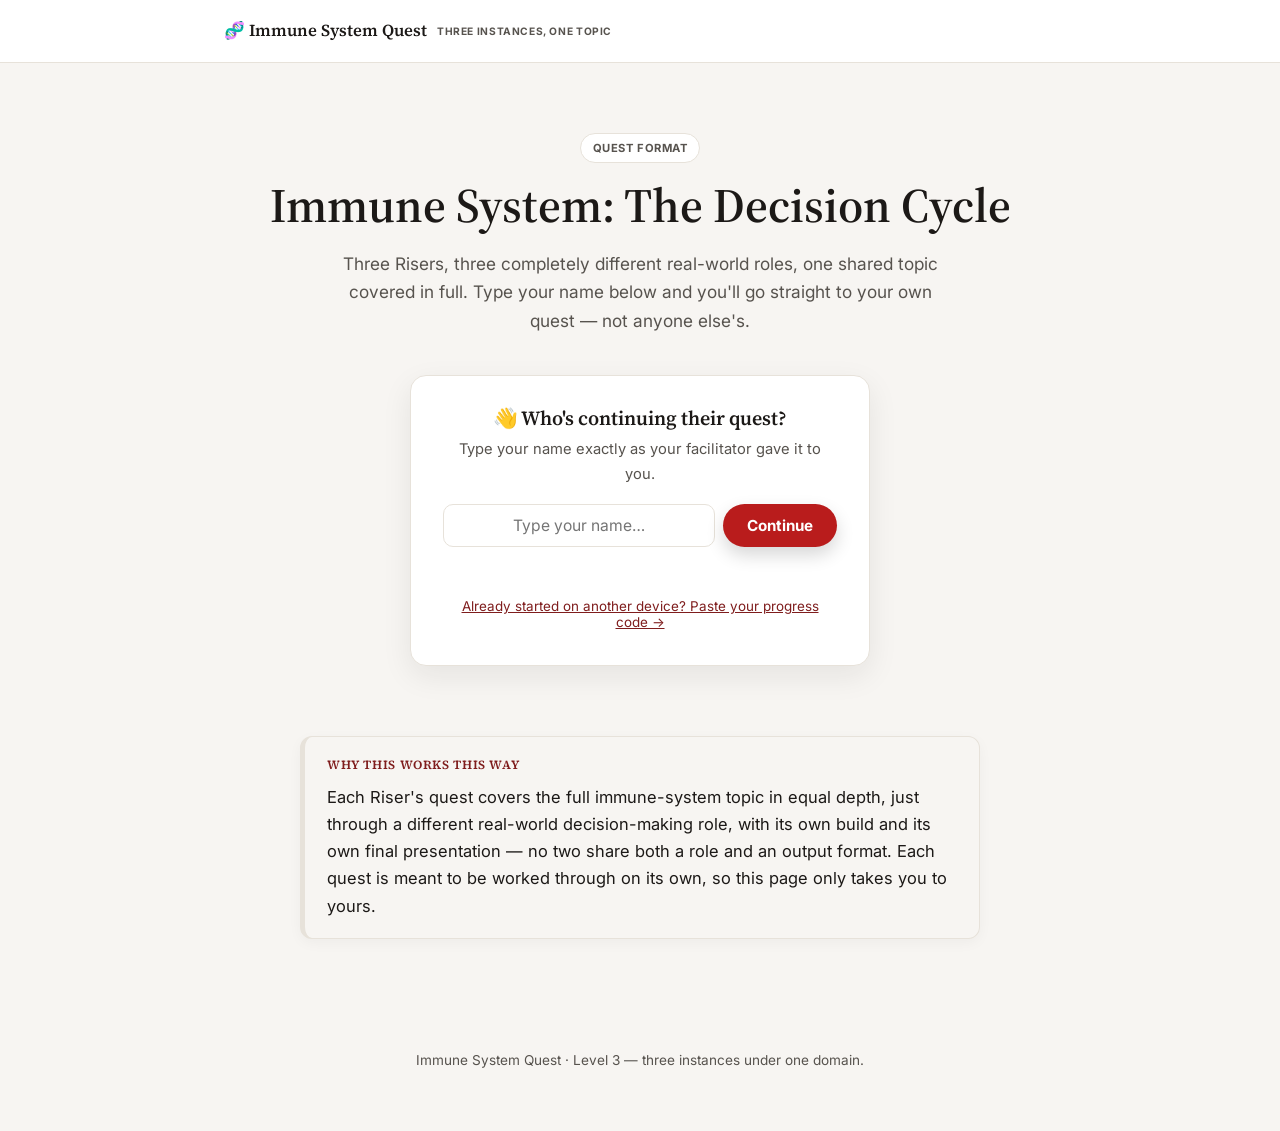
<file: index.html>
<!DOCTYPE html>
<html lang="en">
<head>
<meta charset="UTF-8">
<meta name="viewport" content="width=device-width, initial-scale=1.0">
<title>Immune System — Level 3 Quest</title>
<link rel="preconnect" href="https://fonts.googleapis.com">
<link rel="preconnect" href="https://fonts.gstatic.com" crossorigin>
<link href="https://fonts.googleapis.com/css2?family=Source+Serif+4:wght@500;600;700&family=Inter:wght@400;500;600;700;800&family=IBM+Plex+Mono:wght@500;600&display=swap" rel="stylesheet">
<link rel="stylesheet" href="css/styles.css">
</head>
<body>

<header class="site-header">
  <div class="container">
    <a href="index.html" class="brand">🧬 Immune System Quest<small>Three Instances, One Topic</small></a>
  </div>
</header>

<main class="container">
  <section class="hub-hero">
    <div class="format-pill">Quest Format</div>
    <h1>Immune System: The Decision Cycle</h1>
    <p>Three Risers, three completely different real-world roles, one shared topic covered in full. Type your name below and you'll go straight to your own quest — not anyone else's.</p>
  </section>

  <section class="name-gate">
    <div class="name-gate-card">
      <div id="ask-block">
        <h3>👋 Who's continuing their quest?</h3>
        <p>Type your name exactly as your facilitator gave it to you.</p>
        <form id="hub-name-form">
          <div class="name-gate-row">
            <input type="text" id="hub-name-input" placeholder="Type your name…" maxlength="40" autocomplete="off">
            <button class="btn btn-primary" type="submit">Continue</button>
          </div>
        </form>
        <div class="name-gate-msg" id="hub-name-msg"></div>
        <div class="gate-restore">
          <button type="button" class="gate-restore-toggle" id="gate-restore-toggle">Already started on another device? Paste your progress code →</button>
          <div class="gate-restore-box" id="gate-restore-box">
            <textarea id="gate-restore-input" placeholder="Paste your progress code here…"></textarea>
            <button type="button" class="btn btn-primary" id="gate-restore-btn">Restore my progress</button>
            <div class="gate-restore-msg" id="gate-restore-msg"></div>
          </div>
        </div>
      </div>
      <div class="name-gate-welcome" id="welcome-block">
        <div class="who" id="welcome-who"></div>
        <div class="btn-row" style="justify-content:center;">
          <a class="btn btn-primary" id="welcome-continue-btn" href="#">Continue to my quest →</a>
        </div>
        <button class="name-gate-switch" id="welcome-switch-btn" type="button">Not you? Enter a different name</button>
      </div>
    </div>
  </section>

  <section style="max-width:680px; margin: 0 auto 70px;">
    <div class="callout subtle">
      <span class="callout-label">Why this works this way</span>
      <p style="margin:0;">Each Riser's quest covers the full immune-system topic in equal depth, just through a different real-world decision-making role, with its own build and its own final presentation — no two share both a role and an output format. Each quest is meant to be worked through on its own, so this page only takes you to yours.</p>
    </div>
  </section>
</main>

<footer class="site-footer">
  Immune System Quest · Level 3 — three instances under one domain.
</footer>

<script src="js/quest.js"></script>
<script>
  var KID_KEY = QuestUI.KID_KEY;
  var ROSTER = {
    'shalom': { name: 'Shalom', path: 'shalom/index.html' },
    'michael': { name: 'Michael', path: 'michael/index.html' },
    'karis': { name: 'Karis', path: 'karis/index.html' },
    'nichu': { name: 'Nichu', path: 'nichu/index.html' }
  };

  var askBlock = document.getElementById('ask-block');
  var welcomeBlock = document.getElementById('welcome-block');
  var welcomeWho = document.getElementById('welcome-who');
  var continueBtn = document.getElementById('welcome-continue-btn');

  function showWelcome(entry) {
    askBlock.style.display = 'none';
    welcomeBlock.classList.add('show');
    welcomeWho.textContent = '✅ Welcome back, ' + entry.name + '!';
    continueBtn.href = entry.path;
  }

  function showAsk() {
    welcomeBlock.classList.remove('show');
    askBlock.style.display = 'block';
  }

  var current = null;
  try { current = localStorage.getItem(KID_KEY); } catch (e) {}
  if (current && ROSTER[current.toLowerCase()]) {
    showWelcome(ROSTER[current.toLowerCase()]);
  }

  document.getElementById('hub-name-form').addEventListener('submit', function (e) {
    e.preventDefault();
    var val = (document.getElementById('hub-name-input').value || '').trim().toLowerCase();
    var msg = document.getElementById('hub-name-msg');
    var entry = ROSTER[val];
    if (entry) {
      try { localStorage.setItem(KID_KEY, entry.name); } catch (err) {}
      window.location.href = entry.path;
    } else {
      msg.textContent = "That name isn't part of this quest group — check the spelling, or ask your facilitator.";
    }
  });

  document.getElementById('welcome-switch-btn').addEventListener('click', function () {
    try { localStorage.removeItem(KID_KEY); } catch (e) {}
    showAsk();
  });

  QuestUI.wireRestore(
    document.getElementById('gate-restore-toggle'),
    document.getElementById('gate-restore-box'),
    document.getElementById('gate-restore-input'),
    document.getElementById('gate-restore-btn'),
    document.getElementById('gate-restore-msg'),
    function (result, msg) {
      var entry = ROSTER[result.kid];
      if (!entry) {
        msg.textContent = "⚠ I don't recognize '" + result.kid + "' — ask your facilitator.";
        return;
      }
      QuestUI.applyProgress(result.data);
      msg.textContent = '✓ Restored — taking you to your quest…';
      setTimeout(function () { window.location.href = entry.path; }, 500);
    }
  );
</script>
</body>
</html>
</file>
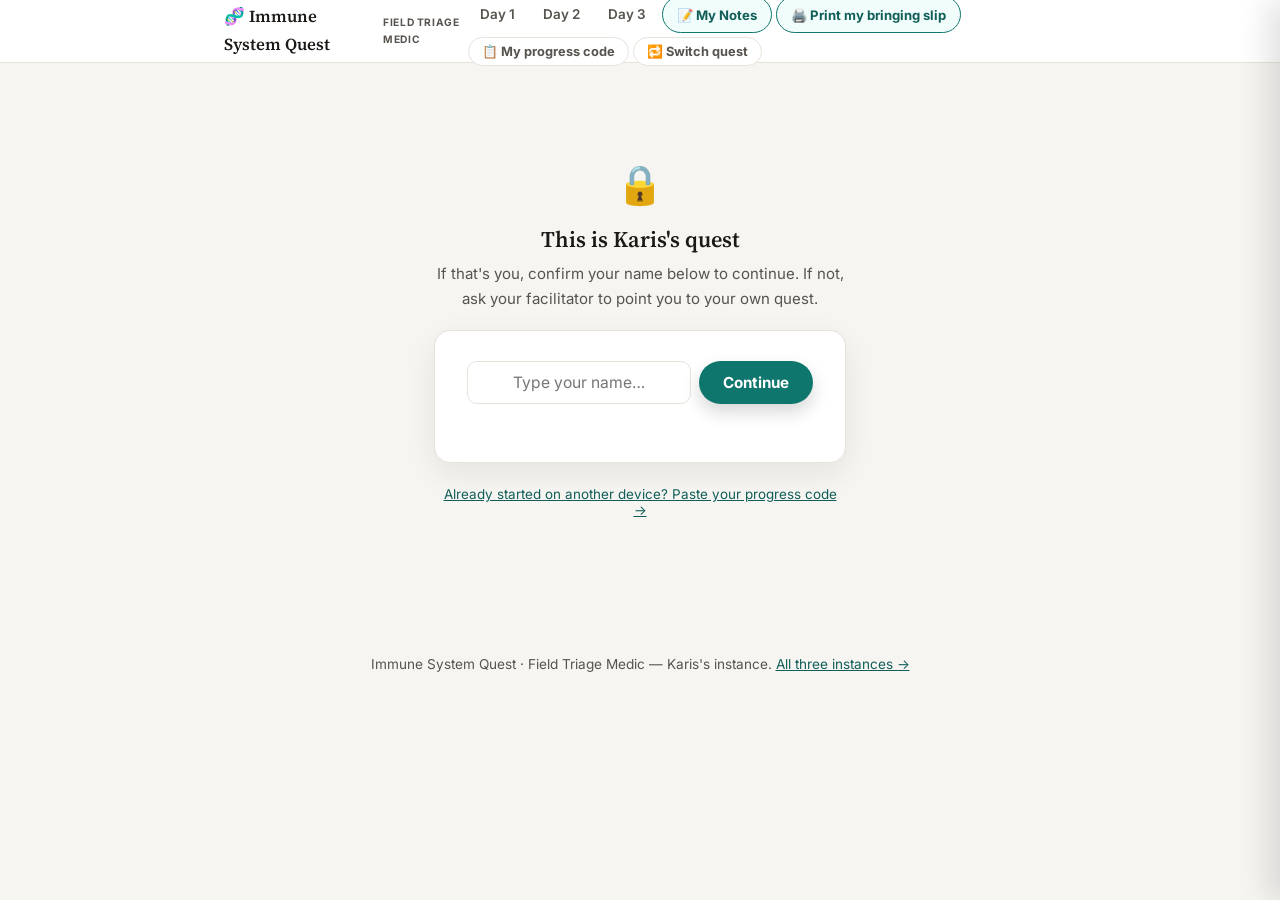
<file: karis/index.html>
<!DOCTYPE html>
<html lang="en">
<head>
<meta charset="UTF-8">
<meta name="viewport" content="width=device-width, initial-scale=1.0">
<title>Immune System — Field Triage Medic</title>
<script>
  (function () {
    try {
      var kid = localStorage.getItem('imm-l3-kid');
      if (!kid || kid.toLowerCase() !== 'karis') document.documentElement.classList.add('gate-locked');
    } catch (e) { document.documentElement.classList.add('gate-locked'); }
  })();
</script>
<style>html.gate-locked main, html.gate-locked .progress-summary { display: none !important; }</style>
<link rel="preconnect" href="https://fonts.googleapis.com">
<link rel="preconnect" href="https://fonts.gstatic.com" crossorigin>
<link href="https://fonts.googleapis.com/css2?family=Source+Serif+4:wght@500;600;700&family=Inter:wght@400;500;600;700;800&family=IBM+Plex+Mono:wght@500;600&display=swap" rel="stylesheet">
<link rel="stylesheet" href="../css/styles.css">
</head>
<body class="lens-karis">

<header class="site-header">
  <div class="container">
    <a href="../index.html" class="brand">🧬 Immune System Quest<small>Field Triage Medic</small></a>
    <nav class="day-nav">
      <a href="#day1">Day 1</a>
      <a href="#day2">Day 2</a>
      <a href="#day3">Day 3</a>
      <button class="notes-toggle-btn" id="notes-toggle-btn" type="button">📝 My Notes</button>
      <button class="print-btn" id="print-slip-btn" type="button">🖨️ Print my bringing slip</button>
      <button class="sync-code-btn" id="copy-progress-btn" type="button">📋 My progress code</button>
      <button class="switch-quest-btn" id="switch-quest-btn" type="button">🔁 Switch quest</button>
    </nav>
  </div>
</header>

<div class="progress-summary">
  <div class="container">
    <div class="progress-seg">
      <span class="progress-seg-label">Day 1</span>
      <div class="progress-seg-track"><div class="progress-seg-fill" id="progress-day1-fill"></div></div>
      <span class="progress-seg-count" id="progress-day1-label">0/4</span>
    </div>
    <div class="progress-seg">
      <span class="progress-seg-label">Day 2</span>
      <div class="progress-seg-track"><div class="progress-seg-fill" id="progress-day2-fill"></div></div>
      <span class="progress-seg-count" id="progress-day2-label">0/6</span>
    </div>
    <div class="progress-seg">
      <span class="progress-seg-label">Day 3</span>
      <div class="progress-seg-track"><div class="progress-seg-fill" id="progress-day3-fill"></div></div>
    </div>
  </div>
</div>

<div id="quest-gate-block">
  <div class="gate-block-wrap">
    <div class="gate-icon">🔒</div>
    <h2>This is Karis's quest</h2>
    <p>If that's you, confirm your name below to continue. If not, ask your facilitator to point you to your own quest.</p>
    <div class="name-gate-card">
      <form id="gate-name-form">
        <div class="name-gate-row">
          <input type="text" id="gate-name-input" placeholder="Type your name…" maxlength="40">
          <button class="btn btn-primary" type="submit">Continue</button>
        </div>
        <div class="name-gate-msg" id="gate-name-msg"></div>
      </form>
    </div>
    <div class="gate-restore">
      <button type="button" class="gate-restore-toggle" id="gate-restore-toggle">Already started on another device? Paste your progress code →</button>
      <div class="gate-restore-box" id="gate-restore-box">
        <textarea id="gate-restore-input" placeholder="Paste your progress code here…"></textarea>
        <button type="button" class="btn btn-primary" id="gate-restore-btn">Restore my progress</button>
        <div class="gate-restore-msg" id="gate-restore-msg"></div>
      </div>
    </div>
  </div>
</div>

<main class="container">

  <!-- COVER -->
  <section class="cover">
    <div class="cover-watermark" aria-hidden="true">🩺</div>
    <div class="format-pill">Quest</div><br>
    <span class="lens-pill">🩺 Field Triage Medic</span>
    <h1>Immune System: Build the First Responder</h1>
    <p class="subtitle">Before a patient ever gets a diagnosis from you, their own phagocytes are already on the case. Build the thing that's already treating them.</p>
    <div class="kid-name">Prepared for: Karis</div>
    <div class="framing">
      <p style="margin:0;">You are the <strong>Field Triage Medic</strong> at a small clinic during a busy outbreak week. Every patient who walks in already has an entire defense system working before you've even looked at their chart. Day 1 briefs you on the full picture — the four pathogen types, the body's barriers, and exactly why antibiotics only work on one of them. Day 2, you build a real, labeled model of a phagocyte caught mid-engulfment — choosing your own materials and justifying every part — proof you understand the frontline responder you're backing up every shift. This week, that's your job too.</p>
    </div>
  </section>

  <!-- DAY 1 -->
  <section class="day-block" id="day1">
    <span class="day-kicker">Day 1 · Clinical Briefing</span>
    <h2>What You're Actually Diagnosing</h2>
    <p class="day-sub">You can't triage a patient correctly if you don't understand what's making them sick. This briefing covers the full picture: the four kinds of pathogen, how the body already fights them, and why an antibiotic is the right call for some patients and useless for others.</p>

    <h3>Why triage decisions start in the body</h3>
    <p>Every decision you make on shift is really just supporting a system that's already running: the patient's own immune system. Long before any medicine is given, the body is already fighting using layers of defense that build on each other. A medic who understands exactly what those layers are doing — and exactly where a medicine like an antibiotic fits in — makes far better calls than one just guessing from symptoms alone.</p>

    <h3 id="sec-pathogens"><span class="sec-num">1</span>The four kinds of patient you'll see</h3>
    <p>A <strong>pathogen</strong> is a microorganism that causes disease, and it always falls into one of four groups. Telling them apart correctly is the single most important skill on your shift, because your treatment options are completely different for each.</p>

    <div class="card-grid">
      <div class="info-card"><h4>🦠 Bacteria</h4><p>Single-celled living organisms. Some release toxins. Example: infected wounds, <em>Salmonella</em> food poisoning. <strong>Antibiotics work here.</strong></p></div>
      <div class="info-card"><h4>🧬 Viruses</h4><p>Not even cells — hijack a host cell to reproduce. Example: colds, flu. <strong>Antibiotics do nothing here.</strong></p></div>
      <div class="info-card"><h4>🍄 Fungi</h4><p>Simple organisms growing on or in the body. Example: ringworm, athlete's foot. <strong>Needs an antifungal, not an antibiotic.</strong></p></div>
      <div class="info-card"><h4>🦟 Protoctists</h4><p>Single-celled, often vector-spread. Example: malaria, via mosquito. <strong>Needs an antimalarial, not an antibiotic.</strong></p></div>
    </div>

    <div class="diagram-card">
      <div class="diagram-title">🧬 Anatomy of a virus</div>
      <div class="diagram-sub">The one pathogen type antibiotics can never treat — worth knowing exactly why.</div>
      <div class="diagram-svg-wrap">
        <svg viewBox="0 0 240 200" width="230" height="190" xmlns="http://www.w3.org/2000/svg">
          <circle cx="120" cy="105" r="52" fill="#fee2e2" stroke="#b91c1c" stroke-width="3"/>
          <path d="M92 105 q8 -18 28 0 q8 18 28 0" stroke="#7f1d1d" stroke-width="4" fill="none" stroke-linecap="round"/>
          <g stroke="#b91c1c" stroke-width="4" stroke-linecap="round">
            <line x1="120" y1="53" x2="120" y2="35"/>
            <line x1="160" y1="70" x2="173" y2="57"/>
            <line x1="172" y1="105" x2="190" y2="105"/>
            <line x1="160" y1="140" x2="173" y2="153"/>
            <line x1="80" y1="140" x2="67" y2="153"/>
            <line x1="68" y1="105" x2="50" y2="105"/>
            <line x1="80" y1="70" x2="67" y2="57"/>
          </g>
          <g fill="#b91c1c">
            <circle cx="120" cy="35" r="5"/><circle cx="173" cy="57" r="5"/><circle cx="190" cy="105" r="5"/>
            <circle cx="173" cy="153" r="5"/><circle cx="67" cy="153" r="5"/><circle cx="50" cy="105" r="5"/><circle cx="67" cy="57" r="5"/>
          </g>
          <circle cx="120" cy="60" r="11" fill="#7f1d1d"/><text x="120" y="65" text-anchor="middle" fill="#fff" font-size="12" font-weight="700">1</text>
          <circle cx="120" cy="105" r="11" fill="#991b1b"/><text x="120" y="110" text-anchor="middle" fill="#fff" font-size="12" font-weight="700">2</text>
          <circle cx="190" cy="105" r="11" fill="#7f1d1d"/><text x="190" y="110" text-anchor="middle" fill="#fff" font-size="12" font-weight="700">3</text>
        </svg>
      </div>
      <div class="diagram-legend">
        <div class="diagram-legend-item"><span class="dl-num">1</span><span class="dl-text"><strong>Capsid</strong> — the protein coat wrapping the whole virus</span></div>
        <div class="diagram-legend-item"><span class="dl-num">2</span><span class="dl-text"><strong>Genetic material</strong> — DNA or RNA, the instructions</span></div>
        <div class="diagram-legend-item"><span class="dl-num">3</span><span class="dl-text"><strong>Spike protein</strong> — latches onto a host cell</span></div>
      </div>
    </div>

    <p>Pathogens reach a patient by <strong>direct contact</strong>, <strong>droplet infection</strong>, <strong>contaminated food or water</strong>, or a <strong>vector</strong> — an organism, often an insect, that carries a pathogen between hosts without getting sick itself. A patient's history of exposure is often your first clue to which of the four you're dealing with.</p>

    <h3 id="sec-barriers"><span class="sec-num">2</span>Line one: barriers (working before the patient even walks in)</h3>
    <p>Before any white blood cell or medicine gets involved, the body's own barriers are already at work: <strong>skin</strong> as a physical wall, <strong>mucus and cilia</strong> trapping and sweeping pathogens out of the airways, <strong>stomach acid</strong> destroying most swallowed pathogens, <strong>lysozyme</strong> in tears and saliva breaking down bacterial cell walls, and <strong>blood clotting</strong> sealing a wound before pathogens can enter through it. A broken barrier — a cut, a burn — is exactly why a wound infection needs different handling than an infection that started elsewhere.</p>

    <div class="process-scene" style="background:linear-gradient(135deg, #0ea5e9, #0369a1);">
      <div class="ps-stage">
        <svg viewBox="0 0 150 130" style="position:absolute; inset:0;">
          <rect x="0" y="95" width="150" height="35" fill="rgba(255,255,255,.18)"/>
          <path class="ps-cilium" d="M25 95 q4 -22 -2 -42" stroke="#fff" stroke-width="4" fill="none" stroke-linecap="round"/>
          <path class="ps-cilium" d="M55 95 q4 -22 -2 -42" stroke="#fff" stroke-width="4" fill="none" stroke-linecap="round"/>
          <path class="ps-cilium" d="M85 95 q4 -22 -2 -42" stroke="#fff" stroke-width="4" fill="none" stroke-linecap="round"/>
          <path class="ps-cilium" d="M115 95 q4 -22 -2 -42" stroke="#fff" stroke-width="4" fill="none" stroke-linecap="round"/>
          <circle cx="30" cy="45" r="6" fill="#fca5a5"/>
        </svg>
      </div>
      <div class="ps-caption">🌬️ Cilia sweep it out</div>
      <div class="ps-sub">A trapped pathogen rides the mucus escalator up and out — a patient may never even notice this defense working.</div>
    </div>

    <div class="callout subtle">
      <span class="callout-label">🔍 Compare Two Cases</span>
      <p style="margin:0 0 8px;"><strong>Patient A:</strong> a deep cut on the hand, now hot, red, and swollen with pus, three days after the injury.<br><strong>Patient B:</strong> a sore throat and fever that started the same day as a cough, with two family members sick too.</p>
      <p style="margin:0;">Which barrier failed first in each case, and what does the timing/pattern tell you about which pathogen type you're more likely dealing with?</p>
      <textarea id="refl-2" placeholder="Explain the difference…"></textarea>
    </div>

    <h3 id="sec-phagocytes"><span class="sec-num">3</span>Line two: phagocytes (the body's own first responders)</h3>
    <p><strong>White blood cells</strong> are the body's infection-fighters, and <strong>phagocytes</strong> respond first. Phagocytosis happens in three stages: <strong>detect</strong>, <strong>engulf</strong>, <strong>digest</strong>. Phagocytes are <strong>non-specific</strong> — fast, but generic. That thick, yellowish pus you'll see on patient charts is mostly dead phagocytes and destroyed pathogens: visible proof the body is already fighting, with or without your help.</p>

    <div class="process-scene" style="background:linear-gradient(135deg, var(--accent), var(--accent-dark));">
      <div class="ps-stage">
        <svg viewBox="0 0 150 130" style="position:absolute; inset:0;">
          <path class="ps-blob" d="M75 15 C100 10 130 30 130 65 C130 100 100 120 75 118 C45 120 15 100 18 65 C15 30 45 12 75 15 Z" fill="rgba(255,255,255,.22)" stroke="#fff" stroke-width="3"/>
          <circle class="ps-target" cx="95" cy="55" r="10" fill="#fde047" stroke="#ca8a04" stroke-width="2"/>
        </svg>
      </div>
      <div class="ps-caption">🧫 Phagocytosis, on loop</div>
      <div class="ps-sub">This is exactly what you're modeling tomorrow — freeze it mid-engulfment and build what you see.</div>
    </div>

    <div class="diagram-card">
      <div class="diagram-title">🔬 A phagocyte, mid-engulfment</div>
      <div class="diagram-sub">The model you're building in Day 2 — every part labeled.</div>
      <div class="diagram-svg-wrap">
        <svg viewBox="0 0 240 200" width="230" height="190" xmlns="http://www.w3.org/2000/svg">
          <path d="M120 25 C165 20 205 55 205 100 C205 145 165 178 120 175 C70 178 30 145 35 100 C30 55 70 22 120 25 Z" fill="#fee2e2" stroke="var(--accent)" stroke-width="3"/>
          <circle cx="140" cy="95" r="16" fill="#fde047" stroke="#ca8a04" stroke-width="2"/>
          <circle cx="90" cy="130" r="5" fill="#fca5a5" opacity=".7"/>
          <circle cx="80" cy="80" r="4" fill="#fca5a5" opacity=".6"/>
          <circle cx="120" cy="60" r="11" fill="var(--accent-dark)"/><text x="120" y="65" text-anchor="middle" fill="#fff" font-size="12" font-weight="700">1</text>
          <circle cx="140" cy="95" r="11" fill="#ca8a04"/><text x="140" y="100" text-anchor="middle" fill="#fff" font-size="12" font-weight="700">2</text>
          <circle cx="90" cy="150" r="11" fill="var(--accent)"/><text x="90" y="155" text-anchor="middle" fill="#fff" font-size="12" font-weight="700">3</text>
        </svg>
      </div>
      <div class="diagram-legend">
        <div class="diagram-legend-item"><span class="dl-num">1</span><span class="dl-text"><strong>Cell membrane</strong> — flows around the target</span></div>
        <div class="diagram-legend-item"><span class="dl-num">2</span><span class="dl-text"><strong>Engulfed pathogen</strong> — trapped and about to be digested</span></div>
        <div class="diagram-legend-item"><span class="dl-num">3</span><span class="dl-text"><strong>Enzymes</strong> — break the pathogen down for good</span></div>
      </div>
    </div>

    <div class="callout">
      <span class="callout-label">🧾 Evidence Log</span>
      <p style="margin:0;">A patient's wound is "healing on its own" according to the chart. What specific visible sign would confirm phagocytes are actually doing that work at the site? Name it, and explain what it tells a medic reading the chart.</p>
      <textarea id="refl-3" placeholder="Name the evidence and what it proves…"></textarea>
    </div>

    <h3 id="sec-antibodies"><span class="sec-num">4</span>Line three: lymphocytes and antibodies (why one infection rarely repeats)</h3>
    <p>Every pathogen carries <strong>antigens</strong> — surface markers that identify it as foreign. <strong>Lymphocytes</strong> recognize one specific antigen and produce <strong>antibodies</strong>: Y-shaped proteins shaped to match that antigen exactly. This response is <strong>specific</strong>, unlike a phagocyte's general attack. Afterward, some lymphocytes remain as <strong>memory cells</strong>, ready to react instantly if that exact pathogen returns — which is why a patient rarely catches the same viral illness (like chickenpox) twice.</p>

    <div class="process-scene" style="background:linear-gradient(135deg, #a855f7, #6d28d9);">
      <div class="ps-stage">
        <svg viewBox="0 0 150 130" class="ps-key" style="position:absolute; inset:0;">
          <path d="M75 18 V55 M75 55 L52 28 M75 55 L98 28" stroke="#fff" stroke-width="7" fill="none" stroke-linecap="round" stroke-linejoin="round"/>
        </svg>
        <svg viewBox="0 0 150 130" style="position:absolute; inset:0;">
          <circle cx="75" cy="90" r="17" fill="#fde047" stroke="#ca8a04" stroke-width="2"/>
        </svg>
      </div>
      <div class="ps-caption">🔑 A perfect match, every time</div>
      <div class="ps-sub">Different response, same patient's body — this is what backs up your phagocytes once they're overwhelmed.</div>
    </div>

    <div class="callout subtle">
      <span class="callout-label">🎓 Patient Explainer</span>
      <p style="margin:0;">A worried parent asks why their child "still got sick" even after recovering from a similar-sounding illness last year. Write the two or three sentences you'd actually say to them at the bedside — simple, accurate, and reassuring.</p>
      <textarea id="refl-4" placeholder="Explain it simply…"></textarea>
    </div>

    <h3 id="sec-vaccines"><span class="sec-num">5</span>Why the antibiotic decision is the one that actually matters</h3>
    <p>There are two routes to immunity. <strong>Active immunity</strong> is the body producing its own antibodies, naturally or from a vaccine. <strong>Passive immunity</strong> is receiving ready-made antibodies from elsewhere — fast, but temporary. Neither one is what you're deciding on shift; you're deciding whether to spend a scarce <strong>antibiotic</strong> dose.</p>
    <p><strong>Antibiotics kill or stop bacteria — and only bacteria.</strong> They do nothing to a virus, a fungus, or a protoctist, because antibiotics target structures that only bacterial cells have. Giving one to the wrong patient doesn't just fail to help them — it wastes a dose a genuinely bacterial patient down the line will need, and contributes to <strong>antibiotic resistance</strong>: bacteria evolving to survive antibiotics that used to work, one of the most serious problems in real medicine today.</p>

    <table class="data-table">
      <thead><tr><th>Presentation</th><th>Most likely pathogen type</th><th>Right call</th></tr></thead>
      <tbody>
        <tr><td>Hot, red, swollen, pus-filled</td><td>Bacterial</td><td class="num">Antibiotic likely appropriate</td></tr>
        <tr><td>Runny nose, cough, whole household sick</td><td>Viral</td><td class="num">Supportive care — no antibiotic</td></tr>
        <tr><td>Itchy, ring-shaped, spreading rash</td><td>Fungal</td><td class="num">Antifungal — no antibiotic</td></tr>
        <tr><td>Fever cycles, recent travel/mosquito exposure</td><td>Protoctist (e.g. malaria)</td><td class="num">Antimalarial — no antibiotic</td></tr>
      </tbody>
    </table>

    <div class="callout">
      <span class="callout-label">📊 Chart Error — catch the mistake</span>
      <p style="margin:0;">A colleague's patient chart reads: <em>"Patient has a viral cold. Prescribed a full course of antibiotics to be safe."</em> Something on this chart is a real clinical error. Correct it exactly as you would if you were signing off on this chart yourself.</p>
      <textarea id="refl-1" placeholder="Type your correction here…"></textarea>
    </div>

    <h3>History: how we learned to tell these apart</h3>
    <div class="timeline">
      <div class="timeline-item"><div class="t-year">1796</div><div class="t-body"><strong>Edward Jenner</strong> creates the world's first vaccine after noticing milkmaids with cowpox rarely caught smallpox.</div></div>
      <div class="timeline-item"><div class="t-year">1876–1884</div><div class="t-body"><strong>Robert Koch</strong> establishes that specific bacteria cause specific diseases, giving medicine a real way to diagnose infections by cause, not just symptom.</div></div>
      <div class="timeline-item"><div class="t-year">1882</div><div class="t-body"><strong>Élie Metchnikoff</strong> discovers phagocytosis, later sharing the 1908 Nobel Prize in Physiology or Medicine.</div></div>
      <div class="timeline-item"><div class="t-year">1890–1901</div><div class="t-body"><strong>Emil von Behring</strong> develops diphtheria antitoxin and receives the first-ever Nobel Prize in Physiology or Medicine in 1901.</div></div>
      <div class="timeline-item"><div class="t-year">1928</div><div class="t-body"><strong>Alexander Fleming</strong> discovers penicillin — the first antibiotic, and the moment "bacterial vs. viral" became a real treatment decision, not just a diagnosis.</div></div>
      <div class="timeline-item"><div class="t-year">1980</div><div class="t-body">The <strong>WHO</strong> declares smallpox eradicated worldwide, through vaccination alone.</div></div>
      <div class="timeline-item"><div class="t-year">2020s</div><div class="t-body">The <strong>WHO's AWaRe framework</strong> becomes a standard clinical tool worldwide, classifying antibiotics to help medics make exactly the kind of call you're about to make.</div></div>
    </div>

    <h3>Real-world application: this is a real job</h3>
    <p>Every hospital and clinic follows <strong>antibiotic stewardship</strong> guidelines (like the WHO's AWaRe classification) specifically to stop antibiotics being given when they won't help. Real triage systems — used in emergency rooms worldwide — sort patients by urgency and treatability using exactly this kind of rapid, information-limited decision-making. Rapid diagnostic tests (checking for bacterial vs. viral markers in minutes) are a real, growing tool designed to make the call you're about to make more accurate under real time pressure.</p>

    <div class="glossary">
      <div class="glossary-item"><div class="word">Pathogen</div><div class="def">A microorganism that causes disease.</div></div>
      <div class="glossary-item"><div class="word">Antibiotic</div><div class="def">A medicine that kills or stops bacteria only — never viruses.</div></div>
      <div class="glossary-item"><div class="word">Antibiotic resistance</div><div class="def">Bacteria evolving to survive antibiotics that used to work.</div></div>
      <div class="glossary-item"><div class="word">Phagocytosis</div><div class="def">A phagocyte engulfing and destroying a pathogen.</div></div>
      <div class="glossary-item"><div class="word">Antibody</div><div class="def">A protein shaped to match one specific antigen.</div></div>
      <div class="glossary-item"><div class="word">Memory cell</div><div class="def">A lymphocyte that "remembers" a pathogen for a faster response later.</div></div>
    </div>

    <div class="game-card">
      <div class="game-title">🎮 Chart Match</div>
      <div class="game-sub">Six key terms from today's whole briefing. Click a term, then its matching definition — no penalty for a wrong guess, just try again.</div>
      <div id="game-day1"></div>
    </div>
  </section>

  <!-- MATERIALS -->
  <section class="day-block">
    <span class="day-kicker">Before Day 2 · Build Kit</span>
    <h2>Choose What You're Bringing</h2>
    <p class="day-sub">This is a pool to pick from, not a checklist — decide what you'll actually use to build a phagocyte caught mid-engulfment.</p>

    <div class="pool-grid">
      <label class="pool-item"><input type="checkbox" checked><span><span class="pool-name">A large ball, balloon, or lump of clay/play-dough</span><span class="pool-sub">This becomes your phagocyte — needs to be reshapeable into an irregular blob.</span></span></label>
      <label class="pool-item"><input type="checkbox" checked><span><span class="pool-name">A small bead, marble, or wadded paper ball</span><span class="pool-sub">The pathogen being engulfed.</span></span></label>
      <label class="pool-item"><input type="checkbox"><span><span class="pool-name">A few small dots — seeds, rice grains, or beads</span><span class="pool-sub">Represents the digestive enzymes at work inside.</span></span></label>
      <label class="pool-item"><input type="checkbox" checked><span><span class="pool-name">Cardboard or a paper plate</span><span class="pool-sub">A mounting base for the finished scene.</span></span></label>
      <label class="pool-item"><input type="checkbox" checked><span><span class="pool-name">Glue, tape, scissors, marker pen</span><span class="pool-sub">The basics for assembling and labeling.</span></span></label>
      <label class="pool-item"><input type="checkbox"><span><span class="pool-name">Small labels or flags on toothpicks</span><span class="pool-sub">For labeling each part clearly.</span></span></label>
    </div>

    <div class="slip-preview">
      <h4>📋 What you're bringing to Day 2:</h4>
      <ul id="slip-list-preview"></ul>
      <div class="slip-empty" id="slip-empty">Nothing selected yet.</div>
    </div>
  </section>

  <!-- DAY 2 -->
  <section class="day-block" id="day2">
    <span class="day-kicker">Day 2 · Build Day</span>
    <h2>Build the Body's First Responder</h2>
    <p class="day-sub">You ARE the frontline responder on shift — today you build the body's own. A real, labeled model of a phagocyte caught mid-engulfment, not before or after.</p>

    <div class="model3d-wrap">
      <div class="model3d">
        <div class="model3d-stage" id="model-stage">
          <div class="model3d-face f1" style="background:linear-gradient(135deg,#2dd4bf,#0f766e);"><span><span class="f-icon">🫧</span>Cell membrane<br>flows around the germ</span></div>
          <div class="model3d-face f2" style="background:linear-gradient(135deg,#5eead4,#115e59);"><span><span class="f-icon">📡</span>Detects chemical<br>"danger" signals</span></div>
          <div class="model3d-face f3" style="background:linear-gradient(135deg,#2dd4bf,#134e4a);"><span><span class="f-icon">👄</span>Engulfs the<br>pathogen whole</span></div>
          <div class="model3d-face f4" style="background:linear-gradient(135deg,#5eead4,#0e7490);"><span><span class="f-icon">🧪</span>Digests it with<br>enzymes</span></div>
          <div class="model3d-face f5" style="background:linear-gradient(135deg,#2dd4bf,#155e75);"><span><span class="f-icon">🩸</span>A type of<br>white blood cell</span></div>
          <div class="model3d-face f6" style="background:linear-gradient(135deg,#5eead4,#164e63);"><span><span class="f-icon">⚡</span>Non-specific —<br>attacks any pathogen</span></div>
        </div>
      </div>
      <div class="model3d-hint">🖱️ Hover to pause and read each face.</div>
      <button class="btn btn-ghost model3d-pause" type="button" id="pause-btn">⏸ Pause rotation</button>
    </div>

    <h3>What your model has to prove</h3>
    <p>A round blob next to a smaller ball doesn't show anything by itself. Your model needs to freeze the exact moment of <strong>engulfment</strong> — the pathogen already partway inside, not sitting next to it — because that's the one detail that actually proves you understand the process, not just the vocabulary.</p>

    <h3 id="sec-plan">Plan before you build</h3>
    <p>Fill this in before you touch the clay. This material-justification table <em>is</em> the real decision — the build itself is just carrying it out.</p>
    <table class="justify-table">
      <thead><tr><th>Part</th><th>What it represents</th><th>Material I'm using</th><th>Why this material fits</th></tr></thead>
      <tbody>
        <tr><td><input placeholder="e.g. Cell membrane"></td><td><input></td><td><input></td><td><textarea></textarea></td></tr>
        <tr><td><input placeholder="e.g. Pathogen"></td><td><input></td><td><input></td><td><textarea></textarea></td></tr>
        <tr><td><input placeholder="e.g. Enzymes"></td><td><input></td><td><input></td><td><textarea></textarea></td></tr>
      </tbody>
    </table>

    <h3>Build it</h3>
    <div class="build-checklist">
      <label class="build-check-item"><input type="checkbox"><span><span class="step-num">1.</span><span class="step-text">Shape your base into an irregular, lumpy blob — real phagocytes constantly change shape, they're never a perfect sphere.</span></span></label>
      <label class="build-check-item"><input type="checkbox"><span><span class="step-num">2.</span><span class="step-text">Position the "pathogen" partway inside the blob — caught mid-engulfment, not fully outside or fully swallowed.</span></span></label>
      <label class="build-check-item"><input type="checkbox"><span><span class="step-num">3.</span><span class="step-text">Add a few small dots near the pathogen to represent the enzymes about to digest it.</span></span></label>
      <label class="build-check-item"><input type="checkbox"><span><span class="step-num">4.</span><span class="step-text">Mount your scene on a base and label every part.</span></span></label>
      <label class="build-check-item"><input type="checkbox"><span><span class="step-num">5.</span><span class="step-text">Write one sentence on why a non-specific responder like this needs to exist alongside the slower, specific one (antibodies).</span></span></label>
    </div>

    <h3>Results</h3>
    <p>Describe your finished model — this doubles as notes for tomorrow's handover.</p>
    <table class="plan-table">
      <tbody>
        <tr><td style="width:140px;"><strong>Parts labeled</strong></td><td><input placeholder="e.g. 3 of 3"></td></tr>
        <tr><td><strong>Does it clearly show mid-engulfment?</strong></td><td><input placeholder="Yes / No, and why"></td></tr>
        <tr><td><strong>Short description</strong></td><td><textarea placeholder="Describe your model in 2–3 sentences…"></textarea></td></tr>
      </tbody>
    </table>

    <div class="callout">
      <span class="callout-label">🪞 Shift Debrief — self-check</span>
      <p style="margin:0;">What might someone misunderstand about your model just by looking at it, without your explanation? Which labeled part are you least confident explaining — and why did you still include it?</p>
      <textarea id="refl-5" placeholder="Write your honest debrief…"></textarea>
    </div>
  </section>

  <!-- DAY 3 -->
  <section class="day-block" id="day3">
    <span class="day-kicker">Day 3 · Handing Off the Shift</span>
    <h2>Present Your Phagocyte</h2>

    <div class="hook-box">
      <div class="hook-label">Your opening move</div>
      <p style="margin:0;">Hold up your model without naming any parts yet, and ask the room: <em>"What moment do you think this is capturing?"</em> Let a few guesses land before you walk through it.</p>
    </div>

    <h3>What to include</h3>
    <ul class="checklist-plain">
      <li>Every labeled part, and what it actually does</li>
      <li>Why your model shows mid-engulfment specifically, not before or after</li>
      <li>The material-justification decision you're least sure about — and why you still made that call</li>
      <li>Why the body still needs the slower, specific response (antibodies) even with phagocytes on patrol</li>
    </ul>

    <div class="facilitator-tip">
      <span class="fac-label">Facilitator only</span>
      <p>If a part of the model looks rough or a material choice feels like a stretch, steer the room's attention there first, not away from it. Real medics are judged by how clearly they can explain an imperfect call, not by pretending every resource was ideal. A kid who can defend WHY a material was the best available option is demonstrating the target skill (decision-making under real constraints) far better than one who happened to have perfect materials on hand.</p>
    </div>
  </section>

</main>

<footer class="site-footer">
  Immune System Quest · Field Triage Medic — Karis's instance. <a href="../index.html">All three instances →</a>
</footer>

<!-- Isolated printable materials slip -->
<div id="print-slip-page">
  <div class="print-slip-sheet">
    <h3>📋 Materials I'm Bringing — Day 2</h3>
    <div class="slip-kid">Field Triage Medic · Karis</div>
    <ul id="slip-list-print"></ul>
  </div>
</div>

<!-- Side notes drawer -->
<div class="notes-backdrop" id="notes-backdrop"></div>
<div class="notes-drawer" id="notes-drawer">
  <div class="notes-drawer-head">
    <h4>📝 My Notes</h4>
    <button class="notes-drawer-close" id="notes-drawer-close" type="button" aria-label="Close notes">&times;</button>
  </div>
  <div class="notes-drawer-body">
    <div class="notes-section-label">Words &amp; phrases I highlighted</div>
    <ul class="hl-collected-list" id="hl-collected-list"></ul>
    <div class="hl-collected-empty" id="hl-collected-empty">Select any text on the page and click "🖍 Highlight" — it'll show up here.</div>
    <div class="notes-section-label">My notes</div>
    <textarea class="notes-textarea" id="notes-textarea" placeholder="Jot down anything — new words, questions, ideas for your handover…"></textarea>
    <div class="notes-saved-msg" id="notes-saved-msg"></div>
  </div>
</div>

<script src="../js/quest.js"></script>
<script>
  QuestUI.initKidGate('Karis');
  QuestUI.initProgressSync('karis');
  QuestUI.initHighlighter('karis');
  QuestUI.initNotesDrawer('karis');
  QuestUI.initMaterialsPool('karis');
  QuestUI.initBuildChecklist('karis');
  QuestUI.initFieldAutosave('karis');
  QuestUI.initProgressBar('karis');
  QuestUI.initMatchGame('game-day1', [
    ['Pathogen', 'A microorganism that causes disease'],
    ['Vector', 'Carries a pathogen between hosts without getting sick itself'],
    ['Cilia', 'Sweep trapped pathogens out of the airways'],
    ['Phagocytosis', 'A phagocyte engulfing and destroying a pathogen'],
    ['Antibody', 'A protein shaped to match one specific antigen'],
    ['Herd immunity', 'Population-wide protection when enough people are immune']
  ], { pageKey: 'karis' });
  QuestUI.initReflectionChecks('karis', [
    { id: 'refl-1', groups: [['virus', 'viral'], ['antibiotic'], ["won't work", "won't help", "don't work", "doesn't work", "no effect", "not work", "useless", 'wrong']],
      reread: { anchor: 'sec-vaccines', label: '5. Why the antibiotic decision is the one that actually matters' } },
    { id: 'refl-2', groups: [['skin', 'wound', 'cut'], ['viral', 'virus', 'droplet', 'airborne', 'respiratory', 'cough']],
      reread: { anchor: 'sec-barriers', label: '2. Line one: barriers' } },
    { id: 'refl-3', groups: [['pus', 'inflammation', 'red', 'swoll'], ['phagocyte', 'white blood cell']],
      reread: { anchor: 'sec-phagocytes', label: '3. Line two: phagocytes' } },
    { id: 'refl-4', groups: [['memory cell'], ['fast', 'quick']],
      reread: { anchor: 'sec-antibodies', label: '4. Line three: lymphocytes and antibodies' } },
    { id: 'refl-5', groups: [['part', 'label'], ['material']],
      reread: { anchor: 'sec-plan', label: 'Plan before you build' } }
  ]);

  var modelPaused = false;
  document.getElementById('pause-btn').addEventListener('click', function () {
    modelPaused = !modelPaused;
    document.getElementById('model-stage').classList.toggle('paused', modelPaused);
    this.textContent = modelPaused ? '▶ Resume rotation' : '⏸ Pause rotation';
  });

  window.addEventListener('beforeprint', function () { document.body.classList.add('printing-slip'); });
  window.addEventListener('afterprint', function () { document.body.classList.remove('printing-slip'); });
</script>
</body>
</html>
</file>
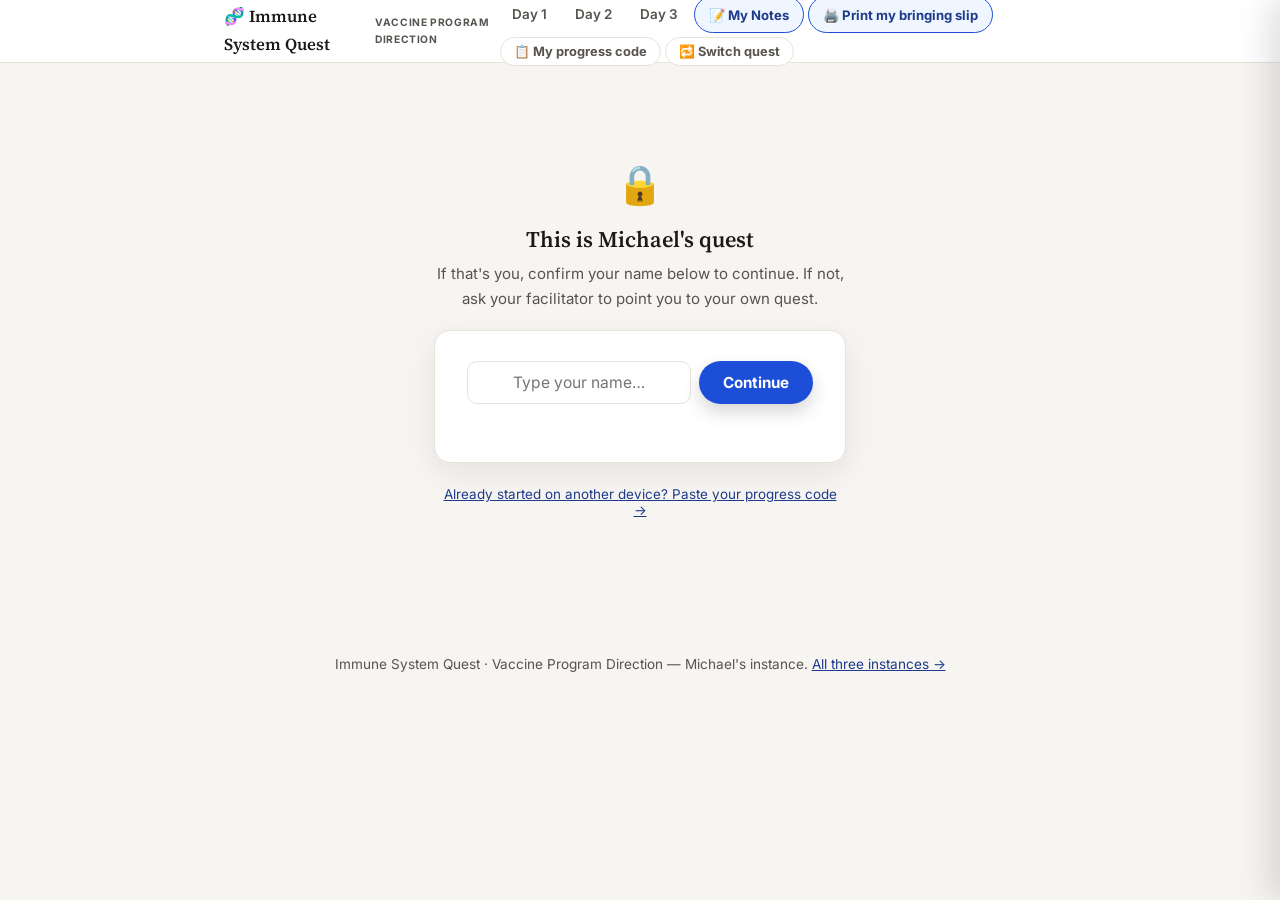
<file: michael/index.html>
<!DOCTYPE html>
<html lang="en">
<head>
<meta charset="UTF-8">
<meta name="viewport" content="width=device-width, initial-scale=1.0">
<title>Immune System — Vaccine Program Direction</title>
<script>
  (function () {
    try {
      var kid = localStorage.getItem('imm-l3-kid');
      if (!kid || kid.toLowerCase() !== 'michael') document.documentElement.classList.add('gate-locked');
    } catch (e) { document.documentElement.classList.add('gate-locked'); }
  })();
</script>
<style>html.gate-locked main, html.gate-locked .progress-summary { display: none !important; }</style>
<link rel="preconnect" href="https://fonts.googleapis.com">
<link rel="preconnect" href="https://fonts.gstatic.com" crossorigin>
<link href="https://fonts.googleapis.com/css2?family=Source+Serif+4:wght@500;600;700&family=Inter:wght@400;500;600;700;800&family=IBM+Plex+Mono:wght@500;600&display=swap" rel="stylesheet">
<link rel="stylesheet" href="../css/styles.css">
</head>
<body class="lens-michael">

<header class="site-header">
  <div class="container">
    <a href="../index.html" class="brand">🧬 Immune System Quest<small>Vaccine Program Direction</small></a>
    <nav class="day-nav">
      <a href="#day1">Day 1</a>
      <a href="#day2">Day 2</a>
      <a href="#day3">Day 3</a>
      <button class="notes-toggle-btn" id="notes-toggle-btn" type="button">📝 My Notes</button>
      <button class="print-btn" id="print-slip-btn" type="button">🖨️ Print my bringing slip</button>
      <button class="sync-code-btn" id="copy-progress-btn" type="button">📋 My progress code</button>
      <button class="switch-quest-btn" id="switch-quest-btn" type="button">🔁 Switch quest</button>
    </nav>
  </div>
</header>

<div class="progress-summary">
  <div class="container">
    <div class="progress-seg">
      <span class="progress-seg-label">Day 1</span>
      <div class="progress-seg-track"><div class="progress-seg-fill" id="progress-day1-fill"></div></div>
      <span class="progress-seg-count" id="progress-day1-label">0/4</span>
    </div>
    <div class="progress-seg">
      <span class="progress-seg-label">Day 2</span>
      <div class="progress-seg-track"><div class="progress-seg-fill" id="progress-day2-fill"></div></div>
      <span class="progress-seg-count" id="progress-day2-label">0/6</span>
    </div>
    <div class="progress-seg">
      <span class="progress-seg-label">Day 3</span>
      <div class="progress-seg-track"><div class="progress-seg-fill" id="progress-day3-fill"></div></div>
    </div>
  </div>
</div>

<div id="quest-gate-block">
  <div class="gate-block-wrap">
    <div class="gate-icon">🔒</div>
    <h2>This is Michael's quest</h2>
    <p>If that's you, confirm your name below to continue. If not, ask your facilitator to point you to your own quest.</p>
    <div class="name-gate-card">
      <form id="gate-name-form">
        <div class="name-gate-row">
          <input type="text" id="gate-name-input" placeholder="Type your name…" maxlength="40">
          <button class="btn btn-primary" type="submit">Continue</button>
        </div>
        <div class="name-gate-msg" id="gate-name-msg"></div>
      </form>
    </div>
    <div class="gate-restore">
      <button type="button" class="gate-restore-toggle" id="gate-restore-toggle">Already started on another device? Paste your progress code →</button>
      <div class="gate-restore-box" id="gate-restore-box">
        <textarea id="gate-restore-input" placeholder="Paste your progress code here…"></textarea>
        <button type="button" class="btn btn-primary" id="gate-restore-btn">Restore my progress</button>
        <div class="gate-restore-msg" id="gate-restore-msg"></div>
      </div>
    </div>
  </div>
</div>

<main class="container">

  <!-- COVER -->
  <section class="cover">
    <div class="cover-watermark" aria-hidden="true">💉</div>
    <div class="format-pill">Quest</div><br>
    <span class="lens-pill">💰 Vaccine Program Director</span>
    <h1>Immune System: What You're Actually Funding</h1>
    <p class="subtitle">Every dollar in your budget buys a specific biological event inside a real body. Can you build the thing you're paying for?</p>
    <div class="kid-name">Prepared for: Michael</div>
    <div class="framing">
      <p style="margin:0;">You are the <strong>Vaccine Program Director</strong> for a national health budget. It's easy to move numbers on a ledger without ever picturing what those numbers actually train the body to do. Day 1 briefs you on the real biology behind every line item. Day 2, you build a real, labeled model of an antibody locking onto its one matching antigen — choosing your own materials and justifying every part — proof you understand exactly what a vaccine program buys, not just what it costs. Real directors who can't explain the biology don't keep their budgets long. This week, neither do you, unless you can.</p>
    </div>
  </section>

  <!-- DAY 1 -->
  <section class="day-block" id="day1">
    <span class="day-kicker">Day 1 · Program Briefing</span>
    <h2>The Science Behind Every Budget Line</h2>
    <p class="day-sub">You can't defend a funding decision you don't understand. This briefing covers the full picture: what a vaccine is actually protecting against, how the body's own defenses work, and the real math that turns a biology fact into a budget line.</p>

    <h3>Why funding decisions start in the body</h3>
    <p>Every vaccine program you'll ever fund is really just giving the immune system a head start. Long before any program exists, the human body is already fighting pathogens using layers of defense that build on each other. Understanding exactly what each layer does — and exactly what a vaccine adds to it — is the entire foundation of a defensible funding decision. A director who doesn't understand the biology is just guessing with other people's money.</p>

    <h3 id="sec-pathogens"><span class="sec-num">1</span>The threat: what a vaccine program is actually funded to stop</h3>
    <p>A <strong>pathogen</strong> is a microorganism that causes disease. Pathogens fall into four groups, and the group matters for funding — a vaccine works differently against each.</p>

    <div class="card-grid">
      <div class="info-card"><h4>🦠 Bacteria</h4><p>Single-celled living organisms. Some cause illness by releasing toxins. Example: <em>Salmonella</em> (food poisoning), <em>Mycobacterium tuberculosis</em> (TB).</p></div>
      <div class="info-card"><h4>🧬 Viruses</h4><p>Not even cells — tiny particles that hijack a host cell to reproduce. Example: influenza, measles.</p></div>
      <div class="info-card"><h4>🍄 Fungi</h4><p>Simple organisms that grow on or in the body. Example: <em>Tinea</em> (ringworm, athlete's foot).</p></div>
      <div class="info-card"><h4>🦟 Protoctists</h4><p>Single-celled organisms, often vector-spread. Example: <em>Plasmodium</em> (malaria), carried by mosquitoes.</p></div>
    </div>

    <div class="diagram-card">
      <div class="diagram-title">🧬 Anatomy of a virus</div>
      <div class="diagram-sub">Every vaccine on your ledger is ultimately built around structures like this.</div>
      <div class="diagram-svg-wrap">
        <svg viewBox="0 0 240 200" width="230" height="190" xmlns="http://www.w3.org/2000/svg">
          <circle cx="120" cy="105" r="52" fill="#fee2e2" stroke="#b91c1c" stroke-width="3"/>
          <path d="M92 105 q8 -18 28 0 q8 18 28 0" stroke="#7f1d1d" stroke-width="4" fill="none" stroke-linecap="round"/>
          <g stroke="#b91c1c" stroke-width="4" stroke-linecap="round">
            <line x1="120" y1="53" x2="120" y2="35"/>
            <line x1="160" y1="70" x2="173" y2="57"/>
            <line x1="172" y1="105" x2="190" y2="105"/>
            <line x1="160" y1="140" x2="173" y2="153"/>
            <line x1="80" y1="140" x2="67" y2="153"/>
            <line x1="68" y1="105" x2="50" y2="105"/>
            <line x1="80" y1="70" x2="67" y2="57"/>
          </g>
          <g fill="#b91c1c">
            <circle cx="120" cy="35" r="5"/><circle cx="173" cy="57" r="5"/><circle cx="190" cy="105" r="5"/>
            <circle cx="173" cy="153" r="5"/><circle cx="67" cy="153" r="5"/><circle cx="50" cy="105" r="5"/><circle cx="67" cy="57" r="5"/>
          </g>
          <circle cx="120" cy="60" r="11" fill="#7f1d1d"/><text x="120" y="65" text-anchor="middle" fill="#fff" font-size="12" font-weight="700">1</text>
          <circle cx="120" cy="105" r="11" fill="#991b1b"/><text x="120" y="110" text-anchor="middle" fill="#fff" font-size="12" font-weight="700">2</text>
          <circle cx="190" cy="105" r="11" fill="#7f1d1d"/><text x="190" y="110" text-anchor="middle" fill="#fff" font-size="12" font-weight="700">3</text>
        </svg>
      </div>
      <div class="diagram-legend">
        <div class="diagram-legend-item"><span class="dl-num">1</span><span class="dl-text"><strong>Capsid</strong> — the protein coat wrapping the whole virus</span></div>
        <div class="diagram-legend-item"><span class="dl-num">2</span><span class="dl-text"><strong>Genetic material</strong> — DNA or RNA, the instructions</span></div>
        <div class="diagram-legend-item"><span class="dl-num">3</span><span class="dl-text"><strong>Spike protein</strong> — latches onto a host cell</span></div>
      </div>
    </div>

    <p>Pathogens spread by <strong>direct contact</strong>, <strong>droplet infection</strong>, <strong>contaminated food or water</strong>, or a <strong>vector</strong> — an organism, often an insect, that carries a pathogen between hosts without getting sick itself. A vaccine program's real-world impact depends partly on how its target disease spreads in the first place.</p>

    <h3 id="sec-barriers"><span class="sec-num">2</span>Line one: barriers (the defense you're not funding, because it's already free)</h3>
    <p>Before a vaccine or a white blood cell ever gets involved, the body already has physical and chemical barriers doing constant work: <strong>skin</strong> as a physical wall, <strong>mucus and cilia</strong> trapping and sweeping pathogens out of the airways, <strong>stomach acid</strong> destroying most swallowed pathogens, <strong>lysozyme</strong> in tears and saliva breaking down bacterial cell walls, and <strong>blood clotting</strong> sealing a wound before pathogens can enter through it.</p>

    <div class="process-scene" style="background:linear-gradient(135deg, #0ea5e9, #0369a1);">
      <div class="ps-stage">
        <svg viewBox="0 0 150 130" style="position:absolute; inset:0;">
          <rect x="0" y="95" width="150" height="35" fill="rgba(255,255,255,.18)"/>
          <path class="ps-cilium" d="M25 95 q4 -22 -2 -42" stroke="#fff" stroke-width="4" fill="none" stroke-linecap="round"/>
          <path class="ps-cilium" d="M55 95 q4 -22 -2 -42" stroke="#fff" stroke-width="4" fill="none" stroke-linecap="round"/>
          <path class="ps-cilium" d="M85 95 q4 -22 -2 -42" stroke="#fff" stroke-width="4" fill="none" stroke-linecap="round"/>
          <path class="ps-cilium" d="M115 95 q4 -22 -2 -42" stroke="#fff" stroke-width="4" fill="none" stroke-linecap="round"/>
          <circle cx="30" cy="45" r="6" fill="#fca5a5"/>
        </svg>
      </div>
      <div class="ps-caption">🌬️ Cilia sweep it out</div>
      <div class="ps-sub">A trapped pathogen rides the mucus escalator up and out — no budget line required.</div>
    </div>

    <div class="callout subtle">
      <span class="callout-label">🔍 Compare Two Cases</span>
      <p style="margin:0 0 8px;"><strong>Program A:</strong> targets a disease that mainly spreads through contaminated drinking water.<br><strong>Program B:</strong> targets a disease that mainly spreads through coughs and sneezes indoors.</p>
      <p style="margin:0;">Which body barrier is most directly relevant to each — and would a non-vaccine investment (like clean water infrastructure, or better ventilation) meaningfully compete with either program for the same budget?</p>
      <textarea id="refl-2" placeholder="Explain the difference…"></textarea>
    </div>

    <h3 id="sec-phagocytes"><span class="sec-num">3</span>Line two: phagocytes (what your budget is backing up)</h3>
    <p><strong>White blood cells</strong> are the body's dedicated infection-fighters, and <strong>phagocytes</strong> respond first. Phagocytosis happens in three stages: <strong>detect</strong>, <strong>engulf</strong>, <strong>digest</strong>. Phagocytes are <strong>non-specific</strong> — fast, but generic, treating every pathogen the same way. A vaccine doesn't replace this system; it works alongside it.</p>

    <div class="process-scene" style="background:linear-gradient(135deg, var(--accent), var(--accent-dark));">
      <div class="ps-stage">
        <svg viewBox="0 0 150 130" style="position:absolute; inset:0;">
          <path class="ps-blob" d="M75 15 C100 10 130 30 130 65 C130 100 100 120 75 118 C45 120 15 100 18 65 C15 30 45 12 75 15 Z" fill="rgba(255,255,255,.22)" stroke="#fff" stroke-width="3"/>
          <circle class="ps-target" cx="95" cy="55" r="10" fill="#fde047" stroke="#ca8a04" stroke-width="2"/>
        </svg>
      </div>
      <div class="ps-caption">🧫 Phagocytosis, on loop</div>
      <div class="ps-sub">This runs whether or not a vaccine program exists — it's the baseline you're building on top of.</div>
    </div>

    <div class="callout">
      <span class="callout-label">🧾 Evidence Log</span>
      <p style="margin:0;">A field clinic reports that a funded program's target population is "recovering from minor infections without needing antibiotics." What visible sign at an infected site would tell you phagocytes — not the vaccine itself — are doing that work? Name it and explain what it proves.</p>
      <textarea id="refl-3" placeholder="Name the evidence and what it proves…"></textarea>
    </div>

    <h3 id="sec-antibodies"><span class="sec-num">4</span>Line three: lymphocytes and antibodies (what a vaccine actually trains)</h3>
    <p>Every pathogen carries <strong>antigens</strong> — surface markers that identify it as foreign. <strong>Lymphocytes</strong> recognize one specific antigen and produce <strong>antibodies</strong>: Y-shaped proteins shaped to match that antigen exactly. This is exactly what a vaccine is designed to trigger — real antibody production, plus <strong>memory cells</strong> that make the next response much faster. This response is <strong>specific</strong>, unlike a phagocyte's general attack. Memory cells are the entire point of funding a vaccine program at all — without them, you'd only be buying temporary protection.</p>

    <div class="process-scene" style="background:linear-gradient(135deg, #a855f7, #6d28d9);">
      <div class="ps-stage">
        <svg viewBox="0 0 150 130" class="ps-key" style="position:absolute; inset:0;">
          <path d="M75 18 V55 M75 55 L52 28 M75 55 L98 28" stroke="#fff" stroke-width="7" fill="none" stroke-linecap="round" stroke-linejoin="round"/>
        </svg>
        <svg viewBox="0 0 150 130" style="position:absolute; inset:0;">
          <circle cx="75" cy="90" r="17" fill="#fde047" stroke="#ca8a04" stroke-width="2"/>
        </svg>
      </div>
      <div class="ps-caption">🔑 A perfect match, every time</div>
      <div class="ps-sub">This is exactly what you're funding — and exactly the model you'll build tomorrow.</div>
    </div>

    <div class="diagram-card">
      <div class="diagram-title">🔑 Antibody meets antigen</div>
      <div class="diagram-sub">The model you're building in Day 2 — every part labeled.</div>
      <div class="diagram-svg-wrap">
        <svg viewBox="0 0 240 200" width="230" height="190" xmlns="http://www.w3.org/2000/svg">
          <path d="M120 20 V90 M120 90 L75 40 M120 90 L165 40" stroke="#7e22ce" stroke-width="10" fill="none" stroke-linecap="round" stroke-linejoin="round"/>
          <circle cx="120" cy="150" r="24" fill="#fde047" stroke="#ca8a04" stroke-width="3"/>
          <circle cx="75" cy="40" r="11" fill="#a855f7"/><text x="75" y="45" text-anchor="middle" fill="#fff" font-size="12" font-weight="700">1</text>
          <circle cx="120" cy="90" r="11" fill="#7e22ce"/><text x="120" y="95" text-anchor="middle" fill="#fff" font-size="12" font-weight="700">2</text>
          <circle cx="120" cy="150" r="11" fill="#ca8a04"/><text x="120" y="155" text-anchor="middle" fill="#fff" font-size="12" font-weight="700">3</text>
        </svg>
      </div>
      <div class="diagram-legend">
        <div class="diagram-legend-item"><span class="dl-num">1</span><span class="dl-text"><strong>Antigen-binding site</strong> — the exact-fit tip</span></div>
        <div class="diagram-legend-item"><span class="dl-num">2</span><span class="dl-text"><strong>Antibody</strong> — the whole Y-shaped protein</span></div>
        <div class="diagram-legend-item"><span class="dl-num">3</span><span class="dl-text"><strong>Antigen</strong> — the pathogen's one matching ID tag</span></div>
      </div>
    </div>

    <div class="callout subtle">
      <span class="callout-label">🎓 Board Explainer</span>
      <p style="margin:0;">A funding board member keeps asking why you can't just fund "one universal vaccine" for every disease. Write the two or three sentences you'd use to explain antibody specificity to them — simply enough that a non-scientist on the board would actually understand your answer.</p>
      <textarea id="refl-4" placeholder="Explain it simply…"></textarea>
    </div>

    <h3 id="sec-vaccines"><span class="sec-num">5</span>The real number every budget line depends on</h3>
    <p>There are two routes to immunity. <strong>Active immunity</strong> is the body producing its own antibodies and memory cells, either naturally or from a vaccine. <strong>Passive immunity</strong> is receiving ready-made antibodies from elsewhere — fast, but temporary, since no memory cells form. A vaccine works by triggering real active immunity safely — but only ahead of exposure: it primes the body to prevent a future infection, it doesn't cure one a patient already has. That's a budget distinction too — a vaccine program is money spent on prevention, not treatment.</p>
    <p>Every disease has a <strong>basic reproduction number (R0)</strong> — roughly how many new people one infected person infects in a population with no immunity. R0 sets the <strong>herd immunity threshold</strong>: the percentage of a population that must be immune before an outbreak can't sustain itself. This threshold is the number that turns your budget into doses, and doses into cost.</p>

    <table class="data-table">
      <thead><tr><th>Disease type</th><th>R0 (typical range)</th><th>Herd immunity threshold</th></tr></thead>
      <tbody>
        <tr><td>Seasonal flu-like</td><td class="num">0.9 – 2.1</td><td class="num">~45 – 52%</td></tr>
        <tr><td>COVID-19-like (original strain)</td><td class="num">2 – 3</td><td class="num">~50 – 67%</td></tr>
        <tr><td>Polio-like</td><td class="num">3 – 4</td><td class="num">~75 – 80%</td></tr>
        <tr><td>Measles-like</td><td class="num">12 – 18</td><td class="num">~93 – 95%</td></tr>
      </tbody>
    </table>
    <p style="font-size:.85rem; color:var(--ink-soft);">Real-world figures, cited from published epidemiological reviews. The formula behind the threshold is simple: <strong>threshold ≈ 1 − (1 ÷ R0)</strong> — you'll use this exact formula in Day 2.</p>

    <p><strong>Antibiotics</strong> kill or stop bacteria — never viruses, since antibiotics target structures bacterial cells have that viruses don't. This is why an antibiotic program is never a substitute for a vaccine program against a viral disease. Overusing antibiotics also drives <strong>antibiotic resistance</strong>, a cost real health budgets have to plan around.</p>

    <div class="callout">
      <span class="callout-label">📎 Memo Flag — check this claim</span>
      <p style="margin:0;">A budget memo on your desk claims: <em>"Program X targets a fungal skin infection, so a vaccine should clear it up completely within days, just like an antibiotic would."</em> Something in that memo is scientifically wrong. Correct it as if you're sending the memo back to whoever wrote it.</p>
      <textarea id="refl-1" placeholder="Type your correction here…"></textarea>
    </div>

    <h3>History: how vaccine funding became a real institution</h3>
    <div class="timeline">
      <div class="timeline-item"><div class="t-year">1796</div><div class="t-body"><strong>Edward Jenner</strong> creates the world's first vaccine after noticing milkmaids with cowpox rarely caught smallpox.</div></div>
      <div class="timeline-item"><div class="t-year">1879–1885</div><div class="t-body"><strong>Louis Pasteur</strong> establishes germ theory and develops the first lab-made weakened-pathogen vaccines.</div></div>
      <div class="timeline-item"><div class="t-year">1882</div><div class="t-body"><strong>Élie Metchnikoff</strong> discovers phagocytosis, later sharing the 1908 Nobel Prize in Physiology or Medicine.</div></div>
      <div class="timeline-item"><div class="t-year">1890–1901</div><div class="t-body"><strong>Emil von Behring</strong> develops diphtheria antitoxin and receives the first-ever Nobel Prize in Physiology or Medicine in 1901.</div></div>
      <div class="timeline-item"><div class="t-year">1928</div><div class="t-body"><strong>Alexander Fleming</strong> discovers penicillin, the first antibiotic.</div></div>
      <div class="timeline-item"><div class="t-year">1974</div><div class="t-body">The <strong>WHO Expanded Programme on Immunization</strong> launches, formally establishing national vaccine budgeting as a global public health institution.</div></div>
      <div class="timeline-item"><div class="t-year">1980</div><div class="t-body">The <strong>WHO</strong> declares smallpox eradicated — proof a fully-funded, fully-executed program can eliminate a disease entirely.</div></div>
      <div class="timeline-item"><div class="t-year">2020</div><div class="t-body"><strong>mRNA vaccine technology</strong> is funded and deployed at record speed during COVID-19, reshaping how fast a program can go from approval to rollout.</div></div>
    </div>

    <h3>Real-world application: this is a real job</h3>
    <p>National <strong>immunization programs</strong> — like India's Universal Immunization Programme or the WHO's Expanded Programme on Immunization — run on fixed annual budgets and real coverage targets, exactly like your Day 2 cycle. Vaccine cold-chain logistics (keeping doses refrigerated from factory to clinic) is a real, expensive constraint that can wipe out purchased doses if it fails — you'll see this in Day 2 too. Hospitals follow <strong>antibiotic stewardship</strong> guidelines (like the WHO's AWaRe classification) to protect against resistance, which any responsible health budget accounts for. Vaccine manufacturers and health ministries negotiate <strong>per-dose pricing</strong> every year — the exact kind of number you'll be working with.</p>

    <div class="glossary">
      <div class="glossary-item"><div class="word">Herd immunity threshold</div><div class="def">The % of a population that must be immune to stall an outbreak.</div></div>
      <div class="glossary-item"><div class="word">R0 (basic reproduction number)</div><div class="def">Average new infections one case causes with no immunity present.</div></div>
      <div class="glossary-item"><div class="word">Active immunity</div><div class="def">Immunity from your own body making antibodies — natural or vaccine-triggered.</div></div>
      <div class="glossary-item"><div class="word">Cold chain</div><div class="def">The refrigerated supply chain keeping vaccines viable from factory to clinic.</div></div>
      <div class="glossary-item"><div class="word">Antibody</div><div class="def">A protein shaped to match one specific antigen.</div></div>
      <div class="glossary-item"><div class="word">Antibiotic resistance</div><div class="def">Bacteria evolving to survive antibiotics that used to work.</div></div>
    </div>

    <div class="game-card">
      <div class="game-title">🎮 Program Intake Match</div>
      <div class="game-sub">Six key terms from today's whole briefing. Click a term, then its matching definition — no penalty for a wrong guess, just try again.</div>
      <div id="game-day1"></div>
    </div>
  </section>

  <!-- MATERIALS -->
  <section class="day-block">
    <span class="day-kicker">Before Day 2 · Build Kit</span>
    <h2>Choose What You're Bringing</h2>
    <p class="day-sub">This is a pool to pick from, not a checklist — decide what you'll actually use to build a working antibody-antigen model.</p>

    <div class="pool-grid">
      <label class="pool-item"><input type="checkbox" checked><span><span class="pool-name">2 pipe cleaners or twist ties</span><span class="pool-sub">For the Y-shaped antibody itself.</span></span></label>
      <label class="pool-item"><input type="checkbox" checked><span><span class="pool-name">A button, bead, or small distinctly-shaped block</span><span class="pool-sub">This is the matching antigen.</span></span></label>
      <label class="pool-item"><input type="checkbox" checked><span><span class="pool-name">A second, differently-shaped button or bead</span><span class="pool-sub">A non-matching antigen, to prove your antibody is specific.</span></span></label>
      <label class="pool-item"><input type="checkbox" checked><span><span class="pool-name">Cardboard or stiff paper</span><span class="pool-sub">A mounting board for the finished model.</span></span></label>
      <label class="pool-item"><input type="checkbox"><span><span class="pool-name">A small pouch, envelope, or extra bead set aside</span><span class="pool-sub">Represents a "stored" memory cell, ready for next time.</span></span></label>
      <label class="pool-item"><input type="checkbox"><span><span class="pool-name">A syringe or vial shape (drawn or cut out)</span><span class="pool-sub">Optional — represents the vaccine that trained this whole response.</span></span></label>
      <label class="pool-item"><input type="checkbox" checked><span><span class="pool-name">Glue, tape, scissors, marker pen</span><span class="pool-sub">The basics for assembling and labeling.</span></span></label>
      <label class="pool-item"><input type="checkbox"><span><span class="pool-name">Small labels or flags on toothpicks</span><span class="pool-sub">For labeling each part clearly.</span></span></label>
    </div>

    <div class="slip-preview">
      <h4>📋 What you're bringing to Day 2:</h4>
      <ul id="slip-list-preview"></ul>
      <div class="slip-empty" id="slip-empty">Nothing selected yet.</div>
    </div>
  </section>

  <!-- DAY 2 -->
  <section class="day-block" id="day2">
    <span class="day-kicker">Day 2 · Build Day</span>
    <h2>Build What You're Actually Funding</h2>
    <p class="day-sub">A budget line is abstract. What it trains inside the body isn't. Today you build a real, labeled antibody-antigen "lock and key" model — proof of exactly what a vaccine dollar buys.</p>

    <div class="model3d-wrap">
      <div class="model3d">
        <div class="model3d-stage" id="model-stage">
          <div class="model3d-face f1" style="background:linear-gradient(135deg,#c084fc,#7e22ce);"><span><span class="f-icon">🔑</span>Antibody<br>Y-shaped protein</span></div>
          <div class="model3d-face f2" style="background:linear-gradient(135deg,#e9d5ff,#6d28d9);"><span><span class="f-icon">🎯</span>Binding site<br>matches ONE antigen</span></div>
          <div class="model3d-face f3" style="background:linear-gradient(135deg,#c084fc,#581c87);"><span><span class="f-icon">🏭</span>Made by<br>a lymphocyte</span></div>
          <div class="model3d-face f4" style="background:linear-gradient(135deg,#e9d5ff,#4c1d95);"><span><span class="f-icon">🏷️</span>Antigen<br>the pathogen's ID tag</span></div>
          <div class="model3d-face f5" style="background:linear-gradient(135deg,#c084fc,#3b0764);"><span><span class="f-icon">💉</span>Vaccine<br>trains this safely</span></div>
          <div class="model3d-face f6" style="background:linear-gradient(135deg,#e9d5ff,#701a75);"><span><span class="f-icon">🧠</span>Memory cell<br>remembers this shape</span></div>
        </div>
      </div>
      <div class="model3d-hint">🖱️ Hover to pause and read each face.</div>
      <button class="btn btn-ghost model3d-pause" type="button" id="pause-btn">⏸ Pause rotation</button>
    </div>

    <h3>What your model has to prove</h3>
    <p>Any model can show a Y-shape next to a circle. Yours needs to prove <strong>specificity</strong> — that this exact antibody fits ONE antigen and nothing else. That's the whole reason vaccines can't be "one size fits all," and it's the single most important thing your build has to demonstrate.</p>

    <h3 id="sec-plan">Plan before you build</h3>
    <p>Fill this in before you glue anything down. This material-justification table <em>is</em> the real decision — the build itself is just carrying it out.</p>
    <table class="justify-table">
      <thead><tr><th>Part</th><th>What it represents</th><th>Material I'm using</th><th>Why this material fits</th></tr></thead>
      <tbody>
        <tr><td><input placeholder="e.g. Antibody"></td><td><input></td><td><input></td><td><textarea></textarea></td></tr>
        <tr><td><input placeholder="e.g. Matching antigen"></td><td><input></td><td><input></td><td><textarea></textarea></td></tr>
        <tr><td><input placeholder="e.g. Non-matching antigen"></td><td><input></td><td><input></td><td><textarea></textarea></td></tr>
        <tr><td><input placeholder="e.g. Memory cell"></td><td><input></td><td><input></td><td><textarea></textarea></td></tr>
      </tbody>
    </table>

    <h3>Build it</h3>
    <div class="build-checklist">
      <label class="build-check-item"><input type="checkbox"><span><span class="step-num">1.</span><span class="step-text">Bend your pipe cleaners into a Y-shape and twist them together at the base — this whole shape is your antibody.</span></span></label>
      <label class="build-check-item"><input type="checkbox"><span><span class="step-num">2.</span><span class="step-text">Shape the two tips so they curl around and grip your first button/bead exactly — this is the antigen-binding site.</span></span></label>
      <label class="build-check-item"><input type="checkbox"><span><span class="step-num">3.</span><span class="step-text">Mount that matching antigen beside the antibody, and try to fit the same tips around your second, differently-shaped antigen — it should clearly NOT fit.</span></span></label>
      <label class="build-check-item"><input type="checkbox"><span><span class="step-num">4.</span><span class="step-text">Add a "stored" memory cell element off to the side, ready for a repeat exposure.</span></span></label>
      <label class="build-check-item"><input type="checkbox"><span><span class="step-num">5.</span><span class="step-text">Label every part, then write one sentence on why one vaccine can't protect against every disease.</span></span></label>
    </div>

    <h3>Results</h3>
    <p>Describe your finished model — this doubles as notes for tomorrow's pitch.</p>
    <table class="plan-table">
      <tbody>
        <tr><td style="width:140px;"><strong>Parts labeled</strong></td><td><input placeholder="e.g. 4 of 4"></td></tr>
        <tr><td><strong>Does the "wrong" antigen visibly fail to fit?</strong></td><td><input placeholder="Yes / No, and why"></td></tr>
        <tr><td><strong>Short description</strong></td><td><textarea placeholder="Describe your model in 2–3 sentences…"></textarea></td></tr>
      </tbody>
    </table>

    <div class="callout">
      <span class="callout-label">🪞 Budget Debrief — self-check</span>
      <p style="margin:0;">What might someone misunderstand about your model just by looking at it? If a review board member picked up your non-matching antigen and asked "why doesn't this fit," what would you actually say?</p>
      <textarea id="refl-5" placeholder="Write your honest debrief…"></textarea>
    </div>
  </section>

  <!-- DAY 3 -->
  <section class="day-block" id="day3">
    <span class="day-kicker">Day 3 · Defending the Budget</span>
    <h2>Present What You're Funding</h2>

    <div class="hook-box">
      <div class="hook-label">Your opening move</div>
      <p style="margin:0;">Hold up your non-matching antigen first, without explaining it, and ask the room: <em>"Why do you think this one doesn't fit?"</em> Let a few guesses land before you reveal the matching one.</p>
    </div>

    <h3>What to include</h3>
    <ul class="checklist-plain">
      <li>Every labeled part, and what it actually does</li>
      <li>Proof your antibody is specific — why the second antigen doesn't fit</li>
      <li>The material-justification decision you're least sure about — and why you still made that call</li>
      <li>Why this means one vaccine can never cover every disease, in plain language a review board would understand</li>
    </ul>

    <div class="facilitator-tip">
      <span class="fac-label">Facilitator only</span>
      <p>If a part of the model looks rough or a material choice feels like a stretch, steer the room's attention there first, not away from it. Real budget directors defend hard trade-offs every single cycle. A kid who can explain WHY a material was the best available option, and own an imperfect build out loud, is demonstrating the target skill far better than one who avoids the topic.</p>
    </div>
  </section>

</main>

<footer class="site-footer">
  Immune System Quest · Vaccine Program Direction — Michael's instance. <a href="../index.html">All three instances →</a>
</footer>

<!-- Isolated printable materials slip -->
<div id="print-slip-page">
  <div class="print-slip-sheet">
    <h3>📋 Materials I'm Bringing — Day 2</h3>
    <div class="slip-kid">Vaccine Program Direction · Michael</div>
    <ul id="slip-list-print"></ul>
  </div>
</div>

<!-- Side notes drawer -->
<div class="notes-backdrop" id="notes-backdrop"></div>
<div class="notes-drawer" id="notes-drawer">
  <div class="notes-drawer-head">
    <h4>📝 My Notes</h4>
    <button class="notes-drawer-close" id="notes-drawer-close" type="button" aria-label="Close notes">&times;</button>
  </div>
  <div class="notes-drawer-body">
    <div class="notes-section-label">Words &amp; phrases I highlighted</div>
    <ul class="hl-collected-list" id="hl-collected-list"></ul>
    <div class="hl-collected-empty" id="hl-collected-empty">Select any text on the page and click "🖍 Highlight" — it'll show up here.</div>
    <div class="notes-section-label">My notes</div>
    <textarea class="notes-textarea" id="notes-textarea" placeholder="Jot down anything — new words, questions, ideas for your pitch…"></textarea>
    <div class="notes-saved-msg" id="notes-saved-msg"></div>
  </div>
</div>

<script src="../js/quest.js"></script>
<script>
  QuestUI.initKidGate('Michael');
  QuestUI.initProgressSync('michael');
  QuestUI.initHighlighter('michael');
  QuestUI.initNotesDrawer('michael');
  QuestUI.initMaterialsPool('michael');
  QuestUI.initBuildChecklist('michael');
  QuestUI.initFieldAutosave('michael');
  QuestUI.initProgressBar('michael');
  QuestUI.initMatchGame('game-day1', [
    ['Pathogen', 'A microorganism that causes disease'],
    ['Vector', 'Carries a pathogen between hosts without getting sick itself'],
    ['Cilia', 'Sweep trapped pathogens out of the airways'],
    ['Phagocytosis', 'A phagocyte engulfing and destroying a pathogen'],
    ['Antibody', 'A protein shaped to match one specific antigen'],
    ['Herd immunity', 'Population-wide protection when enough people are immune']
  ], { pageKey: 'michael' });
  QuestUI.initReflectionChecks('michael', [
    { id: 'refl-1', groups: [['fungal', 'fungus'], ['antifungal', 'prevent', 'before you get sick', 'future infection', "doesn't cure", 'not a cure']],
      reread: { anchor: 'sec-vaccines', label: '5. The real number every budget line depends on' } },
    { id: 'refl-2', groups: [['stomach acid', 'gut', 'digestive', 'water'], ['cilia', 'mucus', 'airway', 'respiratory', 'ventilation', 'air']],
      reread: { anchor: 'sec-barriers', label: '2. Line one: barriers' } },
    { id: 'refl-3', groups: [['pus', 'inflammation', 'red', 'swoll'], ['phagocyte', 'white blood cell']],
      reread: { anchor: 'sec-phagocytes', label: '3. Line two: phagocytes' } },
    { id: 'refl-4', groups: [['antigen'], ['specific', 'exact', 'match', 'lock and key', 'shape']],
      reread: { anchor: 'sec-antibodies', label: '4. Line three: lymphocytes and antibodies' } },
    { id: 'refl-5', groups: [['part', 'label'], ['material']],
      reread: { anchor: 'sec-plan', label: 'Plan before you build' } }
  ]);

  var modelPaused = false;
  document.getElementById('pause-btn').addEventListener('click', function () {
    modelPaused = !modelPaused;
    document.getElementById('model-stage').classList.toggle('paused', modelPaused);
    this.textContent = modelPaused ? '▶ Resume rotation' : '⏸ Pause rotation';
  });

  window.addEventListener('beforeprint', function () { document.body.classList.add('printing-slip'); });
  window.addEventListener('afterprint', function () { document.body.classList.remove('printing-slip'); });
</script>
</body>
</html>
</file>
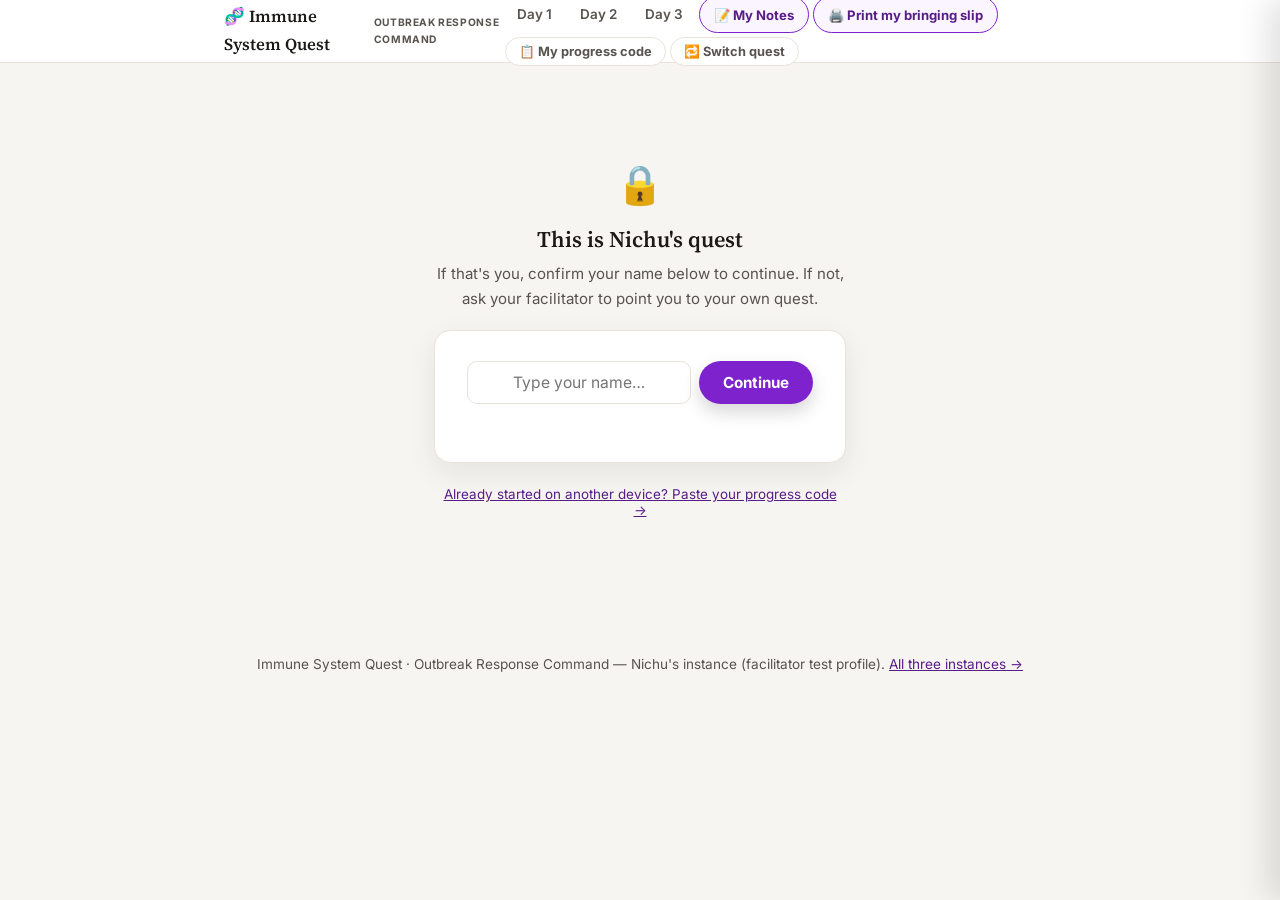
<file: nichu/index.html>
<!DOCTYPE html>
<html lang="en">
<head>
<meta charset="UTF-8">
<meta name="viewport" content="width=device-width, initial-scale=1.0">
<title>Immune System — Outbreak Response Command</title>
<script>
  (function () {
    try {
      var kid = localStorage.getItem('imm-l3-kid');
      if (!kid || kid.toLowerCase() !== 'nichu') document.documentElement.classList.add('gate-locked');
    } catch (e) { document.documentElement.classList.add('gate-locked'); }
  })();
</script>
<style>html.gate-locked main, html.gate-locked .progress-summary { display: none !important; }</style>
<link rel="preconnect" href="https://fonts.googleapis.com">
<link rel="preconnect" href="https://fonts.gstatic.com" crossorigin>
<link href="https://fonts.googleapis.com/css2?family=Source+Serif+4:wght@500;600;700&family=Inter:wght@400;500;600;700;800&family=IBM+Plex+Mono:wght@500;600&display=swap" rel="stylesheet">
<link rel="stylesheet" href="../css/styles.css">
</head>
<body class="lens-nichu">

<header class="site-header">
  <div class="container">
    <a href="../index.html" class="brand">🧬 Immune System Quest<small>Outbreak Response Command</small></a>
    <nav class="day-nav">
      <a href="#day1">Day 1</a>
      <a href="#day2">Day 2</a>
      <a href="#day3">Day 3</a>
      <button class="notes-toggle-btn" id="notes-toggle-btn" type="button">📝 My Notes</button>
      <button class="print-btn" id="print-slip-btn" type="button">🖨️ Print my bringing slip</button>
      <button class="sync-code-btn" id="copy-progress-btn" type="button">📋 My progress code</button>
      <button class="switch-quest-btn" id="switch-quest-btn" type="button">🔁 Switch quest</button>
    </nav>
  </div>
</header>

<div class="progress-summary">
  <div class="container">
    <div class="progress-seg">
      <span class="progress-seg-label">Day 1</span>
      <div class="progress-seg-track"><div class="progress-seg-fill" id="progress-day1-fill"></div></div>
      <span class="progress-seg-count" id="progress-day1-label">0/4</span>
    </div>
    <div class="progress-seg">
      <span class="progress-seg-label">Day 2</span>
      <div class="progress-seg-track"><div class="progress-seg-fill" id="progress-day2-fill"></div></div>
      <span class="progress-seg-count" id="progress-day2-label">0/6</span>
    </div>
    <div class="progress-seg">
      <span class="progress-seg-label">Day 3</span>
      <div class="progress-seg-track"><div class="progress-seg-fill" id="progress-day3-fill"></div></div>
    </div>
  </div>
</div>

<div id="quest-gate-block">
  <div class="gate-block-wrap">
    <div class="gate-icon">🔒</div>
    <h2>This is Nichu's quest</h2>
    <p>If that's you, confirm your name below to continue. If not, ask your facilitator to point you to your own quest.</p>
    <div class="name-gate-card">
      <form id="gate-name-form">
        <div class="name-gate-row">
          <input type="text" id="gate-name-input" placeholder="Type your name…" maxlength="40">
          <button class="btn btn-primary" type="submit">Continue</button>
        </div>
        <div class="name-gate-msg" id="gate-name-msg"></div>
      </form>
    </div>
    <div class="gate-restore">
      <button type="button" class="gate-restore-toggle" id="gate-restore-toggle">Already started on another device? Paste your progress code →</button>
      <div class="gate-restore-box" id="gate-restore-box">
        <textarea id="gate-restore-input" placeholder="Paste your progress code here…"></textarea>
        <button type="button" class="btn btn-primary" id="gate-restore-btn">Restore my progress</button>
        <div class="gate-restore-msg" id="gate-restore-msg"></div>
      </div>
    </div>
  </div>
</div>

<main class="container">

  <!-- COVER -->
  <section class="cover">
    <div class="cover-watermark" aria-hidden="true">🚨</div>
    <div class="format-pill">Quest</div><br>
    <span class="lens-pill">🚨 Outbreak Response Commander</span>
    <h1>Immune System: Know Your Enemy</h1>
    <p class="subtitle">A new outbreak has reached your region. Before you can command a response, you need to know exactly what you're facing — well enough to build it.</p>
    <div class="kid-name">Prepared for: Nichu</div>
    <div class="framing">
      <p style="margin:0;">You are the <strong>Outbreak Response Commander</strong> for a regional health authority. A new outbreak has reached your region, and every decision you make depends on correctly identifying what's actually spreading — a virus needs a completely different response than a vector-borne protoctist. Day 1 briefs you on the full threat. Day 2, you build a real, labeled model of the exact pathogen you've decided is most likely — choosing your own materials and justifying every part — so you can brief the room with more than a guess. Real commanders study the pathogen before they ever deploy a resource. This week, so do you.</p>
    </div>
  </section>

  <!-- DAY 1 -->
  <section class="day-block" id="day1">
    <span class="day-kicker">Day 1 · Briefing</span>
    <h2>Know Your Enemy Before You Deploy</h2>
    <p class="day-sub">You can't allocate resources well if you don't understand what you're actually defending against. This briefing covers the full picture: what you're up against, how the body already fights it, and how real health authorities make the same kind of call you're about to make.</p>

    <h3>Why command decisions start in the body</h3>
    <p>Every containment decision you'll ever make is really just backing up a system that's already running: the human immune system. Long before any health authority steps in, every person's body is already fighting pathogens on its own, using layers of defense that build on each other. Understanding exactly how those layers work — where they're strong, and where they need backup — is the entire foundation of good outbreak command. A commander who doesn't understand the body's own defenses is making decisions blind.</p>

    <h3 id="sec-pathogens"><span class="sec-num">1</span>The threat: what you're actually defending against</h3>
    <p>A <strong>pathogen</strong> is a microorganism that causes disease. Not all microorganisms are pathogens — but the ones that are fall into four groups, and each one behaves differently enough that your response has to account for the difference.</p>

    <div class="card-grid">
      <div class="info-card"><h4>🦠 Bacteria</h4><p>Single-celled living organisms. Some cause illness by releasing toxins. Example: <em>Salmonella</em> (food poisoning), <em>Mycobacterium tuberculosis</em> (TB).</p></div>
      <div class="info-card"><h4>🧬 Viruses</h4><p>Not even cells — tiny particles that hijack a host cell to reproduce. Example: influenza, measles.</p></div>
      <div class="info-card"><h4>🍄 Fungi</h4><p>Simple organisms that grow on or in the body. Example: <em>Tinea</em> (ringworm, athlete's foot).</p></div>
      <div class="info-card"><h4>🦟 Protoctists</h4><p>Single-celled organisms, often vector-spread. Example: <em>Plasmodium</em> (malaria), carried by mosquitoes.</p></div>
    </div>

    <div class="diagram-card">
      <div class="diagram-title">🧬 Anatomy of a virus</div>
      <div class="diagram-sub">The pathogen type you'll likely build in Day 2 — worth knowing cold.</div>
      <div class="diagram-svg-wrap">
        <svg viewBox="0 0 240 200" width="230" height="190" xmlns="http://www.w3.org/2000/svg">
          <circle cx="120" cy="105" r="52" fill="#fee2e2" stroke="#b91c1c" stroke-width="3"/>
          <path d="M92 105 q8 -18 28 0 q8 18 28 0" stroke="#7f1d1d" stroke-width="4" fill="none" stroke-linecap="round"/>
          <g stroke="#b91c1c" stroke-width="4" stroke-linecap="round">
            <line x1="120" y1="53" x2="120" y2="35"/>
            <line x1="160" y1="70" x2="173" y2="57"/>
            <line x1="172" y1="105" x2="190" y2="105"/>
            <line x1="160" y1="140" x2="173" y2="153"/>
            <line x1="80" y1="140" x2="67" y2="153"/>
            <line x1="68" y1="105" x2="50" y2="105"/>
            <line x1="80" y1="70" x2="67" y2="57"/>
          </g>
          <g fill="#b91c1c">
            <circle cx="120" cy="35" r="5"/><circle cx="173" cy="57" r="5"/><circle cx="190" cy="105" r="5"/>
            <circle cx="173" cy="153" r="5"/><circle cx="67" cy="153" r="5"/><circle cx="50" cy="105" r="5"/><circle cx="67" cy="57" r="5"/>
          </g>
          <circle cx="120" cy="60" r="11" fill="#7f1d1d"/><text x="120" y="65" text-anchor="middle" fill="#fff" font-size="12" font-weight="700">1</text>
          <circle cx="120" cy="105" r="11" fill="#991b1b"/><text x="120" y="110" text-anchor="middle" fill="#fff" font-size="12" font-weight="700">2</text>
          <circle cx="190" cy="105" r="11" fill="#7f1d1d"/><text x="190" y="110" text-anchor="middle" fill="#fff" font-size="12" font-weight="700">3</text>
        </svg>
      </div>
      <div class="diagram-legend">
        <div class="diagram-legend-item"><span class="dl-num">1</span><span class="dl-text"><strong>Capsid</strong> — the protein coat wrapping the whole virus</span></div>
        <div class="diagram-legend-item"><span class="dl-num">2</span><span class="dl-text"><strong>Genetic material</strong> — DNA or RNA, the instructions</span></div>
        <div class="diagram-legend-item"><span class="dl-num">3</span><span class="dl-text"><strong>Spike protein</strong> — latches onto a host cell</span></div>
      </div>
    </div>

    <p>Transmission matters just as much as pathogen type. A pathogen can spread by <strong>direct contact</strong> (touching skin or body fluids), <strong>droplet infection</strong> (a cough or sneeze), <strong>contaminated food or water</strong>, or a <strong>vector</strong> — an organism, often an insect, that carries the pathogen between hosts without getting sick itself. Your containment plan for a droplet-spread disease looks nothing like your plan for a vector-spread one.</p>

    <h3 id="sec-barriers"><span class="sec-num">2</span>Line one: barriers (the defense that's already deployed)</h3>
    <p>Before a single white blood cell gets involved, the body has physical and chemical barriers doing constant, unpaid work: <strong>skin</strong> as a physical wall, <strong>mucus and cilia</strong> trapping and sweeping pathogens out of the airways, <strong>stomach acid</strong> destroying most swallowed pathogens, <strong>lysozyme</strong> in tears and saliva breaking down bacterial cell walls, and <strong>blood clotting</strong> sealing a wound before pathogens can use it as an entry point.</p>

    <div class="process-scene" style="background:linear-gradient(135deg, #0ea5e9, #0369a1);">
      <div class="ps-stage">
        <svg viewBox="0 0 150 130" style="position:absolute; inset:0;">
          <rect x="0" y="95" width="150" height="35" fill="rgba(255,255,255,.18)"/>
          <path class="ps-cilium" d="M25 95 q4 -22 -2 -42" stroke="#fff" stroke-width="4" fill="none" stroke-linecap="round"/>
          <path class="ps-cilium" d="M55 95 q4 -22 -2 -42" stroke="#fff" stroke-width="4" fill="none" stroke-linecap="round"/>
          <path class="ps-cilium" d="M85 95 q4 -22 -2 -42" stroke="#fff" stroke-width="4" fill="none" stroke-linecap="round"/>
          <path class="ps-cilium" d="M115 95 q4 -22 -2 -42" stroke="#fff" stroke-width="4" fill="none" stroke-linecap="round"/>
          <circle cx="30" cy="45" r="6" fill="#fca5a5"/>
        </svg>
      </div>
      <div class="ps-caption">🌬️ Cilia sweep it out</div>
      <div class="ps-sub">A trapped pathogen rides the mucus escalator up and out — long before it ever reaches the lungs.</div>
    </div>

    <div class="callout subtle">
      <span class="callout-label">🔍 Compare Two Cases</span>
      <p style="margin:0 0 8px;"><strong>Case A:</strong> A settlement's water supply becomes contaminated after flooding damages the filtration system.<br><strong>Case B:</strong> A settlement reports a rise in chest infections after a wildfire fills the air with smoke for a week.</p>
      <p style="margin:0;">Which body barrier is most directly compromised in each case — and why would a health authority respond differently to the two?</p>
      <textarea id="refl-2" placeholder="Explain the difference…"></textarea>
    </div>

    <h3 id="sec-phagocytes"><span class="sec-num">3</span>Line two: phagocytes (the fast, general-purpose response)</h3>
    <p><strong>White blood cells</strong> are the body's dedicated infection-fighters, and <strong>phagocytes</strong> are the first kind to respond. Phagocytosis happens in three stages: the phagocyte <strong>detects</strong> chemical signals from damaged tissue or pathogens, <strong>engulfs</strong> the pathogen completely, then <strong>digests</strong> it with enzymes. Phagocytes are <strong>non-specific</strong> — they attack any pathogen the same way, which makes them fast but generic. That thick, yellowish pus around an infected wound is mostly dead phagocytes and destroyed pathogens — visible evidence a battle already happened.</p>

    <div class="process-scene" style="background:linear-gradient(135deg, var(--accent), var(--accent-dark));">
      <div class="ps-stage">
        <svg viewBox="0 0 150 130" style="position:absolute; inset:0;">
          <path class="ps-blob" d="M75 15 C100 10 130 30 130 65 C130 100 100 120 75 118 C45 120 15 100 18 65 C15 30 45 12 75 15 Z" fill="rgba(255,255,255,.22)" stroke="#fff" stroke-width="3"/>
          <circle class="ps-target" cx="95" cy="55" r="10" fill="#fde047" stroke="#ca8a04" stroke-width="2"/>
        </svg>
      </div>
      <div class="ps-caption">🧫 Phagocytosis, on loop</div>
      <div class="ps-sub">Detect → engulf → digest. It doesn't check what the pathogen is first — it just responds.</div>
    </div>

    <div class="diagram-card">
      <div class="diagram-title">🔬 A phagocyte, mid-engulfment</div>
      <div class="diagram-sub">Freeze the animation above and this is what you'd see.</div>
      <div class="diagram-svg-wrap">
        <svg viewBox="0 0 240 200" width="230" height="190" xmlns="http://www.w3.org/2000/svg">
          <path d="M120 25 C165 20 205 55 205 100 C205 145 165 178 120 175 C70 178 30 145 35 100 C30 55 70 22 120 25 Z" fill="#fee2e2" stroke="var(--accent)" stroke-width="3"/>
          <circle cx="140" cy="95" r="16" fill="#fde047" stroke="#ca8a04" stroke-width="2"/>
          <circle cx="90" cy="130" r="5" fill="#fca5a5" opacity=".7"/>
          <circle cx="80" cy="80" r="4" fill="#fca5a5" opacity=".6"/>
          <circle cx="120" cy="60" r="11" fill="var(--accent-dark)"/><text x="120" y="65" text-anchor="middle" fill="#fff" font-size="12" font-weight="700">1</text>
          <circle cx="140" cy="95" r="11" fill="#ca8a04"/><text x="140" y="100" text-anchor="middle" fill="#fff" font-size="12" font-weight="700">2</text>
          <circle cx="90" cy="150" r="11" fill="var(--accent)"/><text x="90" y="155" text-anchor="middle" fill="#fff" font-size="12" font-weight="700">3</text>
        </svg>
      </div>
      <div class="diagram-legend">
        <div class="diagram-legend-item"><span class="dl-num">1</span><span class="dl-text"><strong>Cell membrane</strong> — flows around the target</span></div>
        <div class="diagram-legend-item"><span class="dl-num">2</span><span class="dl-text"><strong>Engulfed pathogen</strong> — trapped and about to be digested</span></div>
        <div class="diagram-legend-item"><span class="dl-num">3</span><span class="dl-text"><strong>Enzymes</strong> — break the pathogen down for good</span></div>
      </div>
    </div>

    <div class="callout">
      <span class="callout-label">🧾 Evidence Log</span>
      <p style="margin:0;">A field report says a settlement's minor wound infections are "healing well on their own, no cause for concern." What specific physical sign, mentioned in this section, would you look for to confirm phagocytes are actually doing their job at the wound site? Name it and explain what it tells you.</p>
      <textarea id="refl-3" placeholder="Name the evidence and what it proves…"></textarea>
    </div>

    <h3 id="sec-antibodies"><span class="sec-num">4</span>Line three: lymphocytes and antibodies (the precision strike)</h3>
    <p>Every pathogen carries <strong>antigens</strong> — marker molecules on its surface that identify it as foreign. <strong>Lymphocytes</strong> are white blood cells that recognize one specific antigen; once triggered, they multiply and produce <strong>antibodies</strong> — Y-shaped proteins shaped to match that one antigen exactly, like a key cut for one lock. Antibodies clump pathogens together and mark them for phagocytes to finish off. This response is <strong>specific</strong>, unlike a phagocyte's non-specific attack. After the infection clears, some lymphocytes remain as <strong>memory cells</strong>, ready to trigger a much faster response if that exact pathogen ever returns — the biological basis of immunity.</p>

    <div class="process-scene" style="background:linear-gradient(135deg, #a855f7, #6d28d9);">
      <div class="ps-stage">
        <svg viewBox="0 0 150 130" class="ps-key" style="position:absolute; inset:0;">
          <path d="M75 18 V55 M75 55 L52 28 M75 55 L98 28" stroke="#fff" stroke-width="7" fill="none" stroke-linecap="round" stroke-linejoin="round"/>
        </svg>
        <svg viewBox="0 0 150 130" style="position:absolute; inset:0;">
          <circle cx="75" cy="90" r="17" fill="#fde047" stroke="#ca8a04" stroke-width="2"/>
        </svg>
      </div>
      <div class="ps-caption">🔑 A perfect match, every time</div>
      <div class="ps-sub">This antibody's tips fit ONE antigen exactly. No other pathogen's antigen fits at all.</div>
    </div>

    <div class="diagram-card">
      <div class="diagram-title">🔑 Antibody meets antigen</div>
      <div class="diagram-sub">The exact model Michael's group is building this week.</div>
      <div class="diagram-svg-wrap">
        <svg viewBox="0 0 240 200" width="230" height="190" xmlns="http://www.w3.org/2000/svg">
          <path d="M120 20 V90 M120 90 L75 40 M120 90 L165 40" stroke="#7e22ce" stroke-width="10" fill="none" stroke-linecap="round" stroke-linejoin="round"/>
          <circle cx="120" cy="150" r="24" fill="#fde047" stroke="#ca8a04" stroke-width="3"/>
          <circle cx="75" cy="40" r="11" fill="#a855f7"/><text x="75" y="45" text-anchor="middle" fill="#fff" font-size="12" font-weight="700">1</text>
          <circle cx="120" cy="90" r="11" fill="#7e22ce"/><text x="120" y="95" text-anchor="middle" fill="#fff" font-size="12" font-weight="700">2</text>
          <circle cx="120" cy="150" r="11" fill="#ca8a04"/><text x="120" y="155" text-anchor="middle" fill="#fff" font-size="12" font-weight="700">3</text>
        </svg>
      </div>
      <div class="diagram-legend">
        <div class="diagram-legend-item"><span class="dl-num">1</span><span class="dl-text"><strong>Antigen-binding site</strong> — the exact-fit tip</span></div>
        <div class="diagram-legend-item"><span class="dl-num">2</span><span class="dl-text"><strong>Antibody</strong> — the whole Y-shaped protein</span></div>
        <div class="diagram-legend-item"><span class="dl-num">3</span><span class="dl-text"><strong>Antigen</strong> — the pathogen's one matching ID tag</span></div>
      </div>
    </div>

    <div class="callout subtle">
      <span class="callout-label">🎓 Field Training Note</span>
      <p style="margin:0;">A new recruit on your team doesn't understand why getting chickenpox once usually means you won't get it again. Write the two or three sentences you'd use to explain memory cells to them — simply enough that they could repeat it back correctly to someone else.</p>
      <textarea id="refl-4" placeholder="Explain it simply…"></textarea>
    </div>

    <h3 id="sec-vaccines"><span class="sec-num">5</span>Vaccines, immunity, and the numbers behind command decisions</h3>
    <p>There are two routes to immunity. <strong>Active immunity</strong> is your own body producing antibodies and memory cells — either by catching the disease ("natural") or through a vaccine ("artificial"). <strong>Passive immunity</strong> is receiving ready-made antibodies from elsewhere (a mother's antibodies crossing to a baby, or an antibody injection) — fast, but temporary, since no memory cells are made. A <strong>vaccine</strong> exposes the immune system to a safe version of a pathogen's antigens, triggering real antibody and memory-cell production without causing the disease itself.</p>

    <p>Here's the number that actually drives outbreak command: every disease has a <strong>basic reproduction number (R0)</strong> — roughly, how many new people one infected person is likely to infect in a population with no immunity. The more contagious a disease, the higher its R0, and the higher the percentage of a population that needs to be immune before the outbreak can't sustain itself — its <strong>herd immunity threshold</strong>. This is exactly the number you'll be using in Day 2.</p>

    <table class="data-table">
      <thead><tr><th>Disease type</th><th>R0 (typical range)</th><th>Herd immunity threshold</th></tr></thead>
      <tbody>
        <tr><td>Seasonal flu-like</td><td class="num">0.9 – 2.1</td><td class="num">~45 – 52%</td></tr>
        <tr><td>COVID-19-like (original strain)</td><td class="num">2 – 3</td><td class="num">~50 – 67%</td></tr>
        <tr><td>Polio-like</td><td class="num">3 – 4</td><td class="num">~75 – 80%</td></tr>
        <tr><td>Measles-like</td><td class="num">12 – 18</td><td class="num">~93 – 95%</td></tr>
      </tbody>
    </table>
    <p style="font-size:.85rem; color:var(--ink-soft);">Real-world figures, cited from published epidemiological reviews. The higher a pathogen's R0, the more of a population needs to be immune before its spread naturally stalls out — which is exactly why a "cheap" intervention that works for a low-R0 disease can completely fail against a high-R0 one.</p>

    <p><strong>Antibiotics</strong> kill or stop bacteria — they do nothing to viruses, since antibiotics target structures bacterial cells have that viruses simply don't. Using antibiotics when they're not needed, or stopping a course early, lets the toughest bacteria survive and multiply — <strong>antibiotic resistance</strong>, one of the biggest constraints real health authorities plan around today.</p>

    <div class="callout">
      <span class="callout-label">📋 Situation Report — something doesn't add up</span>
      <p style="margin:0;">A junior officer's briefing note says: <em>"The outbreak is a virus, so we've ordered antibiotics for every exposed settlement — that should clear it up fast."</em> Something in that plan is wrong. What is it, and what should the officer have ordered instead? Write your correction below as if you're sending it back to them.</p>
      <textarea id="refl-1" placeholder="Type your correction here…"></textarea>
    </div>

    <h3>History: how we got the tools you're about to use</h3>
    <div class="timeline">
      <div class="timeline-item"><div class="t-year">1796</div><div class="t-body"><strong>Edward Jenner</strong> notices milkmaids who'd had cowpox rarely caught smallpox, and creates the world's first vaccine.</div></div>
      <div class="timeline-item"><div class="t-year">1879–1885</div><div class="t-body"><strong>Louis Pasteur</strong> establishes germ theory and develops the first lab-made weakened-pathogen vaccines, including one for rabies.</div></div>
      <div class="timeline-item"><div class="t-year">1882</div><div class="t-body"><strong>Élie Metchnikoff</strong> discovers phagocytosis, later sharing the 1908 Nobel Prize in Physiology or Medicine for the work.</div></div>
      <div class="timeline-item"><div class="t-year">1890–1901</div><div class="t-body"><strong>Emil von Behring</strong> develops diphtheria antitoxin — the first practical use of passive immunity — and receives the first-ever Nobel Prize in Physiology or Medicine in 1901.</div></div>
      <div class="timeline-item"><div class="t-year">1928</div><div class="t-body"><strong>Alexander Fleming</strong> discovers penicillin, the first antibiotic, from an accidentally contaminated petri dish.</div></div>
      <div class="timeline-item"><div class="t-year">1980</div><div class="t-body">The <strong>World Health Organization</strong> officially declares smallpox eradicated — still the only human disease ever eliminated worldwide through vaccination.</div></div>
      <div class="timeline-item"><div class="t-year">2020</div><div class="t-body"><strong>mRNA vaccine technology</strong> is deployed at unprecedented speed during the COVID-19 pandemic, reshaping how fast a new vaccine program can be launched.</div></div>
    </div>

    <h3>Real-world application: this is a real job</h3>
    <p>Outbreak command isn't hypothetical. The <strong>World Health Organization</strong> and national health authorities use R0 and herd immunity thresholds exactly like the table above to decide where to deploy limited vaccine supply first during a real outbreak. National <strong>immunization programs</strong> (like India's Universal Immunization Programme) run on fixed annual budgets and coverage targets, not unlimited resources. Hospitals follow <strong>antibiotic stewardship</strong> guidelines (like the WHO's AWaRe classification) specifically to avoid the resistance problem you read about above. International travelers are sometimes required to show a <strong>yellow fever vaccination certificate</strong> before entering certain countries — a real, everyday example of herd-immunity thinking applied at a border.</p>

    <div class="glossary">
      <div class="glossary-item"><div class="word">Pathogen</div><div class="def">A microorganism that causes disease.</div></div>
      <div class="glossary-item"><div class="word">Herd immunity threshold</div><div class="def">The % of a population that must be immune to stall an outbreak.</div></div>
      <div class="glossary-item"><div class="word">R0 (basic reproduction number)</div><div class="def">The average number of new infections one case causes in a population with no immunity.</div></div>
      <div class="glossary-item"><div class="word">Phagocytosis</div><div class="def">A phagocyte engulfing and destroying a pathogen.</div></div>
      <div class="glossary-item"><div class="word">Antibody</div><div class="def">A protein shaped to match one specific antigen.</div></div>
      <div class="glossary-item"><div class="word">Antibiotic resistance</div><div class="def">Bacteria evolving to survive antibiotics that used to work.</div></div>
    </div>

    <div class="game-card">
      <div class="game-title">🎮 Field Intel Match</div>
      <div class="game-sub">Six key terms from today's whole briefing. Click a term, then its matching definition — no penalty for a wrong guess, just try again.</div>
      <div id="game-day1"></div>
    </div>
  </section>

  <!-- MATERIALS -->
  <section class="day-block">
    <span class="day-kicker">Before Day 2 · Build Kit</span>
    <h2>Choose What You're Bringing</h2>
    <p class="day-sub">This is a pool to pick from, not a checklist — decide what you'll actually use once you've chosen which pathogen you're building.</p>

    <div class="pool-grid">
      <label class="pool-item"><input type="checkbox" checked><span><span class="pool-name">A round or oval base</span><span class="pool-sub">A polystyrene ball, a scrunched-up foil or paper ball, or any small ball you already have.</span></span></label>
      <label class="pool-item"><input type="checkbox" checked><span><span class="pool-name">Colored paper, felt, or paint</span><span class="pool-sub">For covering the base — your pathogen's outer surface.</span></span></label>
      <label class="pool-item"><input type="checkbox" checked><span><span class="pool-name">Pipe cleaners, toothpicks, or twist ties</span><span class="pool-sub">For spikes, flagella, or hyphae threads, depending on what you build.</span></span></label>
      <label class="pool-item"><input type="checkbox"><span><span class="pool-name">String, wool, or ribbon</span><span class="pool-sub">For coiled genetic material — useful if you're building a virus.</span></span></label>
      <label class="pool-item"><input type="checkbox"><span><span class="pool-name">Small beads, pom-poms, or dried lentils</span><span class="pool-sub">For spores or a nucleus — useful for a fungus or protoctist.</span></span></label>
      <label class="pool-item"><input type="checkbox" checked><span><span class="pool-name">Cardboard or a paper plate</span><span class="pool-sub">A mounting base to present your finished model on.</span></span></label>
      <label class="pool-item"><input type="checkbox" checked><span><span class="pool-name">Glue, tape, scissors, marker pen</span><span class="pool-sub">The basics for assembling and labeling.</span></span></label>
      <label class="pool-item"><input type="checkbox"><span><span class="pool-name">Small labels or flags on toothpicks</span><span class="pool-sub">For labeling each part clearly — sticky notes cut into strips work too.</span></span></label>
    </div>

    <div class="slip-preview">
      <h4>📋 What you're bringing to Day 2:</h4>
      <ul id="slip-list-preview"></ul>
      <div class="slip-empty" id="slip-empty">Nothing selected yet.</div>
    </div>
  </section>

  <!-- DAY 2 -->
  <section class="day-block" id="day2">
    <span class="day-kicker">Day 2 · Build Day</span>
    <h2>Build the Pathogen You're Defending Against</h2>
    <p class="day-sub">A commander who can't picture the enemy is guessing. Today you build a real, labeled model of ONE pathogen type — your choice — realistic enough to brief a room on tomorrow.</p>

    <div class="model3d-wrap">
      <div class="model3d">
        <div class="model3d-stage" id="model-stage">
          <div class="model3d-face f1" style="background:linear-gradient(135deg,#f87171,#b91c1c);"><span><span class="f-icon">🦠</span>Bacteria<br>cell wall, cytoplasm</span></div>
          <div class="model3d-face f2" style="background:linear-gradient(135deg,#fb923c,#c2410c);"><span><span class="f-icon">🧬</span>Virus<br>capsid, genetic material, spikes</span></div>
          <div class="model3d-face f3" style="background:linear-gradient(135deg,#f87171,#991b1b);"><span><span class="f-icon">🍄</span>Fungus<br>hyphae threads, spores</span></div>
          <div class="model3d-face f4" style="background:linear-gradient(135deg,#fb923c,#9a3412);"><span><span class="f-icon">🦟</span>Protoctist<br>single cell, moves to find a host</span></div>
          <div class="model3d-face f5" style="background:linear-gradient(135deg,#f87171,#7f1d1d);"><span><span class="f-icon">🔬</span>Pick ONE<br>type to build</span></div>
          <div class="model3d-face f6" style="background:linear-gradient(135deg,#fb923c,#7c2d12);"><span><span class="f-icon">🏷️</span>Label every<br>part you include</span></div>
        </div>
      </div>
      <div class="model3d-hint">🖱️ Hover to pause and read each face.</div>
      <button class="btn btn-ghost model3d-pause" type="button" id="pause-btn">⏸ Pause rotation</button>
    </div>

    <h3>Choose your pathogen</h3>
    <p>Pick whichever type your region is most realistically facing (tie it back to Day 1 — a vector-spread outbreak points toward a protoctist, a droplet-spread one toward a virus). Whatever you choose, it needs every part below.</p>
    <table class="data-table">
      <thead><tr><th>Type</th><th>Parts your model must include</th></tr></thead>
      <tbody>
        <tr><td>🦠 Bacteria</td><td>Cell wall, cytoplasm, and (optionally) flagella or a toxin marker</td></tr>
        <tr><td>🧬 Virus</td><td>Capsid, genetic material, spike proteins</td></tr>
        <tr><td>🍄 Fungus</td><td>Hyphae threads, spores</td></tr>
        <tr><td>🦟 Protoctist</td><td>A single cell body, a nucleus, and a tail or flagellum for movement</td></tr>
      </tbody>
    </table>

    <h3 id="sec-plan">Plan before you build</h3>
    <p>Fill this in before you glue anything down. This material-justification table <em>is</em> the real decision — the build itself is just carrying it out.</p>
    <table class="justify-table">
      <thead><tr><th>Part</th><th>What it represents</th><th>Material I'm using</th><th>Why this material fits</th></tr></thead>
      <tbody>
        <tr><td><input placeholder="e.g. Capsid"></td><td><input></td><td><input></td><td><textarea></textarea></td></tr>
        <tr><td><input></td><td><input></td><td><input></td><td><textarea></textarea></td></tr>
        <tr><td><input></td><td><input></td><td><input></td><td><textarea></textarea></td></tr>
        <tr><td><input></td><td><input></td><td><input></td><td><textarea></textarea></td></tr>
      </tbody>
    </table>

    <h3>Build it</h3>
    <div class="build-checklist">
      <label class="build-check-item"><input type="checkbox"><span><span class="step-num">1.</span><span class="step-text">Cover your base completely — this becomes the outer surface of your pathogen.</span></span></label>
      <label class="build-check-item"><input type="checkbox"><span><span class="step-num">2.</span><span class="step-text">Add every part from your plan table, one at a time, checking it off the table as you go.</span></span></label>
      <label class="build-check-item"><input type="checkbox"><span><span class="step-num">3.</span><span class="step-text">Label every part with a small flag or sticky note — nothing unlabeled counts as finished.</span></span></label>
      <label class="build-check-item"><input type="checkbox"><span><span class="step-num">4.</span><span class="step-text">Mount it on your cardboard base and write your pathogen's name and type next to it.</span></span></label>
      <label class="build-check-item"><input type="checkbox"><span><span class="step-num">5.</span><span class="step-text">Write one sentence on why this pathogen — and how it spreads — is realistic for the outbreak you're commanding.</span></span></label>
    </div>

    <h3>Results</h3>
    <p>Describe your finished model — this doubles as notes for tomorrow's briefing.</p>
    <table class="plan-table">
      <tbody>
        <tr><td style="width:140px;"><strong>Pathogen type built</strong></td><td><input placeholder="e.g. Virus"></td></tr>
        <tr><td><strong>Parts labeled</strong></td><td><input placeholder="e.g. 3 of 3"></td></tr>
        <tr><td><strong>Short description</strong></td><td><textarea placeholder="Describe your model in 2–3 sentences…"></textarea></td></tr>
      </tbody>
    </table>

    <div class="callout">
      <span class="callout-label">🪞 Command Debrief — self-check</span>
      <p style="margin:0;">What might someone misunderstand about your model just by looking at it, without your explanation? Which labeled part are you least confident explaining — and why did you still include it?</p>
      <textarea id="refl-5" placeholder="Write your honest debrief…"></textarea>
    </div>
  </section>

  <!-- DAY 3 -->
  <section class="day-block" id="day3">
    <span class="day-kicker">Day 3 · Briefing the Room</span>
    <h2>Present Your Pathogen</h2>

    <div class="hook-box">
      <div class="hook-label">Your opening move</div>
      <p style="margin:0;">Hold up your model without naming it yet, and ask the room: <em>"What kind of pathogen do you think this is — and how do you think it spreads?"</em> Let a few guesses land before you confirm it.</p>
    </div>

    <h3>What to include</h3>
    <ul class="checklist-plain">
      <li>Every labeled part, and what it actually does</li>
      <li>Why you chose this pathogen type for this outbreak, tied back to how it spreads</li>
      <li>The material-justification decision you're least sure about — and why you still made that call</li>
      <li>One thing you'd build differently with more time or materials</li>
    </ul>

    <div class="facilitator-tip">
      <span class="fac-label">Facilitator only</span>
      <p>If a part of the model looks rough or a material choice feels like a stretch, steer the room's attention there first, not away from it. The interesting, defensible part of this briefing is explaining WHY that material was the best available option, not pretending every choice was perfect. A kid who can defend an imperfect build is demonstrating more of the target skill (decision-making under real constraints) than one who happened to have ideal materials on hand.</p>
    </div>
  </section>

</main>

<footer class="site-footer">
  Immune System Quest · Outbreak Response Command — Nichu's instance (facilitator test profile). <a href="../index.html">All three instances →</a>
</footer>

<!-- Isolated printable materials slip -->
<div id="print-slip-page">
  <div class="print-slip-sheet">
    <h3>📋 Materials I'm Bringing — Day 2</h3>
    <div class="slip-kid">Outbreak Response Command · Nichu</div>
    <ul id="slip-list-print"></ul>
  </div>
</div>

<!-- Side notes drawer -->
<div class="notes-backdrop" id="notes-backdrop"></div>
<div class="notes-drawer" id="notes-drawer">
  <div class="notes-drawer-head">
    <h4>📝 My Notes</h4>
    <button class="notes-drawer-close" id="notes-drawer-close" type="button" aria-label="Close notes">&times;</button>
  </div>
  <div class="notes-drawer-body">
    <div class="notes-section-label">Words &amp; phrases I highlighted</div>
    <ul class="hl-collected-list" id="hl-collected-list"></ul>
    <div class="hl-collected-empty" id="hl-collected-empty">Select any text on the page and click "🖍 Highlight" — it'll show up here.</div>
    <div class="notes-section-label">My notes</div>
    <textarea class="notes-textarea" id="notes-textarea" placeholder="Jot down anything — new words, questions, ideas for your briefing…"></textarea>
    <div class="notes-saved-msg" id="notes-saved-msg"></div>
  </div>
</div>

<script src="../js/quest.js"></script>
<script>
  QuestUI.initKidGate('Nichu');
  QuestUI.initProgressSync('nichu');
  QuestUI.initHighlighter('nichu');
  QuestUI.initNotesDrawer('nichu');
  QuestUI.initMaterialsPool('nichu');
  QuestUI.initBuildChecklist('nichu');
  QuestUI.initFieldAutosave('nichu');
  QuestUI.initProgressBar('nichu');
  QuestUI.initMatchGame('game-day1', [
    ['Pathogen', 'A microorganism that causes disease'],
    ['Vector', 'Carries a pathogen between hosts without getting sick itself'],
    ['Cilia', 'Sweep trapped pathogens out of the airways'],
    ['Phagocytosis', 'A phagocyte engulfing and destroying a pathogen'],
    ['Antibody', 'A protein shaped to match one specific antigen'],
    ['Herd immunity', 'Population-wide protection when enough people are immune']
  ], { pageKey: 'nichu' });
  QuestUI.initReflectionChecks('nichu', [
    { id: 'refl-1', groups: [['virus', 'viral'], ['antibiotic'], ["won't work", "won't help", "don't work", "doesn't work", "no effect", "not work", "useless", 'wrong']],
      reread: { anchor: 'sec-vaccines', label: '5. Vaccines, immunity & the numbers behind command decisions' } },
    { id: 'refl-2', groups: [['stomach acid', 'gut', 'digestive', 'water'], ['cilia', 'mucus', 'airway', 'lungs', 'respiratory', 'smoke', 'air']],
      reread: { anchor: 'sec-barriers', label: '2. Line one: barriers' } },
    { id: 'refl-3', groups: [['pus', 'inflammation', 'red', 'swoll'], ['phagocyte', 'white blood cell']],
      reread: { anchor: 'sec-phagocytes', label: '3. Line two: phagocytes' } },
    { id: 'refl-4', groups: [['memory cell'], ['fast', 'quick']],
      reread: { anchor: 'sec-antibodies', label: '4. Line three: lymphocytes and antibodies' } },
    { id: 'refl-5', groups: [['part', 'label'], ['material']],
      reread: { anchor: 'sec-plan', label: 'Plan before you build' } }
  ]);

  var modelPaused = false;
  document.getElementById('pause-btn').addEventListener('click', function () {
    modelPaused = !modelPaused;
    document.getElementById('model-stage').classList.toggle('paused', modelPaused);
    this.textContent = modelPaused ? '▶ Resume rotation' : '⏸ Pause rotation';
  });

  window.addEventListener('beforeprint', function () { document.body.classList.add('printing-slip'); });
  window.addEventListener('afterprint', function () { document.body.classList.remove('printing-slip'); });
</script>
</body>
</html>
</file>
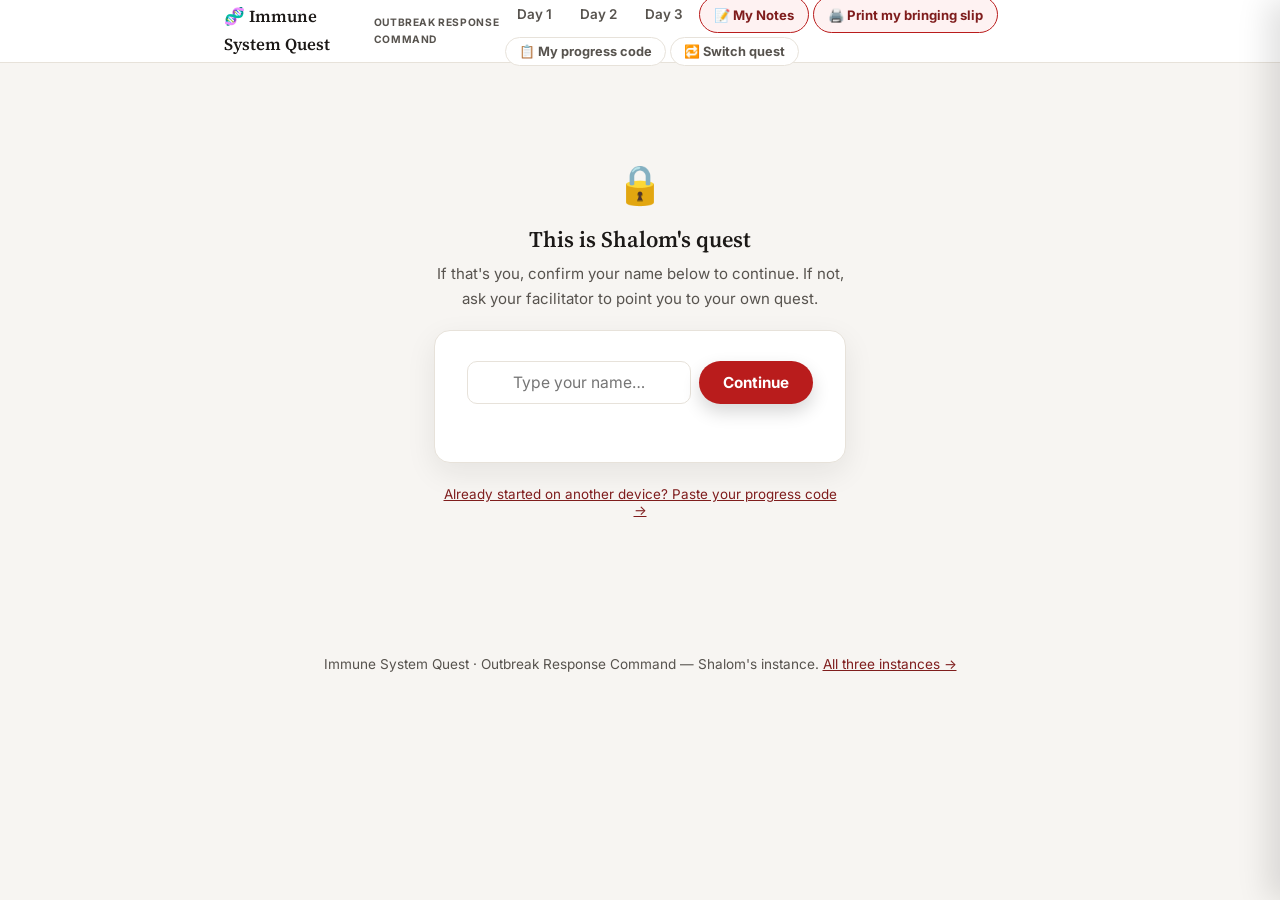
<file: shalom/index.html>
<!DOCTYPE html>
<html lang="en">
<head>
<meta charset="UTF-8">
<meta name="viewport" content="width=device-width, initial-scale=1.0">
<title>Immune System — Outbreak Response Command</title>
<script>
  (function () {
    try {
      var kid = localStorage.getItem('imm-l3-kid');
      if (!kid || kid.toLowerCase() !== 'shalom') document.documentElement.classList.add('gate-locked');
    } catch (e) { document.documentElement.classList.add('gate-locked'); }
  })();
</script>
<style>html.gate-locked main, html.gate-locked .progress-summary { display: none !important; }</style>
<link rel="preconnect" href="https://fonts.googleapis.com">
<link rel="preconnect" href="https://fonts.gstatic.com" crossorigin>
<link href="https://fonts.googleapis.com/css2?family=Source+Serif+4:wght@500;600;700&family=Inter:wght@400;500;600;700;800&family=IBM+Plex+Mono:wght@500;600&display=swap" rel="stylesheet">
<link rel="stylesheet" href="../css/styles.css">
</head>
<body class="lens-shalom">

<header class="site-header">
  <div class="container">
    <a href="../index.html" class="brand">🧬 Immune System Quest<small>Outbreak Response Command</small></a>
    <nav class="day-nav">
      <a href="#day1">Day 1</a>
      <a href="#day2">Day 2</a>
      <a href="#day3">Day 3</a>
      <button class="notes-toggle-btn" id="notes-toggle-btn" type="button">📝 My Notes</button>
      <button class="print-btn" id="print-slip-btn" type="button">🖨️ Print my bringing slip</button>
      <button class="sync-code-btn" id="copy-progress-btn" type="button">📋 My progress code</button>
      <button class="switch-quest-btn" id="switch-quest-btn" type="button">🔁 Switch quest</button>
    </nav>
  </div>
</header>

<div class="progress-summary">
  <div class="container">
    <div class="progress-seg">
      <span class="progress-seg-label">Day 1</span>
      <div class="progress-seg-track"><div class="progress-seg-fill" id="progress-day1-fill"></div></div>
      <span class="progress-seg-count" id="progress-day1-label">0/4</span>
    </div>
    <div class="progress-seg">
      <span class="progress-seg-label">Day 2</span>
      <div class="progress-seg-track"><div class="progress-seg-fill" id="progress-day2-fill"></div></div>
      <span class="progress-seg-count" id="progress-day2-label">0/6</span>
    </div>
    <div class="progress-seg">
      <span class="progress-seg-label">Day 3</span>
      <div class="progress-seg-track"><div class="progress-seg-fill" id="progress-day3-fill"></div></div>
    </div>
  </div>
</div>

<div id="quest-gate-block">
  <div class="gate-block-wrap">
    <div class="gate-icon">🔒</div>
    <h2>This is Shalom's quest</h2>
    <p>If that's you, confirm your name below to continue. If not, ask your facilitator to point you to your own quest.</p>
    <div class="name-gate-card">
      <form id="gate-name-form">
        <div class="name-gate-row">
          <input type="text" id="gate-name-input" placeholder="Type your name…" maxlength="40">
          <button class="btn btn-primary" type="submit">Continue</button>
        </div>
        <div class="name-gate-msg" id="gate-name-msg"></div>
      </form>
    </div>
    <div class="gate-restore">
      <button type="button" class="gate-restore-toggle" id="gate-restore-toggle">Already started on another device? Paste your progress code →</button>
      <div class="gate-restore-box" id="gate-restore-box">
        <textarea id="gate-restore-input" placeholder="Paste your progress code here…"></textarea>
        <button type="button" class="btn btn-primary" id="gate-restore-btn">Restore my progress</button>
        <div class="gate-restore-msg" id="gate-restore-msg"></div>
      </div>
    </div>
  </div>
</div>

<main class="container">

  <!-- COVER -->
  <section class="cover">
    <div class="cover-watermark" aria-hidden="true">🚨</div>
    <div class="format-pill">Quest</div><br>
    <span class="lens-pill">🚨 Outbreak Response Commander</span>
    <h1>Immune System: Know Your Enemy</h1>
    <p class="subtitle">A new outbreak has reached your region. Before you can command a response, you need to know exactly what you're facing — well enough to build it.</p>
    <div class="kid-name">Prepared for: Shalom</div>
    <div class="framing">
      <p style="margin:0;">You are the <strong>Outbreak Response Commander</strong> for a regional health authority. A new outbreak has reached your region, and every decision you make depends on correctly identifying what's actually spreading — a virus needs a completely different response than a vector-borne protoctist. Day 1 briefs you on the full threat. Day 2, you build a real, labeled model of the exact pathogen you've decided is most likely — choosing your own materials and justifying every part — so you can brief the room with more than a guess. Real commanders study the pathogen before they ever deploy a resource. This week, so do you.</p>
    </div>
  </section>

  <!-- DAY 1 -->
  <section class="day-block" id="day1">
    <span class="day-kicker">Day 1 · Briefing</span>
    <h2>Know Your Enemy Before You Deploy</h2>
    <p class="day-sub">You can't allocate resources well if you don't understand what you're actually defending against. This briefing covers the full picture: what you're up against, how the body already fights it, and how real health authorities make the same kind of call you're about to make.</p>

    <h3>Why command decisions start in the body</h3>
    <p>Every containment decision you'll ever make is really just backing up a system that's already running: the human immune system. Long before any health authority steps in, every person's body is already fighting pathogens on its own, using layers of defense that build on each other. Understanding exactly how those layers work — where they're strong, and where they need backup — is the entire foundation of good outbreak command. A commander who doesn't understand the body's own defenses is making decisions blind.</p>

    <h3 id="sec-pathogens"><span class="sec-num">1</span>The threat: what you're actually defending against</h3>
    <p>A <strong>pathogen</strong> is a microorganism that causes disease. Not all microorganisms are pathogens — but the ones that are fall into four groups, and each one behaves differently enough that your response has to account for the difference.</p>

    <div class="card-grid">
      <div class="info-card"><h4>🦠 Bacteria</h4><p>Single-celled living organisms. Some cause illness by releasing toxins. Example: <em>Salmonella</em> (food poisoning), <em>Mycobacterium tuberculosis</em> (TB).</p></div>
      <div class="info-card"><h4>🧬 Viruses</h4><p>Not even cells — tiny particles that hijack a host cell to reproduce. Example: influenza, measles.</p></div>
      <div class="info-card"><h4>🍄 Fungi</h4><p>Simple organisms that grow on or in the body. Example: <em>Tinea</em> (ringworm, athlete's foot).</p></div>
      <div class="info-card"><h4>🦟 Protoctists</h4><p>Single-celled organisms, often vector-spread. Example: <em>Plasmodium</em> (malaria), carried by mosquitoes.</p></div>
    </div>

    <div class="diagram-card">
      <div class="diagram-title">🧬 Anatomy of a virus</div>
      <div class="diagram-sub">The pathogen type you'll likely build in Day 2 — worth knowing cold.</div>
      <div class="diagram-svg-wrap">
        <svg viewBox="0 0 240 200" width="230" height="190" xmlns="http://www.w3.org/2000/svg">
          <circle cx="120" cy="105" r="52" fill="#fee2e2" stroke="#b91c1c" stroke-width="3"/>
          <path d="M92 105 q8 -18 28 0 q8 18 28 0" stroke="#7f1d1d" stroke-width="4" fill="none" stroke-linecap="round"/>
          <g stroke="#b91c1c" stroke-width="4" stroke-linecap="round">
            <line x1="120" y1="53" x2="120" y2="35"/>
            <line x1="160" y1="70" x2="173" y2="57"/>
            <line x1="172" y1="105" x2="190" y2="105"/>
            <line x1="160" y1="140" x2="173" y2="153"/>
            <line x1="80" y1="140" x2="67" y2="153"/>
            <line x1="68" y1="105" x2="50" y2="105"/>
            <line x1="80" y1="70" x2="67" y2="57"/>
          </g>
          <g fill="#b91c1c">
            <circle cx="120" cy="35" r="5"/><circle cx="173" cy="57" r="5"/><circle cx="190" cy="105" r="5"/>
            <circle cx="173" cy="153" r="5"/><circle cx="67" cy="153" r="5"/><circle cx="50" cy="105" r="5"/><circle cx="67" cy="57" r="5"/>
          </g>
          <circle cx="120" cy="60" r="11" fill="#7f1d1d"/><text x="120" y="65" text-anchor="middle" fill="#fff" font-size="12" font-weight="700">1</text>
          <circle cx="120" cy="105" r="11" fill="#991b1b"/><text x="120" y="110" text-anchor="middle" fill="#fff" font-size="12" font-weight="700">2</text>
          <circle cx="190" cy="105" r="11" fill="#7f1d1d"/><text x="190" y="110" text-anchor="middle" fill="#fff" font-size="12" font-weight="700">3</text>
        </svg>
      </div>
      <div class="diagram-legend">
        <div class="diagram-legend-item"><span class="dl-num">1</span><span class="dl-text"><strong>Capsid</strong> — the protein coat wrapping the whole virus</span></div>
        <div class="diagram-legend-item"><span class="dl-num">2</span><span class="dl-text"><strong>Genetic material</strong> — DNA or RNA, the instructions</span></div>
        <div class="diagram-legend-item"><span class="dl-num">3</span><span class="dl-text"><strong>Spike protein</strong> — latches onto a host cell</span></div>
      </div>
    </div>

    <p>Transmission matters just as much as pathogen type. A pathogen can spread by <strong>direct contact</strong> (touching skin or body fluids), <strong>droplet infection</strong> (a cough or sneeze), <strong>contaminated food or water</strong>, or a <strong>vector</strong> — an organism, often an insect, that carries the pathogen between hosts without getting sick itself. Your containment plan for a droplet-spread disease looks nothing like your plan for a vector-spread one.</p>

    <h3 id="sec-barriers"><span class="sec-num">2</span>Line one: barriers (the defense that's already deployed)</h3>
    <p>Before a single white blood cell gets involved, the body has physical and chemical barriers doing constant, unpaid work: <strong>skin</strong> as a physical wall, <strong>mucus and cilia</strong> trapping and sweeping pathogens out of the airways, <strong>stomach acid</strong> destroying most swallowed pathogens, <strong>lysozyme</strong> in tears and saliva breaking down bacterial cell walls, and <strong>blood clotting</strong> sealing a wound before pathogens can use it as an entry point.</p>

    <div class="process-scene" style="background:linear-gradient(135deg, #0ea5e9, #0369a1);">
      <div class="ps-stage">
        <svg viewBox="0 0 150 130" style="position:absolute; inset:0;">
          <rect x="0" y="95" width="150" height="35" fill="rgba(255,255,255,.18)"/>
          <path class="ps-cilium" d="M25 95 q4 -22 -2 -42" stroke="#fff" stroke-width="4" fill="none" stroke-linecap="round"/>
          <path class="ps-cilium" d="M55 95 q4 -22 -2 -42" stroke="#fff" stroke-width="4" fill="none" stroke-linecap="round"/>
          <path class="ps-cilium" d="M85 95 q4 -22 -2 -42" stroke="#fff" stroke-width="4" fill="none" stroke-linecap="round"/>
          <path class="ps-cilium" d="M115 95 q4 -22 -2 -42" stroke="#fff" stroke-width="4" fill="none" stroke-linecap="round"/>
          <circle cx="30" cy="45" r="6" fill="#fca5a5"/>
        </svg>
      </div>
      <div class="ps-caption">🌬️ Cilia sweep it out</div>
      <div class="ps-sub">A trapped pathogen rides the mucus escalator up and out — long before it ever reaches the lungs.</div>
    </div>

    <div class="callout subtle">
      <span class="callout-label">🔍 Compare Two Cases</span>
      <p style="margin:0 0 8px;"><strong>Case A:</strong> A settlement's water supply becomes contaminated after flooding damages the filtration system.<br><strong>Case B:</strong> A settlement reports a rise in chest infections after a wildfire fills the air with smoke for a week.</p>
      <p style="margin:0;">Which body barrier is most directly compromised in each case — and why would a health authority respond differently to the two?</p>
      <textarea id="refl-2" placeholder="Explain the difference…"></textarea>
    </div>

    <h3 id="sec-phagocytes"><span class="sec-num">3</span>Line two: phagocytes (the fast, general-purpose response)</h3>
    <p><strong>White blood cells</strong> are the body's dedicated infection-fighters, and <strong>phagocytes</strong> are the first kind to respond. Phagocytosis happens in three stages: the phagocyte <strong>detects</strong> chemical signals from damaged tissue or pathogens, <strong>engulfs</strong> the pathogen completely, then <strong>digests</strong> it with enzymes. Phagocytes are <strong>non-specific</strong> — they attack any pathogen the same way, which makes them fast but generic. That thick, yellowish pus around an infected wound is mostly dead phagocytes and destroyed pathogens — visible evidence a battle already happened.</p>

    <div class="process-scene" style="background:linear-gradient(135deg, var(--accent), var(--accent-dark));">
      <div class="ps-stage">
        <svg viewBox="0 0 150 130" style="position:absolute; inset:0;">
          <path class="ps-blob" d="M75 15 C100 10 130 30 130 65 C130 100 100 120 75 118 C45 120 15 100 18 65 C15 30 45 12 75 15 Z" fill="rgba(255,255,255,.22)" stroke="#fff" stroke-width="3"/>
          <circle class="ps-target" cx="95" cy="55" r="10" fill="#fde047" stroke="#ca8a04" stroke-width="2"/>
        </svg>
      </div>
      <div class="ps-caption">🧫 Phagocytosis, on loop</div>
      <div class="ps-sub">Detect → engulf → digest. It doesn't check what the pathogen is first — it just responds.</div>
    </div>

    <div class="diagram-card">
      <div class="diagram-title">🔬 A phagocyte, mid-engulfment</div>
      <div class="diagram-sub">Freeze the animation above and this is what you'd see.</div>
      <div class="diagram-svg-wrap">
        <svg viewBox="0 0 240 200" width="230" height="190" xmlns="http://www.w3.org/2000/svg">
          <path d="M120 25 C165 20 205 55 205 100 C205 145 165 178 120 175 C70 178 30 145 35 100 C30 55 70 22 120 25 Z" fill="#fee2e2" stroke="var(--accent)" stroke-width="3"/>
          <circle cx="140" cy="95" r="16" fill="#fde047" stroke="#ca8a04" stroke-width="2"/>
          <circle cx="90" cy="130" r="5" fill="#fca5a5" opacity=".7"/>
          <circle cx="80" cy="80" r="4" fill="#fca5a5" opacity=".6"/>
          <circle cx="120" cy="60" r="11" fill="var(--accent-dark)"/><text x="120" y="65" text-anchor="middle" fill="#fff" font-size="12" font-weight="700">1</text>
          <circle cx="140" cy="95" r="11" fill="#ca8a04"/><text x="140" y="100" text-anchor="middle" fill="#fff" font-size="12" font-weight="700">2</text>
          <circle cx="90" cy="150" r="11" fill="var(--accent)"/><text x="90" y="155" text-anchor="middle" fill="#fff" font-size="12" font-weight="700">3</text>
        </svg>
      </div>
      <div class="diagram-legend">
        <div class="diagram-legend-item"><span class="dl-num">1</span><span class="dl-text"><strong>Cell membrane</strong> — flows around the target</span></div>
        <div class="diagram-legend-item"><span class="dl-num">2</span><span class="dl-text"><strong>Engulfed pathogen</strong> — trapped and about to be digested</span></div>
        <div class="diagram-legend-item"><span class="dl-num">3</span><span class="dl-text"><strong>Enzymes</strong> — break the pathogen down for good</span></div>
      </div>
    </div>

    <div class="callout">
      <span class="callout-label">🧾 Evidence Log</span>
      <p style="margin:0;">A field report says a settlement's minor wound infections are "healing well on their own, no cause for concern." What specific physical sign, mentioned in this section, would you look for to confirm phagocytes are actually doing their job at the wound site? Name it and explain what it tells you.</p>
      <textarea id="refl-3" placeholder="Name the evidence and what it proves…"></textarea>
    </div>

    <h3 id="sec-antibodies"><span class="sec-num">4</span>Line three: lymphocytes and antibodies (the precision strike)</h3>
    <p>Every pathogen carries <strong>antigens</strong> — marker molecules on its surface that identify it as foreign. <strong>Lymphocytes</strong> are white blood cells that recognize one specific antigen; once triggered, they multiply and produce <strong>antibodies</strong> — Y-shaped proteins shaped to match that one antigen exactly, like a key cut for one lock. Antibodies clump pathogens together and mark them for phagocytes to finish off. This response is <strong>specific</strong>, unlike a phagocyte's non-specific attack. After the infection clears, some lymphocytes remain as <strong>memory cells</strong>, ready to trigger a much faster response if that exact pathogen ever returns — the biological basis of immunity.</p>

    <div class="process-scene" style="background:linear-gradient(135deg, #a855f7, #6d28d9);">
      <div class="ps-stage">
        <svg viewBox="0 0 150 130" class="ps-key" style="position:absolute; inset:0;">
          <path d="M75 18 V55 M75 55 L52 28 M75 55 L98 28" stroke="#fff" stroke-width="7" fill="none" stroke-linecap="round" stroke-linejoin="round"/>
        </svg>
        <svg viewBox="0 0 150 130" style="position:absolute; inset:0;">
          <circle cx="75" cy="90" r="17" fill="#fde047" stroke="#ca8a04" stroke-width="2"/>
        </svg>
      </div>
      <div class="ps-caption">🔑 A perfect match, every time</div>
      <div class="ps-sub">This antibody's tips fit ONE antigen exactly. No other pathogen's antigen fits at all.</div>
    </div>

    <div class="diagram-card">
      <div class="diagram-title">🔑 Antibody meets antigen</div>
      <div class="diagram-sub">The exact model Michael's group is building this week.</div>
      <div class="diagram-svg-wrap">
        <svg viewBox="0 0 240 200" width="230" height="190" xmlns="http://www.w3.org/2000/svg">
          <path d="M120 20 V90 M120 90 L75 40 M120 90 L165 40" stroke="#7e22ce" stroke-width="10" fill="none" stroke-linecap="round" stroke-linejoin="round"/>
          <circle cx="120" cy="150" r="24" fill="#fde047" stroke="#ca8a04" stroke-width="3"/>
          <circle cx="75" cy="40" r="11" fill="#a855f7"/><text x="75" y="45" text-anchor="middle" fill="#fff" font-size="12" font-weight="700">1</text>
          <circle cx="120" cy="90" r="11" fill="#7e22ce"/><text x="120" y="95" text-anchor="middle" fill="#fff" font-size="12" font-weight="700">2</text>
          <circle cx="120" cy="150" r="11" fill="#ca8a04"/><text x="120" y="155" text-anchor="middle" fill="#fff" font-size="12" font-weight="700">3</text>
        </svg>
      </div>
      <div class="diagram-legend">
        <div class="diagram-legend-item"><span class="dl-num">1</span><span class="dl-text"><strong>Antigen-binding site</strong> — the exact-fit tip</span></div>
        <div class="diagram-legend-item"><span class="dl-num">2</span><span class="dl-text"><strong>Antibody</strong> — the whole Y-shaped protein</span></div>
        <div class="diagram-legend-item"><span class="dl-num">3</span><span class="dl-text"><strong>Antigen</strong> — the pathogen's one matching ID tag</span></div>
      </div>
    </div>

    <div class="callout subtle">
      <span class="callout-label">🎓 Field Training Note</span>
      <p style="margin:0;">A new recruit on your team doesn't understand why getting chickenpox once usually means you won't get it again. Write the two or three sentences you'd use to explain memory cells to them — simply enough that they could repeat it back correctly to someone else.</p>
      <textarea id="refl-4" placeholder="Explain it simply…"></textarea>
    </div>

    <h3 id="sec-vaccines"><span class="sec-num">5</span>Vaccines, immunity, and the numbers behind command decisions</h3>
    <p>There are two routes to immunity. <strong>Active immunity</strong> is your own body producing antibodies and memory cells — either by catching the disease ("natural") or through a vaccine ("artificial"). <strong>Passive immunity</strong> is receiving ready-made antibodies from elsewhere (a mother's antibodies crossing to a baby, or an antibody injection) — fast, but temporary, since no memory cells are made. A <strong>vaccine</strong> exposes the immune system to a safe version of a pathogen's antigens, triggering real antibody and memory-cell production without causing the disease itself.</p>

    <p>Here's the number that actually drives outbreak command: every disease has a <strong>basic reproduction number (R0)</strong> — roughly, how many new people one infected person is likely to infect in a population with no immunity. The more contagious a disease, the higher its R0, and the higher the percentage of a population that needs to be immune before the outbreak can't sustain itself — its <strong>herd immunity threshold</strong>. This is exactly the number you'll be using in Day 2.</p>

    <table class="data-table">
      <thead><tr><th>Disease type</th><th>R0 (typical range)</th><th>Herd immunity threshold</th></tr></thead>
      <tbody>
        <tr><td>Seasonal flu-like</td><td class="num">0.9 – 2.1</td><td class="num">~45 – 52%</td></tr>
        <tr><td>COVID-19-like (original strain)</td><td class="num">2 – 3</td><td class="num">~50 – 67%</td></tr>
        <tr><td>Polio-like</td><td class="num">3 – 4</td><td class="num">~75 – 80%</td></tr>
        <tr><td>Measles-like</td><td class="num">12 – 18</td><td class="num">~93 – 95%</td></tr>
      </tbody>
    </table>
    <p style="font-size:.85rem; color:var(--ink-soft);">Real-world figures, cited from published epidemiological reviews. The higher a pathogen's R0, the more of a population needs to be immune before its spread naturally stalls out — which is exactly why a "cheap" intervention that works for a low-R0 disease can completely fail against a high-R0 one.</p>

    <p><strong>Antibiotics</strong> kill or stop bacteria — they do nothing to viruses, since antibiotics target structures bacterial cells have that viruses simply don't. Using antibiotics when they're not needed, or stopping a course early, lets the toughest bacteria survive and multiply — <strong>antibiotic resistance</strong>, one of the biggest constraints real health authorities plan around today.</p>

    <div class="callout">
      <span class="callout-label">📋 Situation Report — something doesn't add up</span>
      <p style="margin:0;">A junior officer's briefing note says: <em>"The outbreak is a virus, so we've ordered antibiotics for every exposed settlement — that should clear it up fast."</em> Something in that plan is wrong. What is it, and what should the officer have ordered instead? Write your correction below as if you're sending it back to them.</p>
      <textarea id="refl-1" placeholder="Type your correction here…"></textarea>
    </div>

    <h3>History: how we got the tools you're about to use</h3>
    <div class="timeline">
      <div class="timeline-item"><div class="t-year">1796</div><div class="t-body"><strong>Edward Jenner</strong> notices milkmaids who'd had cowpox rarely caught smallpox, and creates the world's first vaccine.</div></div>
      <div class="timeline-item"><div class="t-year">1879–1885</div><div class="t-body"><strong>Louis Pasteur</strong> establishes germ theory and develops the first lab-made weakened-pathogen vaccines, including one for rabies.</div></div>
      <div class="timeline-item"><div class="t-year">1882</div><div class="t-body"><strong>Élie Metchnikoff</strong> discovers phagocytosis, later sharing the 1908 Nobel Prize in Physiology or Medicine for the work.</div></div>
      <div class="timeline-item"><div class="t-year">1890–1901</div><div class="t-body"><strong>Emil von Behring</strong> develops diphtheria antitoxin — the first practical use of passive immunity — and receives the first-ever Nobel Prize in Physiology or Medicine in 1901.</div></div>
      <div class="timeline-item"><div class="t-year">1928</div><div class="t-body"><strong>Alexander Fleming</strong> discovers penicillin, the first antibiotic, from an accidentally contaminated petri dish.</div></div>
      <div class="timeline-item"><div class="t-year">1980</div><div class="t-body">The <strong>World Health Organization</strong> officially declares smallpox eradicated — still the only human disease ever eliminated worldwide through vaccination.</div></div>
      <div class="timeline-item"><div class="t-year">2020</div><div class="t-body"><strong>mRNA vaccine technology</strong> is deployed at unprecedented speed during the COVID-19 pandemic, reshaping how fast a new vaccine program can be launched.</div></div>
    </div>

    <h3>Real-world application: this is a real job</h3>
    <p>Outbreak command isn't hypothetical. The <strong>World Health Organization</strong> and national health authorities use R0 and herd immunity thresholds exactly like the table above to decide where to deploy limited vaccine supply first during a real outbreak. National <strong>immunization programs</strong> (like India's Universal Immunization Programme) run on fixed annual budgets and coverage targets, not unlimited resources. Hospitals follow <strong>antibiotic stewardship</strong> guidelines (like the WHO's AWaRe classification) specifically to avoid the resistance problem you read about above. International travelers are sometimes required to show a <strong>yellow fever vaccination certificate</strong> before entering certain countries — a real, everyday example of herd-immunity thinking applied at a border.</p>

    <div class="glossary">
      <div class="glossary-item"><div class="word">Pathogen</div><div class="def">A microorganism that causes disease.</div></div>
      <div class="glossary-item"><div class="word">Herd immunity threshold</div><div class="def">The % of a population that must be immune to stall an outbreak.</div></div>
      <div class="glossary-item"><div class="word">R0 (basic reproduction number)</div><div class="def">The average number of new infections one case causes in a population with no immunity.</div></div>
      <div class="glossary-item"><div class="word">Phagocytosis</div><div class="def">A phagocyte engulfing and destroying a pathogen.</div></div>
      <div class="glossary-item"><div class="word">Antibody</div><div class="def">A protein shaped to match one specific antigen.</div></div>
      <div class="glossary-item"><div class="word">Antibiotic resistance</div><div class="def">Bacteria evolving to survive antibiotics that used to work.</div></div>
    </div>

    <div class="game-card">
      <div class="game-title">🎮 Field Intel Match</div>
      <div class="game-sub">Six key terms from today's whole briefing. Click a term, then its matching definition — no penalty for a wrong guess, just try again.</div>
      <div id="game-day1"></div>
    </div>
  </section>

  <!-- MATERIALS -->
  <section class="day-block">
    <span class="day-kicker">Before Day 2 · Build Kit</span>
    <h2>Choose What You're Bringing</h2>
    <p class="day-sub">This is a pool to pick from, not a checklist — decide what you'll actually use once you've chosen which pathogen you're building.</p>

    <div class="pool-grid">
      <label class="pool-item"><input type="checkbox" checked><span><span class="pool-name">A round or oval base</span><span class="pool-sub">A polystyrene ball, a scrunched-up foil or paper ball, or any small ball you already have.</span></span></label>
      <label class="pool-item"><input type="checkbox" checked><span><span class="pool-name">Colored paper, felt, or paint</span><span class="pool-sub">For covering the base — your pathogen's outer surface.</span></span></label>
      <label class="pool-item"><input type="checkbox" checked><span><span class="pool-name">Pipe cleaners, toothpicks, or twist ties</span><span class="pool-sub">For spikes, flagella, or hyphae threads, depending on what you build.</span></span></label>
      <label class="pool-item"><input type="checkbox"><span><span class="pool-name">String, wool, or ribbon</span><span class="pool-sub">For coiled genetic material — useful if you're building a virus.</span></span></label>
      <label class="pool-item"><input type="checkbox"><span><span class="pool-name">Small beads, pom-poms, or dried lentils</span><span class="pool-sub">For spores or a nucleus — useful for a fungus or protoctist.</span></span></label>
      <label class="pool-item"><input type="checkbox" checked><span><span class="pool-name">Cardboard or a paper plate</span><span class="pool-sub">A mounting base to present your finished model on.</span></span></label>
      <label class="pool-item"><input type="checkbox" checked><span><span class="pool-name">Glue, tape, scissors, marker pen</span><span class="pool-sub">The basics for assembling and labeling.</span></span></label>
      <label class="pool-item"><input type="checkbox"><span><span class="pool-name">Small labels or flags on toothpicks</span><span class="pool-sub">For labeling each part clearly — sticky notes cut into strips work too.</span></span></label>
    </div>

    <div class="slip-preview">
      <h4>📋 What you're bringing to Day 2:</h4>
      <ul id="slip-list-preview"></ul>
      <div class="slip-empty" id="slip-empty">Nothing selected yet.</div>
    </div>
  </section>

  <!-- DAY 2 -->
  <section class="day-block" id="day2">
    <span class="day-kicker">Day 2 · Build Day</span>
    <h2>Build the Pathogen You're Defending Against</h2>
    <p class="day-sub">A commander who can't picture the enemy is guessing. Today you build a real, labeled model of ONE pathogen type — your choice — realistic enough to brief a room on tomorrow.</p>

    <div class="model3d-wrap">
      <div class="model3d">
        <div class="model3d-stage" id="model-stage">
          <div class="model3d-face f1" style="background:linear-gradient(135deg,#f87171,#b91c1c);"><span><span class="f-icon">🦠</span>Bacteria<br>cell wall, cytoplasm</span></div>
          <div class="model3d-face f2" style="background:linear-gradient(135deg,#fb923c,#c2410c);"><span><span class="f-icon">🧬</span>Virus<br>capsid, genetic material, spikes</span></div>
          <div class="model3d-face f3" style="background:linear-gradient(135deg,#f87171,#991b1b);"><span><span class="f-icon">🍄</span>Fungus<br>hyphae threads, spores</span></div>
          <div class="model3d-face f4" style="background:linear-gradient(135deg,#fb923c,#9a3412);"><span><span class="f-icon">🦟</span>Protoctist<br>single cell, moves to find a host</span></div>
          <div class="model3d-face f5" style="background:linear-gradient(135deg,#f87171,#7f1d1d);"><span><span class="f-icon">🔬</span>Pick ONE<br>type to build</span></div>
          <div class="model3d-face f6" style="background:linear-gradient(135deg,#fb923c,#7c2d12);"><span><span class="f-icon">🏷️</span>Label every<br>part you include</span></div>
        </div>
      </div>
      <div class="model3d-hint">🖱️ Hover to pause and read each face.</div>
      <button class="btn btn-ghost model3d-pause" type="button" id="pause-btn">⏸ Pause rotation</button>
    </div>

    <h3>Choose your pathogen</h3>
    <p>Pick whichever type your region is most realistically facing (tie it back to Day 1 — a vector-spread outbreak points toward a protoctist, a droplet-spread one toward a virus). Whatever you choose, it needs every part below.</p>
    <table class="data-table">
      <thead><tr><th>Type</th><th>Parts your model must include</th></tr></thead>
      <tbody>
        <tr><td>🦠 Bacteria</td><td>Cell wall, cytoplasm, and (optionally) flagella or a toxin marker</td></tr>
        <tr><td>🧬 Virus</td><td>Capsid, genetic material, spike proteins</td></tr>
        <tr><td>🍄 Fungus</td><td>Hyphae threads, spores</td></tr>
        <tr><td>🦟 Protoctist</td><td>A single cell body, a nucleus, and a tail or flagellum for movement</td></tr>
      </tbody>
    </table>

    <h3 id="sec-plan">Plan before you build</h3>
    <p>Fill this in before you glue anything down. This material-justification table <em>is</em> the real decision — the build itself is just carrying it out.</p>
    <table class="justify-table">
      <thead><tr><th>Part</th><th>What it represents</th><th>Material I'm using</th><th>Why this material fits</th></tr></thead>
      <tbody>
        <tr><td><input placeholder="e.g. Capsid"></td><td><input></td><td><input></td><td><textarea></textarea></td></tr>
        <tr><td><input></td><td><input></td><td><input></td><td><textarea></textarea></td></tr>
        <tr><td><input></td><td><input></td><td><input></td><td><textarea></textarea></td></tr>
        <tr><td><input></td><td><input></td><td><input></td><td><textarea></textarea></td></tr>
      </tbody>
    </table>

    <h3>Build it</h3>
    <div class="build-checklist">
      <label class="build-check-item"><input type="checkbox"><span><span class="step-num">1.</span><span class="step-text">Cover your base completely — this becomes the outer surface of your pathogen.</span></span></label>
      <label class="build-check-item"><input type="checkbox"><span><span class="step-num">2.</span><span class="step-text">Add every part from your plan table, one at a time, checking it off the table as you go.</span></span></label>
      <label class="build-check-item"><input type="checkbox"><span><span class="step-num">3.</span><span class="step-text">Label every part with a small flag or sticky note — nothing unlabeled counts as finished.</span></span></label>
      <label class="build-check-item"><input type="checkbox"><span><span class="step-num">4.</span><span class="step-text">Mount it on your cardboard base and write your pathogen's name and type next to it.</span></span></label>
      <label class="build-check-item"><input type="checkbox"><span><span class="step-num">5.</span><span class="step-text">Write one sentence on why this pathogen — and how it spreads — is realistic for the outbreak you're commanding.</span></span></label>
    </div>

    <h3>Results</h3>
    <p>Describe your finished model — this doubles as notes for tomorrow's briefing.</p>
    <table class="plan-table">
      <tbody>
        <tr><td style="width:140px;"><strong>Pathogen type built</strong></td><td><input placeholder="e.g. Virus"></td></tr>
        <tr><td><strong>Parts labeled</strong></td><td><input placeholder="e.g. 3 of 3"></td></tr>
        <tr><td><strong>Short description</strong></td><td><textarea placeholder="Describe your model in 2–3 sentences…"></textarea></td></tr>
      </tbody>
    </table>

    <div class="callout">
      <span class="callout-label">🪞 Command Debrief — self-check</span>
      <p style="margin:0;">What might someone misunderstand about your model just by looking at it, without your explanation? Which labeled part are you least confident explaining — and why did you still include it?</p>
      <textarea id="refl-5" placeholder="Write your honest debrief…"></textarea>
    </div>
  </section>

  <!-- DAY 3 -->
  <section class="day-block" id="day3">
    <span class="day-kicker">Day 3 · Briefing the Room</span>
    <h2>Present Your Pathogen</h2>

    <div class="hook-box">
      <div class="hook-label">Your opening move</div>
      <p style="margin:0;">Hold up your model without naming it yet, and ask the room: <em>"What kind of pathogen do you think this is — and how do you think it spreads?"</em> Let a few guesses land before you confirm it.</p>
    </div>

    <h3>What to include</h3>
    <ul class="checklist-plain">
      <li>Every labeled part, and what it actually does</li>
      <li>Why you chose this pathogen type for this outbreak, tied back to how it spreads</li>
      <li>The material-justification decision you're least sure about — and why you still made that call</li>
      <li>One thing you'd build differently with more time or materials</li>
    </ul>

    <div class="facilitator-tip">
      <span class="fac-label">Facilitator only</span>
      <p>If a part of the model looks rough or a material choice feels like a stretch, steer the room's attention there first, not away from it. The interesting, defensible part of this briefing is explaining WHY that material was the best available option, not pretending every choice was perfect. A kid who can defend an imperfect build is demonstrating more of the target skill (decision-making under real constraints) than one who happened to have ideal materials on hand.</p>
    </div>
  </section>

</main>

<footer class="site-footer">
  Immune System Quest · Outbreak Response Command — Shalom's instance. <a href="../index.html">All three instances →</a>
</footer>

<!-- Isolated printable materials slip -->
<div id="print-slip-page">
  <div class="print-slip-sheet">
    <h3>📋 Materials I'm Bringing — Day 2</h3>
    <div class="slip-kid">Outbreak Response Command · Shalom</div>
    <ul id="slip-list-print"></ul>
  </div>
</div>

<!-- Side notes drawer -->
<div class="notes-backdrop" id="notes-backdrop"></div>
<div class="notes-drawer" id="notes-drawer">
  <div class="notes-drawer-head">
    <h4>📝 My Notes</h4>
    <button class="notes-drawer-close" id="notes-drawer-close" type="button" aria-label="Close notes">&times;</button>
  </div>
  <div class="notes-drawer-body">
    <div class="notes-section-label">Words &amp; phrases I highlighted</div>
    <ul class="hl-collected-list" id="hl-collected-list"></ul>
    <div class="hl-collected-empty" id="hl-collected-empty">Select any text on the page and click "🖍 Highlight" — it'll show up here.</div>
    <div class="notes-section-label">My notes</div>
    <textarea class="notes-textarea" id="notes-textarea" placeholder="Jot down anything — new words, questions, ideas for your briefing…"></textarea>
    <div class="notes-saved-msg" id="notes-saved-msg"></div>
  </div>
</div>

<script src="../js/quest.js"></script>
<script>
  QuestUI.initKidGate('Shalom');
  QuestUI.initProgressSync('shalom');
  QuestUI.initHighlighter('shalom');
  QuestUI.initNotesDrawer('shalom');
  QuestUI.initMaterialsPool('shalom');
  QuestUI.initBuildChecklist('shalom');
  QuestUI.initFieldAutosave('shalom');
  QuestUI.initProgressBar('shalom');
  QuestUI.initMatchGame('game-day1', [
    ['Pathogen', 'A microorganism that causes disease'],
    ['Vector', 'Carries a pathogen between hosts without getting sick itself'],
    ['Cilia', 'Sweep trapped pathogens out of the airways'],
    ['Phagocytosis', 'A phagocyte engulfing and destroying a pathogen'],
    ['Antibody', 'A protein shaped to match one specific antigen'],
    ['Herd immunity', 'Population-wide protection when enough people are immune']
  ], { pageKey: 'shalom' });
  QuestUI.initReflectionChecks('shalom', [
    { id: 'refl-1', groups: [['virus', 'viral'], ['antibiotic'], ["won't work", "won't help", "don't work", "doesn't work", "no effect", "not work", "useless", 'wrong']],
      reread: { anchor: 'sec-vaccines', label: '5. Vaccines, immunity & the numbers behind command decisions' } },
    { id: 'refl-2', groups: [['stomach acid', 'gut', 'digestive', 'water'], ['cilia', 'mucus', 'airway', 'lungs', 'respiratory', 'smoke', 'air']],
      reread: { anchor: 'sec-barriers', label: '2. Line one: barriers' } },
    { id: 'refl-3', groups: [['pus', 'inflammation', 'red', 'swoll'], ['phagocyte', 'white blood cell']],
      reread: { anchor: 'sec-phagocytes', label: '3. Line two: phagocytes' } },
    { id: 'refl-4', groups: [['memory cell'], ['fast', 'quick']],
      reread: { anchor: 'sec-antibodies', label: '4. Line three: lymphocytes and antibodies' } },
    { id: 'refl-5', groups: [['part', 'label'], ['material']],
      reread: { anchor: 'sec-plan', label: 'Plan before you build' } }
  ]);

  var modelPaused = false;
  document.getElementById('pause-btn').addEventListener('click', function () {
    modelPaused = !modelPaused;
    document.getElementById('model-stage').classList.toggle('paused', modelPaused);
    this.textContent = modelPaused ? '▶ Resume rotation' : '⏸ Pause rotation';
  });

  window.addEventListener('beforeprint', function () { document.body.classList.add('printing-slip'); });
  window.addEventListener('afterprint', function () { document.body.classList.remove('printing-slip'); });
</script>
</body>
</html>
</file>
<file: css/styles.css>
/* Level 3 Quest — shared styling. One stylesheet, three lenses.
   Each kid's page sets --accent / --accent-dark / --accent-soft on <body>
   via a lens class (body.lens-shalom / .lens-michael / .lens-karis) so the
   same components read as three distinct identities without duplicating CSS. */

:root {
  --ink: #1c1917;
  --ink-soft: #57534e;
  --paper: #ffffff;
  --paper-soft: #f7f5f2;
  --border: #e7e2da;
  --shadow: 0 10px 30px rgba(28, 25, 23, 0.08);
  --radius: 16px;
  --font-head: 'Source Serif 4', Georgia, 'Times New Roman', serif;
  --font-body: 'Inter', -apple-system, 'Segoe UI', sans-serif;
  --font-mono: 'IBM Plex Mono', 'SFMono-Regular', Menlo, Consolas, monospace;

  /* default accent (overridden per lens) */
  --accent: #b91c1c;
  --accent-dark: #7f1d1d;
  --accent-soft: #fef2f2;
}

body.lens-shalom {
  --accent: #b91c1c;
  --accent-dark: #7f1d1d;
  --accent-soft: #fef2f2;
}
body.lens-michael {
  --accent: #1d4ed8;
  --accent-dark: #1e3a8a;
  --accent-soft: #eff6ff;
}
body.lens-karis {
  --accent: #0f766e;
  --accent-dark: #115e59;
  --accent-soft: #f0fdfa;
}
/* Facilitator test profile — deliberately a fourth, distinct color so it never
   reads as a fourth real kid slot. */
body.lens-nichu {
  --accent: #7e22ce;
  --accent-dark: #581c87;
  --accent-soft: #faf5ff;
}

* { box-sizing: border-box; }
html { scroll-behavior: smooth; }

body {
  margin: 0;
  font-family: var(--font-body);
  color: var(--ink);
  background: var(--paper-soft);
  line-height: 1.65;
  font-size: 16.5px;
}

h1, h2, h3, h4 { font-family: var(--font-head); font-weight: 600; line-height: 1.25; margin: 0 0 .5em; color: var(--ink); }
p { margin: 0 0 1em; }
a { color: var(--accent-dark); }
img, svg { max-width: 100%; }
code { font-family: var(--font-mono); background: var(--paper-soft); padding: 1px 6px; border-radius: 5px; font-size: .92em; }
table { border-collapse: collapse; width: 100%; }

.container { max-width: 880px; margin: 0 auto; padding: 0 24px; }

/* Header / hub nav */
.site-header {
  position: sticky; top: 0; z-index: 50; background: rgba(255,255,255,.94); backdrop-filter: blur(8px);
  border-bottom: 1px solid var(--border);
}
.site-header .container { display: flex; align-items: center; justify-content: space-between; height: 62px; }
.brand { display: flex; align-items: center; gap: 10px; font-family: var(--font-head); font-weight: 600; font-size: 1.05rem; text-decoration: none; color: var(--ink); }
.brand small { display: block; font-family: var(--font-body); font-weight: 700; font-size: .64rem; letter-spacing: .06em; text-transform: uppercase; color: var(--ink-soft); }
.day-nav { display: flex; gap: 4px; flex-wrap: wrap; }
.day-nav a {
  text-decoration: none; color: var(--ink-soft); font-weight: 600; font-size: .84rem;
  padding: 7px 12px; border-radius: 999px; transition: .15s;
}
.day-nav a:hover { background: var(--accent-soft); color: var(--accent-dark); }
.print-btn {
  font-size: .82rem; font-weight: 700; color: var(--accent-dark); background: var(--accent-soft);
  border: 1.5px solid var(--accent); padding: 6px 14px; border-radius: 999px; cursor: pointer; font-family: var(--font-body);
}
.print-btn:hover { filter: brightness(.97); }

/* Cover */
.cover { padding: 56px 0 40px; }
.lens-pill {
  display: inline-flex; align-items: center; gap: 8px; font-weight: 800; font-size: .76rem; letter-spacing: .06em; text-transform: uppercase;
  color: #fff; background: var(--accent); padding: 7px 16px; border-radius: 999px; margin-bottom: 20px;
}
.format-pill {
  display: inline-flex; font-weight: 700; font-size: .7rem; letter-spacing: .05em; text-transform: uppercase;
  color: var(--ink-soft); background: var(--paper); border: 1.5px solid var(--border); padding: 5px 12px; border-radius: 999px; margin-bottom: 12px;
}
.cover h1 { font-size: clamp(2rem, 4.4vw, 2.85rem); max-width: 760px; margin: 0 0 .3em; }
.cover .subtitle { font-size: 1.15rem; color: var(--ink-soft); max-width: 680px; margin-bottom: 22px; }
.cover .kid-name { font-family: var(--font-head); font-size: 1.15rem; font-weight: 600; color: var(--accent-dark); margin-bottom: 26px; }
.cover .framing {
  background: var(--paper); border: 1px solid var(--border); border-left: 5px solid var(--accent);
  border-radius: 12px; padding: 22px 26px; box-shadow: var(--shadow); font-size: 1.02rem; max-width: 720px;
}
.cover .framing strong { color: var(--accent-dark); }

/* Day section blocks */
.day-block { padding: 44px 0; border-top: 1px solid var(--border); }
.day-block:first-of-type { border-top: none; }
.day-kicker {
  display: inline-flex; align-items: center; gap: 8px; font-weight: 800; font-size: .76rem; letter-spacing: .08em; text-transform: uppercase;
  color: var(--accent-dark); margin-bottom: 8px;
}
.day-block h2 { font-size: 1.75rem; margin-bottom: 6px; }
.day-block .day-sub { color: var(--ink-soft); font-size: 1rem; max-width: 640px; margin-bottom: 8px; }

/* Callout boxes (invisible-evaluation mechanisms, lens-labeled) */
.callout {
  border-radius: 12px; padding: 18px 22px; margin: 20px 0; border: 1.5px solid var(--border); border-left: 5px solid var(--accent);
  background: var(--paper); box-shadow: 0 4px 14px rgba(0,0,0,.04);
}
.callout .callout-label {
  display: block; font-family: var(--font-head); font-weight: 600; font-size: .78rem; text-transform: uppercase; letter-spacing: .05em;
  color: var(--accent-dark); margin-bottom: 8px;
}
.callout.subtle { border-left-color: var(--border); background: var(--paper-soft); }
.callout textarea, .callout input[type=text] {
  width: 100%; margin-top: 10px; padding: 10px 12px; border-radius: 8px; border: 1.5px solid var(--border);
  font-family: var(--font-body); font-size: .94rem; box-sizing: border-box;
}
.callout textarea { min-height: 70px; resize: vertical; }

/* Reflection check: "Check my thinking" + soft feedback + a pointer back to
   the exact reading section, which only appears after 3 tries without the
   key idea. */
.reflect-controls { display: flex; align-items: center; gap: 12px; margin-top: 10px; flex-wrap: wrap; }
.reflect-check-btn { padding: 9px 18px; font-size: .87rem; }
.reflect-feedback { font-size: .87rem; font-weight: 600; }
.reflect-feedback.hit { color: #166534; }
.reflect-feedback.retry { color: #92400e; }
.reflect-hint {
  display: none; margin-top: 10px; padding: 12px 16px; border-radius: 10px; background: #eff6ff;
  border: 1.5px dashed #93c5fd; font-size: .89rem; color: #1e3a5f;
}
.reflect-hint a { color: #1d4ed8; font-weight: 700; text-decoration: none; }
.reflect-hint a:hover { text-decoration: underline; }

/* Data/definition cards */
.card-grid { display: grid; grid-template-columns: repeat(2, 1fr); gap: 14px; margin: 18px 0; }
@media (max-width: 700px) { .card-grid { grid-template-columns: 1fr; } }
.info-card { border: 1.5px solid var(--border); border-radius: 12px; padding: 16px 18px; background: var(--paper); }
.info-card h4 { margin: 0 0 6px; font-size: 1rem; }
.info-card p { margin: 0; font-size: .89rem; color: var(--ink-soft); }

table.data-table { margin: 18px 0; font-size: .92rem; }
table.data-table th, table.data-table td { text-align: left; padding: 10px 12px; border-bottom: 1.5px solid var(--border); }
table.data-table th { background: var(--paper-soft); font-family: var(--font-head); font-weight: 600; font-size: .8rem; text-transform: uppercase; letter-spacing: .02em; }
table.data-table td.num { font-family: var(--font-mono); }

.glossary { display: grid; grid-template-columns: repeat(2, 1fr); gap: 12px; margin: 18px 0; }
@media (max-width: 700px) { .glossary { grid-template-columns: 1fr; } }
.glossary-item { background: var(--paper-soft); border: 1.5px solid var(--border); border-radius: 10px; padding: 12px 16px; }
.glossary-item .word { font-family: var(--font-head); font-weight: 600; color: var(--accent-dark); font-size: .93rem; }
.glossary-item .def { font-size: .87rem; color: var(--ink-soft); margin-top: 2px; }

.timeline { margin: 18px 0; border-left: 3px solid var(--border); padding-left: 22px; }
.timeline-item { position: relative; margin-bottom: 20px; }
.timeline-item::before { content: ''; position: absolute; left: -27.5px; top: 4px; width: 12px; height: 12px; border-radius: 50%; background: var(--accent); border: 2px solid #fff; box-shadow: 0 0 0 2px var(--accent); }
.timeline-item .t-year { font-family: var(--font-mono); font-weight: 700; color: var(--accent-dark); font-size: .85rem; }
.timeline-item .t-body { font-size: .95rem; margin-top: 2px; }

/* Materials pool */
.pool-grid { display: grid; grid-template-columns: repeat(2, 1fr); gap: 10px; margin: 18px 0; }
@media (max-width: 700px) { .pool-grid { grid-template-columns: 1fr; } }
.pool-item {
  display: flex; align-items: flex-start; gap: 10px; padding: 11px 14px; border: 1.5px solid var(--border); border-radius: 10px;
  background: var(--paper); cursor: pointer; transition: .12s;
}
.pool-item:hover { border-color: var(--accent); }
.pool-item.picked { border-color: var(--accent); background: var(--accent-soft); }
.pool-item input { margin-top: 3px; accent-color: var(--accent); flex: none; }
.pool-item .pool-name { font-weight: 600; font-size: .92rem; }
.pool-item .pool-sub { font-size: .8rem; color: var(--ink-soft); margin-top: 2px; }

.slip-preview {
  border: 2px dashed var(--accent); border-radius: 12px; padding: 18px 22px; margin: 22px 0; background: var(--paper);
}
.slip-preview h4 { margin: 0 0 10px; font-size: .95rem; }
.slip-preview ul { margin: 0; padding-left: 1.2em; font-size: .92rem; }
.slip-preview .slip-empty { color: var(--ink-soft); font-style: italic; font-size: .89rem; }

/* Decision workshop */
.plan-table, .log-table { margin: 16px 0; font-size: .9rem; }
.plan-table th, .plan-table td, .log-table th, .log-table td { border: 1.5px solid var(--border); padding: 9px 11px; text-align: left; vertical-align: top; }
.plan-table th, .log-table th { background: var(--paper-soft); font-family: var(--font-head); font-size: .78rem; text-transform: uppercase; }
.plan-table input, .plan-table textarea, .log-table input, .log-table textarea {
  width: 100%; border: none; background: transparent; font-family: var(--font-body); font-size: .9rem; padding: 2px;
}
.plan-table textarea, .log-table textarea { min-height: 44px; resize: vertical; }

.event-panel {
  border: 1.5px solid var(--border); border-radius: 12px; padding: 20px; margin: 20px 0; background: var(--paper); text-align: center;
}
.event-panel .event-result {
  min-height: 70px; display: flex; align-items: center; justify-content: center; font-family: var(--font-head);
  font-size: 1.1rem; font-weight: 600; color: var(--accent-dark); background: var(--accent-soft); border-radius: 10px; padding: 16px; margin: 14px 0;
}
.btn {
  display: inline-flex; align-items: center; gap: 8px; text-decoration: none; font-weight: 700;
  padding: 12px 24px; border-radius: 999px; border: none; cursor: pointer; font-size: .95rem;
  font-family: var(--font-body); transition: transform .12s, box-shadow .12s;
}
.btn-primary { background: var(--accent); color: #fff; box-shadow: 0 8px 18px rgba(0,0,0,.16); }
.btn-primary:hover { transform: translateY(-1px); }
.btn-ghost { background: #fff; color: var(--ink); border: 1.5px solid var(--border); }
.btn-ghost:hover { border-color: var(--accent); color: var(--accent-dark); }
.btn-row { display: flex; gap: 12px; flex-wrap: wrap; }

.tally-row { display: grid; grid-template-columns: repeat(3, 1fr); gap: 12px; margin: 18px 0; }
@media (max-width: 700px) { .tally-row { grid-template-columns: 1fr; } }
.tally-tile { border: 1.5px solid var(--border); border-radius: 12px; padding: 16px; text-align: center; background: var(--paper); }
.tally-tile .tally-num { font-family: var(--font-head); font-size: 1.6rem; font-weight: 600; color: var(--accent-dark); }
.tally-tile .tally-label { font-size: .78rem; color: var(--ink-soft); text-transform: uppercase; letter-spacing: .03em; margin-top: 2px; }

/* Presentation */
.hook-box {
  background: var(--accent-soft); border: 1.5px solid var(--accent); border-radius: 12px; padding: 20px 24px; margin: 18px 0;
}
.hook-box .hook-label { font-family: var(--font-head); font-weight: 600; font-size: .82rem; text-transform: uppercase; letter-spacing: .04em; color: var(--accent-dark); margin-bottom: 6px; }
.checklist-plain { margin: 14px 0; padding-left: 0; list-style: none; }
.checklist-plain li { display: flex; gap: 10px; padding: 8px 0; border-bottom: 1px solid var(--border); font-size: .94rem; }
.checklist-plain li::before { content: '☐'; color: var(--accent); font-size: 1.1rem; flex: none; }

.facilitator-tip {
  border: 1.5px dashed var(--ink-soft); border-radius: 12px; padding: 16px 20px; margin: 22px 0; background: #fafafa;
}
.facilitator-tip .fac-label {
  display: inline-block; font-family: var(--font-mono); font-weight: 700; font-size: .72rem; text-transform: uppercase; letter-spacing: .05em;
  color: #fff; background: var(--ink-soft); padding: 3px 10px; border-radius: 5px; margin-bottom: 8px;
}
.facilitator-tip p { font-size: .92rem; color: var(--ink-soft); margin: 0; }

.site-footer { text-align: center; padding: 40px 24px 60px; color: var(--ink-soft); font-size: .85rem; }

/* Printable materials slip — isolated on its own page */
#print-slip-page { display: none; }
@media print {
  body.printing-slip > *:not(#print-slip-page) { display: none !important; }
  body.printing-slip #print-slip-page { display: block; padding: 36px; }
  .print-slip-sheet {
    border-top: 2px dashed #999; border-bottom: 2px dashed #999; padding: 28px 0; max-width: 640px; margin: 0 auto;
  }
  .print-slip-sheet h3 { font-size: 1.3rem; margin-bottom: 4px; }
  .print-slip-sheet .slip-kid { font-size: 1rem; color: #444; margin-bottom: 18px; }
  .print-slip-sheet ul { font-size: 1.05rem; line-height: 2; }
}

/* Printable case-card / token sheets (used by Karis/Shalom/Michael Day 2) */
.printable-sheet { margin: 20px 0; }
.card-grid-print { display: grid; grid-template-columns: repeat(2, 1fr); gap: 12px; }
@media (max-width: 600px) { .card-grid-print { grid-template-columns: 1fr; } }
.cut-card {
  border: 1.5px dashed #999; border-radius: 10px; padding: 14px 16px; background: #fff; font-size: .87rem;
}
.cut-card .cc-title { font-family: var(--font-head); font-weight: 600; margin-bottom: 4px; }
.cut-card .cc-tag { display: inline-block; font-size: .68rem; font-weight: 800; text-transform: uppercase; letter-spacing: .04em; padding: 2px 8px; border-radius: 999px; background: var(--accent-soft); color: var(--accent-dark); margin-bottom: 6px; }

/* Landing hub page */
.hub-hero { padding: 70px 0 40px; text-align: center; }
.hub-hero h1 { font-size: clamp(2.1rem, 4.6vw, 3rem); max-width: 780px; margin: 0 auto .3em; }
.hub-hero p { max-width: 620px; margin: 0 auto; color: var(--ink-soft); font-size: 1.08rem; }
.kid-grid { display: grid; grid-template-columns: repeat(3, 1fr); gap: 22px; margin: 40px 0 70px; }
@media (max-width: 820px) { .kid-grid { grid-template-columns: 1fr; } }
.kid-card {
  display: block; text-decoration: none; color: var(--ink); background: #fff; border: 1.5px solid var(--border); border-radius: 16px;
  padding: 26px; box-shadow: var(--shadow); transition: transform .15s, box-shadow .15s;
}
.kid-card:hover { transform: translateY(-4px); }
.kid-card .kc-pill { display: inline-block; font-weight: 800; font-size: .7rem; letter-spacing: .05em; text-transform: uppercase; color: #fff; padding: 4px 12px; border-radius: 999px; margin-bottom: 12px; }
.kid-card.k-shalom .kc-pill { background: #b91c1c; }
.kid-card.k-michael .kc-pill { background: #1d4ed8; }
.kid-card.k-karis .kc-pill { background: #0f766e; }
.kid-card h3 { font-size: 1.25rem; margin-bottom: 6px; }
.kid-card p { font-size: .9rem; color: var(--ink-soft); margin: 0; }

/* ---- Name-check gate (hub page) ---- */
.name-gate { max-width: 460px; margin: 0 auto 70px; }
.name-gate-card {
  background: #fff; border: 1.5px solid var(--border); border-radius: var(--radius); box-shadow: var(--shadow);
  padding: 30px 32px; text-align: center;
}
.name-gate-card h3 { font-size: 1.25rem; margin-bottom: 6px; }
.name-gate-card p { color: var(--ink-soft); font-size: .92rem; margin-bottom: 18px; }
.name-gate-row { display: flex; gap: 8px; }
.name-gate-row input {
  flex: 1; min-width: 0; padding: 11px 14px; border-radius: 10px; border: 1.5px solid var(--border);
  font-family: var(--font-body); font-size: .98rem; text-align: center;
}
.name-gate-row input:focus { outline: none; border-color: var(--accent); }
.name-gate-msg { min-height: 1.3em; font-size: .86rem; font-weight: 600; color: var(--accent-dark); margin-top: 10px; }
.name-gate-welcome { display: none; }
.name-gate-welcome.show { display: block; }
.name-gate-welcome .who { font-family: var(--font-head); font-size: 1.15rem; margin-bottom: 14px; }
.name-gate-switch { background: none; border: none; color: var(--ink-soft); text-decoration: underline; font-size: .84rem; cursor: pointer; margin-top: 14px; font-family: var(--font-body); }

/* ---- Per-kid access gate (blocks a page from anyone but its own kid) ---- */
html.gate-locked main, html.gate-locked .progress-summary { display: none !important; }
#quest-gate-block { display: none; }
#quest-gate-block.show { display: block; }
.gate-block-wrap { max-width: 460px; margin: 90px auto; text-align: center; padding: 0 24px; }
.gate-block-wrap .gate-icon { font-size: 2.4rem; margin-bottom: 10px; }
.gate-block-wrap h2 { font-size: 1.4rem; margin-bottom: 8px; }
.gate-block-wrap p { color: var(--ink-soft); font-size: .94rem; }
.gate-block-wrap .name-gate-card { margin-top: 18px; }
.switch-quest-btn, .sync-code-btn {
  font-size: .8rem; font-weight: 700; color: var(--ink-soft); background: #fff;
  border: 1.5px solid var(--border); padding: 6px 13px; border-radius: 999px; cursor: pointer; font-family: var(--font-body);
}
.switch-quest-btn:hover, .sync-code-btn:hover { border-color: var(--accent); color: var(--accent-dark); }

/* ---- Device-to-device progress code (no backend — a copy-paste code carries
   one kid's saved state between browsers) ---- */
.gate-restore { margin-top: 22px; text-align: center; }
.gate-restore-toggle {
  background: none; border: none; color: var(--accent-dark); text-decoration: underline;
  font-size: .84rem; cursor: pointer; font-family: var(--font-body);
}
.gate-restore-box { display: none; margin-top: 12px; text-align: left; }
.gate-restore-box textarea {
  width: 100%; min-height: 70px; border: 1.5px solid var(--border); border-radius: 10px;
  padding: 10px 12px; font-family: var(--font-mono); font-size: .78rem; resize: vertical; box-sizing: border-box;
}
.gate-restore-box .btn { margin-top: 8px; }
.gate-restore-msg { min-height: 1.3em; font-size: .84rem; font-weight: 600; color: var(--accent-dark); margin-top: 8px; }

.code-modal-backdrop {
  position: fixed; inset: 0; background: rgba(28,25,23,.55); z-index: 300;
  display: flex; align-items: center; justify-content: center; padding: 20px;
}
.code-modal {
  position: relative; background: #fff; border-radius: var(--radius); max-width: 480px; width: 100%;
  padding: 26px; box-shadow: var(--shadow);
}
.code-modal h3 { margin: 0 0 8px; font-size: 1.1rem; }
.code-modal p { color: var(--ink-soft); font-size: .88rem; margin: 0 0 14px; }
.code-modal-textarea {
  width: 100%; min-height: 100px; border: 1.5px solid var(--border); border-radius: 10px;
  padding: 10px 12px; font-family: var(--font-mono); font-size: .76rem; resize: vertical; box-sizing: border-box; margin-bottom: 12px;
}
.code-modal-status { font-size: .84rem; font-weight: 600; color: var(--accent-dark); margin-top: 8px; min-height: 1.3em; }
.code-modal-close {
  position: absolute; top: 14px; right: 14px; background: none; border: none; cursor: pointer;
  font-size: 1rem; color: var(--ink-soft); line-height: 1; padding: 4px;
}
.code-modal-close:hover { color: var(--ink); }

/* ---- Highlighter ---- */
mark.user-hl {
  background: #fde68a; color: inherit; border-radius: 3px; padding: 0 1px; cursor: pointer;
  box-decoration-break: clone; -webkit-box-decoration-break: clone;
}
mark.user-hl:hover { filter: brightness(.92); }
.hl-popup {
  position: absolute; z-index: 200; display: flex; align-items: center; gap: 6px; background: var(--ink);
  border-radius: 10px; padding: 7px; box-shadow: 0 8px 20px rgba(0,0,0,.25); transform: translate(-50%, -110%);
}
.hl-swatch {
  width: 24px; height: 24px; border-radius: 50%; border: 2px solid rgba(255,255,255,.85); padding: 0;
  cursor: pointer; box-shadow: 0 1px 3px rgba(0,0,0,.3); transition: transform .1s;
}
.hl-swatch:hover, .hl-swatch:focus-visible { transform: scale(1.15); }
.hl-remove-btn {
  display: none; border: none; background: #fff; color: #9f1239; font-weight: 700; font-size: .78rem;
  padding: 7px 10px; border-radius: 6px; cursor: pointer; font-family: var(--font-body); white-space: nowrap;
}
.hl-remove-btn:hover { background: #fecdd3; }
.hl-popup-editing .hl-remove-btn { display: inline-block; }
.hlc-dot {
  display: inline-block; width: 10px; height: 10px; border-radius: 50%; flex: none;
  margin-right: 2px; box-shadow: inset 0 0 0 1px rgba(0,0,0,.15);
}

/* ---- Side notes drawer ---- */
.notes-toggle-btn {
  font-size: .82rem; font-weight: 700; color: var(--accent-dark); background: var(--accent-soft);
  border: 1.5px solid var(--accent); padding: 6px 14px; border-radius: 999px; cursor: pointer; font-family: var(--font-body);
}
.notes-toggle-btn:hover { filter: brightness(.97); }
.notes-drawer {
  position: fixed; top: 0; right: 0; height: 100vh; width: 330px; max-width: 88vw; background: #fff;
  border-left: 1.5px solid var(--border); box-shadow: -12px 0 30px rgba(0,0,0,.12); z-index: 300;
  transform: translateX(100%); transition: transform .22s ease; display: flex; flex-direction: column;
}
.notes-drawer.open { transform: translateX(0); }
.notes-drawer-head { display: flex; align-items: center; justify-content: space-between; padding: 16px 18px; border-bottom: 1.5px solid var(--border); }
.notes-drawer-head h4 { margin: 0; font-size: 1.02rem; }
.notes-drawer-close { border: none; background: none; font-size: 1.2rem; cursor: pointer; color: var(--ink-soft); line-height: 1; padding: 4px; }
.notes-drawer-body { flex: 1; overflow-y: auto; padding: 16px 18px; }
.notes-section-label { font-family: var(--font-head); font-weight: 600; font-size: .82rem; text-transform: uppercase; letter-spacing: .04em; color: var(--ink-soft); margin-bottom: 8px; }
.hl-collected-list { list-style: none; margin: 0 0 22px; padding: 0; display: flex; flex-direction: column; gap: 6px; }
.hl-collected-list li {
  display: flex; align-items: flex-start; gap: 8px; background: #fffbeb; border: 1.5px solid #fde68a; border-radius: 8px;
  padding: 8px 10px; font-size: .84rem;
}
.hl-collected-list .hlc-text { flex: 1; }
.hl-collected-list .hlc-remove { border: none; background: none; color: #92400e; cursor: pointer; font-size: .95rem; line-height: 1; padding: 0; }
.hl-collected-empty { font-size: .82rem; color: var(--ink-soft); font-style: italic; margin-bottom: 22px; }
.notes-textarea {
  width: 100%; min-height: 260px; border: 1.5px solid var(--border); border-radius: 10px; padding: 12px 14px;
  font-family: var(--font-body); font-size: .92rem; resize: vertical; box-sizing: border-box;
}
.notes-textarea:focus { outline: none; border-color: var(--accent); }
.notes-saved-msg { font-size: .76rem; color: var(--ink-soft); margin-top: 6px; min-height: 1.2em; }
.notes-backdrop { position: fixed; inset: 0; background: rgba(0,0,0,.15); z-index: 290; display: none; }
.notes-backdrop.show { display: block; }

/* ============================================================
   Section number badges — turns "1. The threat..." into a proper
   field-manual look instead of a plain blog heading.
   ============================================================ */
h3 .sec-num {
  display: inline-flex; align-items: center; justify-content: center; width: 30px; height: 30px; border-radius: 50%;
  background: var(--accent); color: #fff; font-family: var(--font-head); font-size: .95rem; font-weight: 700;
  margin-right: 10px; flex: none; vertical-align: middle; position: relative; top: -2px;
}

/* ============================================================
   Cover watermark — a large faint decorative icon behind the hero
   text so the cover doesn't read as plain text on white.
   ============================================================ */
.cover { position: relative; overflow: hidden; }
.cover-watermark {
  position: absolute; top: -40px; right: -40px; font-size: 220px; line-height: 1; opacity: .06;
  pointer-events: none; user-select: none; transform: rotate(-8deg);
}

/* ============================================================
   Labeled diagrams — an SVG with numbered circles baked in, plus
   a legend list below matching numbers to what they point at.
   ============================================================ */
.diagram-card {
  background: var(--paper); border: 1.5px solid var(--border); border-radius: 16px; padding: 22px;
  margin: 22px 0; box-shadow: 0 6px 20px rgba(0,0,0,.05);
}
.diagram-card .diagram-title { font-family: var(--font-head); font-weight: 600; font-size: 1rem; margin-bottom: 4px; text-align: center; }
.diagram-card .diagram-sub { text-align: center; color: var(--ink-soft); font-size: .85rem; margin-bottom: 14px; }
.diagram-card .diagram-svg-wrap { display: flex; justify-content: center; margin-bottom: 16px; }
.diagram-legend { display: grid; grid-template-columns: repeat(2, 1fr); gap: 8px 18px; max-width: 560px; margin: 0 auto; }
@media (max-width: 620px) { .diagram-legend { grid-template-columns: 1fr; } }
.diagram-legend-item { display: flex; align-items: baseline; gap: 8px; font-size: .87rem; }
.diagram-legend-item .dl-num {
  display: inline-flex; align-items: center; justify-content: center; width: 20px; height: 20px; border-radius: 50%;
  background: var(--accent); color: #fff; font-size: .72rem; font-weight: 700; flex: none;
}
.diagram-legend-item .dl-text strong { color: var(--ink); }

/* ============================================================
   Animated process scenes — small looping CSS/SVG animations that
   show a mechanism in motion, with a caption underneath. Distinct
   from a static diagram: these teach a PROCESS, not just a part.
   ============================================================ */
.process-scene {
  border-radius: 18px; overflow: hidden; margin: 20px 0; padding: 26px 20px; text-align: center; color: #fff;
  position: relative; min-height: 190px; display: flex; flex-direction: column; align-items: center; justify-content: center; gap: 12px;
}
.process-scene .ps-stage { width: 150px; height: 130px; position: relative; }
.process-scene .ps-caption { font-weight: 700; font-size: 1rem; }
.process-scene .ps-sub { font-size: .82rem; opacity: .9; max-width: 380px; }

@keyframes psEngulf {
  0%, 15% { transform: translateX(0) scale(1); opacity: 1; }
  55% { transform: translateX(-2px) scale(.6); opacity: 1; }
  70%, 100% { transform: translateX(-2px) scale(0); opacity: 0; }
}
@keyframes psBlobPulse {
  0%, 100% { transform: scale(1); }
  50% { transform: scale(1.06) rotate(2deg); }
}
.ps-blob { animation: psBlobPulse 2.4s ease-in-out infinite; transform-origin: center; }
.ps-target { animation: psEngulf 3s ease-in-out infinite; transform-origin: center; }

@keyframes psSweep {
  0% { transform: translateX(-10px); opacity: .4; }
  50% { transform: translateX(6px); opacity: 1; }
  100% { transform: translateX(30px); opacity: 0; }
}
.ps-cilium { animation: psSweep 1.6s ease-in-out infinite; }
.ps-cilium:nth-child(2) { animation-delay: .2s; }
.ps-cilium:nth-child(3) { animation-delay: .4s; }

@keyframes psSnap {
  0%, 30% { transform: translateY(-14px) rotate(0deg); }
  45%, 65% { transform: translateY(0) rotate(0deg); }
  75% { transform: translateY(0) rotate(-6deg); }
  85% { transform: translateY(0) rotate(4deg); }
  100% { transform: translateY(0) rotate(0deg); }
}
.ps-key { animation: psSnap 2.6s ease-in-out infinite; transform-origin: bottom center; }

@keyframes psSpin { from { transform: rotate(0deg); } to { transform: rotate(360deg); } }
.ps-spin { animation: psSpin 6s linear infinite; transform-origin: center; }

@keyframes psReplicate {
  0% { transform: scale(0); opacity: 0; }
  40% { transform: scale(1); opacity: 1; }
  80% { transform: scale(1); opacity: 1; }
  100% { transform: scale(1.3); opacity: 0; }
}
.ps-copy { animation: psReplicate 2s ease-out infinite; transform-origin: center; }
.ps-copy:nth-child(2) { animation-delay: .5s; }
.ps-copy:nth-child(3) { animation-delay: 1s; }

@media (prefers-reduced-motion: reduce) {
  .ps-blob, .ps-target, .ps-cilium, .ps-key, .ps-spin, .ps-copy { animation: none; }
}

/* ============================================================
   3D model viewer — a rotating labeled cube preview for the Day 2
   build, and its pause control.
   ============================================================ */
.model3d-wrap { text-align: center; margin: 22px 0; }
.model3d { perspective: 900px; width: 210px; height: 210px; margin: 0 auto; }
.model3d-stage { width: 100%; height: 100%; position: relative; transform-style: preserve-3d; animation: modelSpin 16s linear infinite; }
.model3d-stage.paused { animation-play-state: paused; }
.model3d-face {
  position: absolute; inset: 0; width: 210px; height: 210px; box-sizing: border-box; display: flex;
  align-items: center; justify-content: center; text-align: center; font-weight: 700; font-family: var(--font-head);
  font-size: .82rem; line-height: 1.3; padding: 16px; border-radius: 18px; border: 3px solid rgba(255,255,255,.55); color: #fff;
}
.model3d-face .f-icon { display: block; font-size: 1.5rem; margin-bottom: 6px; }
.model3d-face.f1 { transform: translateZ(105px); }
.model3d-face.f2 { transform: rotateY(90deg) translateZ(105px); }
.model3d-face.f3 { transform: rotateY(180deg) translateZ(105px); }
.model3d-face.f4 { transform: rotateY(-90deg) translateZ(105px); }
.model3d-face.f5 { transform: rotateX(90deg) translateZ(105px); }
.model3d-face.f6 { transform: rotateX(-90deg) translateZ(105px); }
@keyframes modelSpin { from { transform: rotateY(0deg) rotateX(-14deg); } to { transform: rotateY(360deg) rotateX(-14deg); } }
@media (prefers-reduced-motion: reduce) { .model3d-stage { animation-play-state: paused; } }
.model3d-hint { font-size: .84rem; color: var(--ink-soft); margin-top: 14px; }
.model3d-pause { margin-top: 10px; }

/* ============================================================
   Build checklist + material-justification table
   ============================================================ */
.build-checklist { display: grid; gap: 10px; margin: 18px 0; }
.build-check-item {
  display: flex; align-items: flex-start; gap: 12px; background: var(--paper-soft); border: 1.5px solid var(--border);
  border-radius: 12px; padding: 12px 16px; cursor: pointer; transition: border-color .15s, background .15s;
}
.build-check-item:hover { border-color: var(--accent); }
.build-check-item.checked { border-color: #16a34a; background: #ecfdf5; }
.build-check-item input[type=checkbox] { width: 19px; height: 19px; margin-top: 2px; accent-color: #16a34a; flex: none; }
.build-check-item .step-num { font-weight: 800; color: var(--accent-dark); margin-right: 4px; }
.build-check-item.checked .step-text { text-decoration: line-through; color: var(--ink-soft); }

table.justify-table { margin: 16px 0; font-size: .9rem; }
table.justify-table th, table.justify-table td { border: 1.5px solid var(--border); padding: 9px 11px; text-align: left; vertical-align: top; }
table.justify-table th { background: var(--paper-soft); font-family: var(--font-head); font-size: .78rem; text-transform: uppercase; }
table.justify-table input, table.justify-table textarea {
  width: 100%; border: none; background: transparent; font-family: var(--font-body); font-size: .9rem; padding: 2px;
}
table.justify-table textarea { min-height: 44px; resize: vertical; }

/* ============================================================
   Progress summary — a 3-segment Day 1/2/3 bar shown right under the
   header, so returning to the quest later shows real progress instead
   of a page that looks blank.
   ============================================================ */
.progress-summary { background: #fff; border-bottom: 1.5px solid var(--border); padding: 10px 0; }
.progress-summary .container { display: flex; gap: 22px; align-items: center; flex-wrap: wrap; }
.progress-seg { display: flex; align-items: center; gap: 8px; flex: 1; min-width: 130px; }
.progress-seg-label {
  font-family: var(--font-head); font-size: .74rem; font-weight: 700; text-transform: uppercase;
  letter-spacing: .04em; color: var(--ink-soft); white-space: nowrap;
}
.progress-seg-track { flex: 1; height: 8px; border-radius: 999px; background: var(--paper-soft); overflow: hidden; border: 1px solid var(--border); }
.progress-seg-fill { height: 100%; width: 0%; background: var(--accent); transition: width .3s ease; border-radius: 999px; }
.progress-seg-count { font-size: .74rem; font-weight: 700; color: var(--ink-soft); white-space: nowrap; min-width: 26px; text-align: right; }

/* ============================================================
   Day 1 game — a term-matching game wrapping up the full reading.
   Framed as play (score = moves, not a grade), never labeled a quiz.
   ============================================================ */
.game-card {
  background: linear-gradient(135deg, var(--accent-soft), #fff); border: 2px dashed var(--accent);
  border-radius: 18px; padding: 26px 24px; margin: 32px 0;
}
.game-card .game-title { font-family: var(--font-head); font-weight: 600; font-size: 1.15rem; margin-bottom: 6px; text-align: center; }
.game-card .game-sub { text-align: center; color: var(--ink-soft); font-size: .9rem; margin: 0 auto 18px; max-width: 480px; }
.match-game-status { font-weight: 700; font-size: .92rem; color: var(--ink-soft); margin-bottom: 12px; text-align: center; }
.match-game-status.done { color: #166534; }
.match-cols { display: grid; grid-template-columns: 1fr 1fr; gap: 10px 18px; }
@media (max-width: 640px) { .match-cols { grid-template-columns: 1fr; } }
.match-col { display: grid; gap: 8px; align-content: start; }
.match-item {
  padding: 12px 16px; border-radius: 12px; border: 1.5px solid var(--border); background: #fff;
  cursor: pointer; font-size: .89rem; font-weight: 600; transition: .12s; user-select: none;
}
.match-item:hover { border-color: var(--accent); }
.match-item.selected { border-color: var(--accent); background: var(--accent-soft); }
.match-item.matched { border-color: #16a34a; background: #ecfdf5; cursor: default; opacity: .85; }
.match-item.shake { border-color: #dc2626; background: #fef2f2; animation: matchShake .35s; }
@keyframes matchShake { 0%, 100% { transform: translateX(0); } 25% { transform: translateX(-4px); } 75% { transform: translateX(4px); } }
</file>
